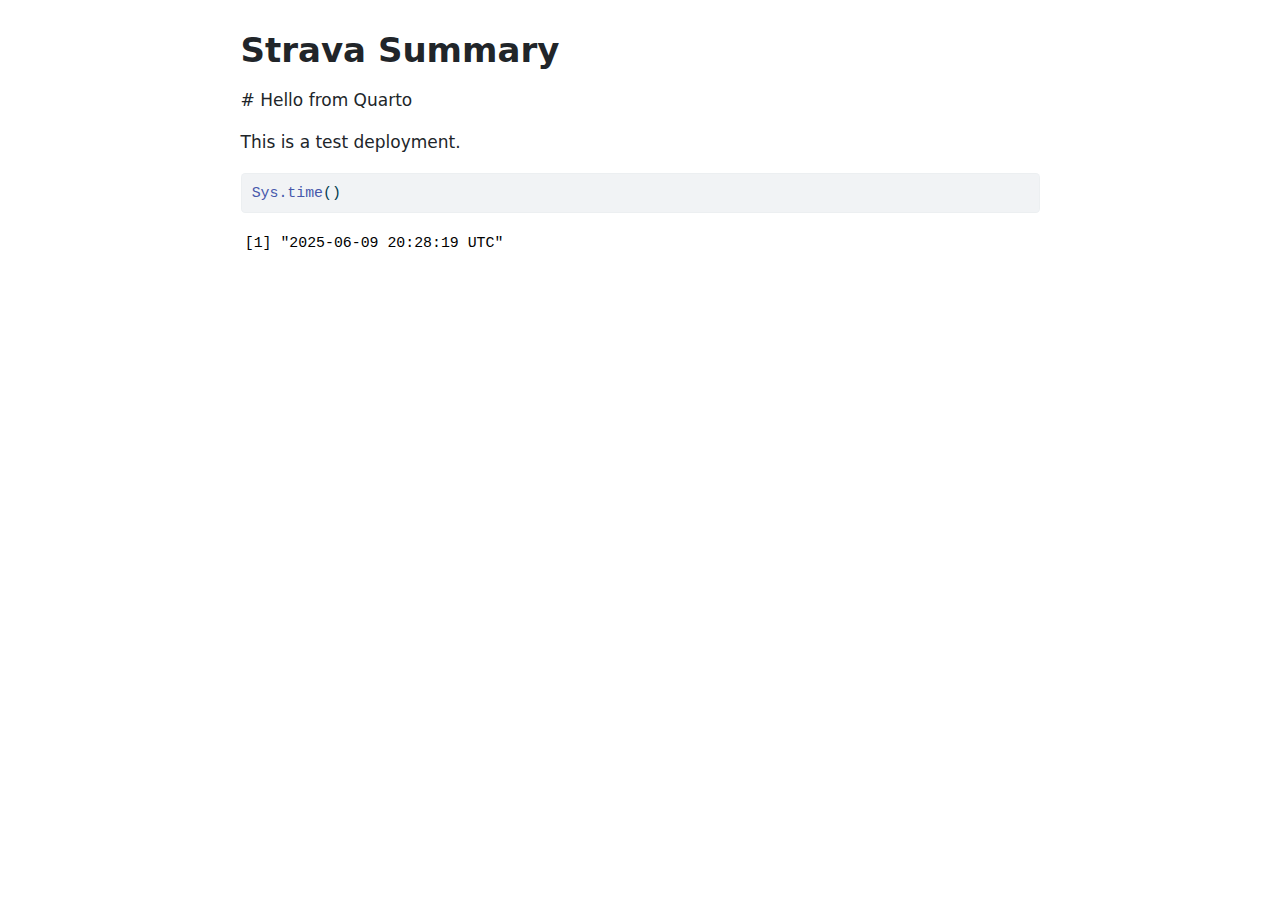
<file: index.html>
<!DOCTYPE html>
<html xmlns="http://www.w3.org/1999/xhtml" lang="en" xml:lang="en"><head>

<meta charset="utf-8">
<meta name="generator" content="quarto-1.7.31">

<meta name="viewport" content="width=device-width, initial-scale=1.0, user-scalable=yes">


<title>Strava Summary</title>
<style>
code{white-space: pre-wrap;}
span.smallcaps{font-variant: small-caps;}
div.columns{display: flex; gap: min(4vw, 1.5em);}
div.column{flex: auto; overflow-x: auto;}
div.hanging-indent{margin-left: 1.5em; text-indent: -1.5em;}
ul.task-list{list-style: none;}
ul.task-list li input[type="checkbox"] {
  width: 0.8em;
  margin: 0 0.8em 0.2em -1em; /* quarto-specific, see https://github.com/quarto-dev/quarto-cli/issues/4556 */ 
  vertical-align: middle;
}
/* CSS for syntax highlighting */
html { -webkit-text-size-adjust: 100%; }
pre > code.sourceCode { white-space: pre; position: relative; }
pre > code.sourceCode > span { display: inline-block; line-height: 1.25; }
pre > code.sourceCode > span:empty { height: 1.2em; }
.sourceCode { overflow: visible; }
code.sourceCode > span { color: inherit; text-decoration: inherit; }
div.sourceCode { margin: 1em 0; }
pre.sourceCode { margin: 0; }
@media screen {
div.sourceCode { overflow: auto; }
}
@media print {
pre > code.sourceCode { white-space: pre-wrap; }
pre > code.sourceCode > span { text-indent: -5em; padding-left: 5em; }
}
pre.numberSource code
  { counter-reset: source-line 0; }
pre.numberSource code > span
  { position: relative; left: -4em; counter-increment: source-line; }
pre.numberSource code > span > a:first-child::before
  { content: counter(source-line);
    position: relative; left: -1em; text-align: right; vertical-align: baseline;
    border: none; display: inline-block;
    -webkit-touch-callout: none; -webkit-user-select: none;
    -khtml-user-select: none; -moz-user-select: none;
    -ms-user-select: none; user-select: none;
    padding: 0 4px; width: 4em;
  }
pre.numberSource { margin-left: 3em;  padding-left: 4px; }
div.sourceCode
  {   }
@media screen {
pre > code.sourceCode > span > a:first-child::before { text-decoration: underline; }
}
</style>


<script src="site_libs/quarto-nav/quarto-nav.js"></script>
<script src="site_libs/clipboard/clipboard.min.js"></script>
<script src="site_libs/quarto-search/autocomplete.umd.js"></script>
<script src="site_libs/quarto-search/fuse.min.js"></script>
<script src="site_libs/quarto-search/quarto-search.js"></script>
<meta name="quarto:offset" content="./">
<script src="site_libs/quarto-html/quarto.js" type="module"></script>
<script src="site_libs/quarto-html/tabsets/tabsets.js" type="module"></script>
<script src="site_libs/quarto-html/popper.min.js"></script>
<script src="site_libs/quarto-html/tippy.umd.min.js"></script>
<script src="site_libs/quarto-html/anchor.min.js"></script>
<link href="site_libs/quarto-html/tippy.css" rel="stylesheet">
<link href="site_libs/quarto-html/quarto-syntax-highlighting-e1a5c8363afafaef2c763b6775fbf3ca.css" rel="stylesheet" id="quarto-text-highlighting-styles">
<script src="site_libs/bootstrap/bootstrap.min.js"></script>
<link href="site_libs/bootstrap/bootstrap-icons.css" rel="stylesheet">
<link href="site_libs/bootstrap/bootstrap-cdbe2947715757e022544ab09c2be4d9.min.css" rel="stylesheet" append-hash="true" id="quarto-bootstrap" data-mode="light">
<script id="quarto-search-options" type="application/json">{
  "location": "sidebar",
  "copy-button": false,
  "collapse-after": 3,
  "panel-placement": "start",
  "type": "textbox",
  "limit": 50,
  "keyboard-shortcut": [
    "f",
    "/",
    "s"
  ],
  "show-item-context": false,
  "language": {
    "search-no-results-text": "No results",
    "search-matching-documents-text": "matching documents",
    "search-copy-link-title": "Copy link to search",
    "search-hide-matches-text": "Hide additional matches",
    "search-more-match-text": "more match in this document",
    "search-more-matches-text": "more matches in this document",
    "search-clear-button-title": "Clear",
    "search-text-placeholder": "",
    "search-detached-cancel-button-title": "Cancel",
    "search-submit-button-title": "Submit",
    "search-label": "Search"
  }
}</script>


</head>

<body class="fullcontent quarto-light">

<div id="quarto-search-results"></div>
<!-- content -->
<div id="quarto-content" class="quarto-container page-columns page-rows-contents page-layout-article">
<!-- sidebar -->
<!-- margin-sidebar -->
    
<!-- main -->
<main class="content" id="quarto-document-content">

<header id="title-block-header" class="quarto-title-block default">
<div class="quarto-title">
<h1 class="title">Strava Summary</h1>
</div>



<div class="quarto-title-meta">

    
  
    
  </div>
  


</header>


<p># Hello from Quarto</p>
<p>This is a test deployment.</p>
<div class="cell">
<div class="sourceCode cell-code" id="cb1"><pre class="sourceCode r code-with-copy"><code class="sourceCode r"><span id="cb1-1"><a href="#cb1-1" aria-hidden="true" tabindex="-1"></a><span class="fu">Sys.time</span>()</span></code><button title="Copy to Clipboard" class="code-copy-button"><i class="bi"></i></button></pre></div>
<div class="cell-output cell-output-stdout">
<pre><code>[1] "2025-06-09 20:28:19 UTC"</code></pre>
</div>
</div>



</main> <!-- /main -->
<script id="quarto-html-after-body" type="application/javascript">
  window.document.addEventListener("DOMContentLoaded", function (event) {
    const icon = "";
    const anchorJS = new window.AnchorJS();
    anchorJS.options = {
      placement: 'right',
      icon: icon
    };
    anchorJS.add('.anchored');
    const isCodeAnnotation = (el) => {
      for (const clz of el.classList) {
        if (clz.startsWith('code-annotation-')) {                     
          return true;
        }
      }
      return false;
    }
    const onCopySuccess = function(e) {
      // button target
      const button = e.trigger;
      // don't keep focus
      button.blur();
      // flash "checked"
      button.classList.add('code-copy-button-checked');
      var currentTitle = button.getAttribute("title");
      button.setAttribute("title", "Copied!");
      let tooltip;
      if (window.bootstrap) {
        button.setAttribute("data-bs-toggle", "tooltip");
        button.setAttribute("data-bs-placement", "left");
        button.setAttribute("data-bs-title", "Copied!");
        tooltip = new bootstrap.Tooltip(button, 
          { trigger: "manual", 
            customClass: "code-copy-button-tooltip",
            offset: [0, -8]});
        tooltip.show();    
      }
      setTimeout(function() {
        if (tooltip) {
          tooltip.hide();
          button.removeAttribute("data-bs-title");
          button.removeAttribute("data-bs-toggle");
          button.removeAttribute("data-bs-placement");
        }
        button.setAttribute("title", currentTitle);
        button.classList.remove('code-copy-button-checked');
      }, 1000);
      // clear code selection
      e.clearSelection();
    }
    const getTextToCopy = function(trigger) {
        const codeEl = trigger.previousElementSibling.cloneNode(true);
        for (const childEl of codeEl.children) {
          if (isCodeAnnotation(childEl)) {
            childEl.remove();
          }
        }
        return codeEl.innerText;
    }
    const clipboard = new window.ClipboardJS('.code-copy-button:not([data-in-quarto-modal])', {
      text: getTextToCopy
    });
    clipboard.on('success', onCopySuccess);
    if (window.document.getElementById('quarto-embedded-source-code-modal')) {
      const clipboardModal = new window.ClipboardJS('.code-copy-button[data-in-quarto-modal]', {
        text: getTextToCopy,
        container: window.document.getElementById('quarto-embedded-source-code-modal')
      });
      clipboardModal.on('success', onCopySuccess);
    }
      var localhostRegex = new RegExp(/^(?:http|https):\/\/localhost\:?[0-9]*\//);
      var mailtoRegex = new RegExp(/^mailto:/);
        var filterRegex = new RegExp('/' + window.location.host + '/');
      var isInternal = (href) => {
          return filterRegex.test(href) || localhostRegex.test(href) || mailtoRegex.test(href);
      }
      // Inspect non-navigation links and adorn them if external
     var links = window.document.querySelectorAll('a[href]:not(.nav-link):not(.navbar-brand):not(.toc-action):not(.sidebar-link):not(.sidebar-item-toggle):not(.pagination-link):not(.no-external):not([aria-hidden]):not(.dropdown-item):not(.quarto-navigation-tool):not(.about-link)');
      for (var i=0; i<links.length; i++) {
        const link = links[i];
        if (!isInternal(link.href)) {
          // undo the damage that might have been done by quarto-nav.js in the case of
          // links that we want to consider external
          if (link.dataset.originalHref !== undefined) {
            link.href = link.dataset.originalHref;
          }
        }
      }
    function tippyHover(el, contentFn, onTriggerFn, onUntriggerFn) {
      const config = {
        allowHTML: true,
        maxWidth: 500,
        delay: 100,
        arrow: false,
        appendTo: function(el) {
            return el.parentElement;
        },
        interactive: true,
        interactiveBorder: 10,
        theme: 'quarto',
        placement: 'bottom-start',
      };
      if (contentFn) {
        config.content = contentFn;
      }
      if (onTriggerFn) {
        config.onTrigger = onTriggerFn;
      }
      if (onUntriggerFn) {
        config.onUntrigger = onUntriggerFn;
      }
      window.tippy(el, config); 
    }
    const noterefs = window.document.querySelectorAll('a[role="doc-noteref"]');
    for (var i=0; i<noterefs.length; i++) {
      const ref = noterefs[i];
      tippyHover(ref, function() {
        // use id or data attribute instead here
        let href = ref.getAttribute('data-footnote-href') || ref.getAttribute('href');
        try { href = new URL(href).hash; } catch {}
        const id = href.replace(/^#\/?/, "");
        const note = window.document.getElementById(id);
        if (note) {
          return note.innerHTML;
        } else {
          return "";
        }
      });
    }
    const xrefs = window.document.querySelectorAll('a.quarto-xref');
    const processXRef = (id, note) => {
      // Strip column container classes
      const stripColumnClz = (el) => {
        el.classList.remove("page-full", "page-columns");
        if (el.children) {
          for (const child of el.children) {
            stripColumnClz(child);
          }
        }
      }
      stripColumnClz(note)
      if (id === null || id.startsWith('sec-')) {
        // Special case sections, only their first couple elements
        const container = document.createElement("div");
        if (note.children && note.children.length > 2) {
          container.appendChild(note.children[0].cloneNode(true));
          for (let i = 1; i < note.children.length; i++) {
            const child = note.children[i];
            if (child.tagName === "P" && child.innerText === "") {
              continue;
            } else {
              container.appendChild(child.cloneNode(true));
              break;
            }
          }
          if (window.Quarto?.typesetMath) {
            window.Quarto.typesetMath(container);
          }
          return container.innerHTML
        } else {
          if (window.Quarto?.typesetMath) {
            window.Quarto.typesetMath(note);
          }
          return note.innerHTML;
        }
      } else {
        // Remove any anchor links if they are present
        const anchorLink = note.querySelector('a.anchorjs-link');
        if (anchorLink) {
          anchorLink.remove();
        }
        if (window.Quarto?.typesetMath) {
          window.Quarto.typesetMath(note);
        }
        if (note.classList.contains("callout")) {
          return note.outerHTML;
        } else {
          return note.innerHTML;
        }
      }
    }
    for (var i=0; i<xrefs.length; i++) {
      const xref = xrefs[i];
      tippyHover(xref, undefined, function(instance) {
        instance.disable();
        let url = xref.getAttribute('href');
        let hash = undefined; 
        if (url.startsWith('#')) {
          hash = url;
        } else {
          try { hash = new URL(url).hash; } catch {}
        }
        if (hash) {
          const id = hash.replace(/^#\/?/, "");
          const note = window.document.getElementById(id);
          if (note !== null) {
            try {
              const html = processXRef(id, note.cloneNode(true));
              instance.setContent(html);
            } finally {
              instance.enable();
              instance.show();
            }
          } else {
            // See if we can fetch this
            fetch(url.split('#')[0])
            .then(res => res.text())
            .then(html => {
              const parser = new DOMParser();
              const htmlDoc = parser.parseFromString(html, "text/html");
              const note = htmlDoc.getElementById(id);
              if (note !== null) {
                const html = processXRef(id, note);
                instance.setContent(html);
              } 
            }).finally(() => {
              instance.enable();
              instance.show();
            });
          }
        } else {
          // See if we can fetch a full url (with no hash to target)
          // This is a special case and we should probably do some content thinning / targeting
          fetch(url)
          .then(res => res.text())
          .then(html => {
            const parser = new DOMParser();
            const htmlDoc = parser.parseFromString(html, "text/html");
            const note = htmlDoc.querySelector('main.content');
            if (note !== null) {
              // This should only happen for chapter cross references
              // (since there is no id in the URL)
              // remove the first header
              if (note.children.length > 0 && note.children[0].tagName === "HEADER") {
                note.children[0].remove();
              }
              const html = processXRef(null, note);
              instance.setContent(html);
            } 
          }).finally(() => {
            instance.enable();
            instance.show();
          });
        }
      }, function(instance) {
      });
    }
        let selectedAnnoteEl;
        const selectorForAnnotation = ( cell, annotation) => {
          let cellAttr = 'data-code-cell="' + cell + '"';
          let lineAttr = 'data-code-annotation="' +  annotation + '"';
          const selector = 'span[' + cellAttr + '][' + lineAttr + ']';
          return selector;
        }
        const selectCodeLines = (annoteEl) => {
          const doc = window.document;
          const targetCell = annoteEl.getAttribute("data-target-cell");
          const targetAnnotation = annoteEl.getAttribute("data-target-annotation");
          const annoteSpan = window.document.querySelector(selectorForAnnotation(targetCell, targetAnnotation));
          const lines = annoteSpan.getAttribute("data-code-lines").split(",");
          const lineIds = lines.map((line) => {
            return targetCell + "-" + line;
          })
          let top = null;
          let height = null;
          let parent = null;
          if (lineIds.length > 0) {
              //compute the position of the single el (top and bottom and make a div)
              const el = window.document.getElementById(lineIds[0]);
              top = el.offsetTop;
              height = el.offsetHeight;
              parent = el.parentElement.parentElement;
            if (lineIds.length > 1) {
              const lastEl = window.document.getElementById(lineIds[lineIds.length - 1]);
              const bottom = lastEl.offsetTop + lastEl.offsetHeight;
              height = bottom - top;
            }
            if (top !== null && height !== null && parent !== null) {
              // cook up a div (if necessary) and position it 
              let div = window.document.getElementById("code-annotation-line-highlight");
              if (div === null) {
                div = window.document.createElement("div");
                div.setAttribute("id", "code-annotation-line-highlight");
                div.style.position = 'absolute';
                parent.appendChild(div);
              }
              div.style.top = top - 2 + "px";
              div.style.height = height + 4 + "px";
              div.style.left = 0;
              let gutterDiv = window.document.getElementById("code-annotation-line-highlight-gutter");
              if (gutterDiv === null) {
                gutterDiv = window.document.createElement("div");
                gutterDiv.setAttribute("id", "code-annotation-line-highlight-gutter");
                gutterDiv.style.position = 'absolute';
                const codeCell = window.document.getElementById(targetCell);
                const gutter = codeCell.querySelector('.code-annotation-gutter');
                gutter.appendChild(gutterDiv);
              }
              gutterDiv.style.top = top - 2 + "px";
              gutterDiv.style.height = height + 4 + "px";
            }
            selectedAnnoteEl = annoteEl;
          }
        };
        const unselectCodeLines = () => {
          const elementsIds = ["code-annotation-line-highlight", "code-annotation-line-highlight-gutter"];
          elementsIds.forEach((elId) => {
            const div = window.document.getElementById(elId);
            if (div) {
              div.remove();
            }
          });
          selectedAnnoteEl = undefined;
        };
          // Handle positioning of the toggle
      window.addEventListener(
        "resize",
        throttle(() => {
          elRect = undefined;
          if (selectedAnnoteEl) {
            selectCodeLines(selectedAnnoteEl);
          }
        }, 10)
      );
      function throttle(fn, ms) {
      let throttle = false;
      let timer;
        return (...args) => {
          if(!throttle) { // first call gets through
              fn.apply(this, args);
              throttle = true;
          } else { // all the others get throttled
              if(timer) clearTimeout(timer); // cancel #2
              timer = setTimeout(() => {
                fn.apply(this, args);
                timer = throttle = false;
              }, ms);
          }
        };
      }
        // Attach click handler to the DT
        const annoteDls = window.document.querySelectorAll('dt[data-target-cell]');
        for (const annoteDlNode of annoteDls) {
          annoteDlNode.addEventListener('click', (event) => {
            const clickedEl = event.target;
            if (clickedEl !== selectedAnnoteEl) {
              unselectCodeLines();
              const activeEl = window.document.querySelector('dt[data-target-cell].code-annotation-active');
              if (activeEl) {
                activeEl.classList.remove('code-annotation-active');
              }
              selectCodeLines(clickedEl);
              clickedEl.classList.add('code-annotation-active');
            } else {
              // Unselect the line
              unselectCodeLines();
              clickedEl.classList.remove('code-annotation-active');
            }
          });
        }
    const findCites = (el) => {
      const parentEl = el.parentElement;
      if (parentEl) {
        const cites = parentEl.dataset.cites;
        if (cites) {
          return {
            el,
            cites: cites.split(' ')
          };
        } else {
          return findCites(el.parentElement)
        }
      } else {
        return undefined;
      }
    };
    var bibliorefs = window.document.querySelectorAll('a[role="doc-biblioref"]');
    for (var i=0; i<bibliorefs.length; i++) {
      const ref = bibliorefs[i];
      const citeInfo = findCites(ref);
      if (citeInfo) {
        tippyHover(citeInfo.el, function() {
          var popup = window.document.createElement('div');
          citeInfo.cites.forEach(function(cite) {
            var citeDiv = window.document.createElement('div');
            citeDiv.classList.add('hanging-indent');
            citeDiv.classList.add('csl-entry');
            var biblioDiv = window.document.getElementById('ref-' + cite);
            if (biblioDiv) {
              citeDiv.innerHTML = biblioDiv.innerHTML;
            }
            popup.appendChild(citeDiv);
          });
          return popup.innerHTML;
        });
      }
    }
  });
  </script>
</div> <!-- /content -->




</body></html>
</file>
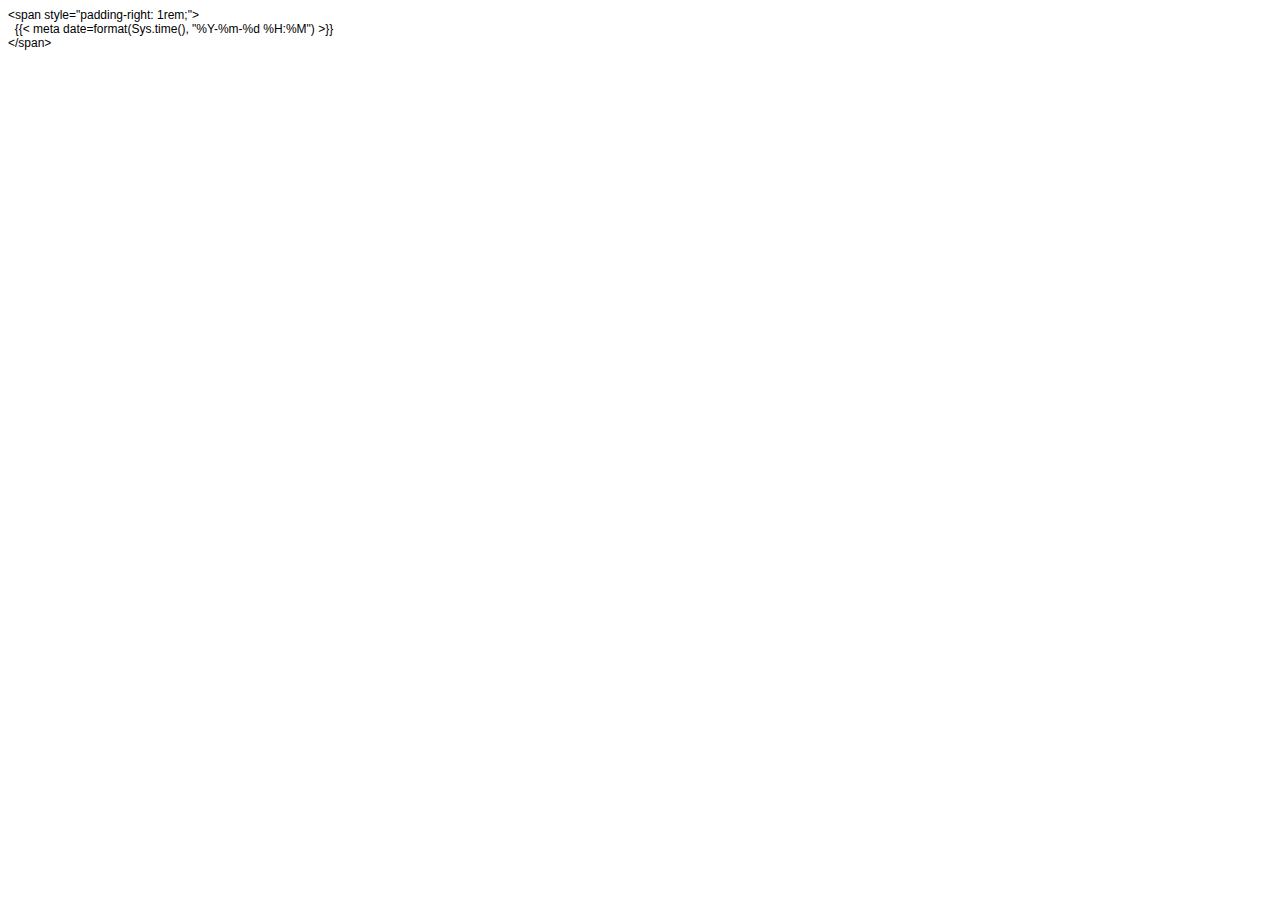
<file: stravawattz-time.html>
<!DOCTYPE html PUBLIC "-//W3C//DTD HTML 4.01//EN" "http://www.w3.org/TR/html4/strict.dtd">
<html>
<head>
  <meta http-equiv="Content-Type" content="text/html; charset=utf-8">
  <meta http-equiv="Content-Style-Type" content="text/css">
  <title></title>
  <meta name="Generator" content="Cocoa HTML Writer">
  <meta name="CocoaVersion" content="2299.77">
  <style type="text/css">
    p.p1 {margin: 0.0px 0.0px 0.0px 0.0px; font: 12.0px Helvetica}
  </style>
</head>
<body>
<p class="p1">&lt;span style="padding-right: 1rem;"&gt;</p>
<p class="p1"><span class="Apple-converted-space">  </span>{{&lt; meta date=format(Sys.time(), "%Y-%m-%d %H:%M") &gt;}}</p>
<p class="p1">&lt;/span&gt;</p>
</body>
</html>
</file>
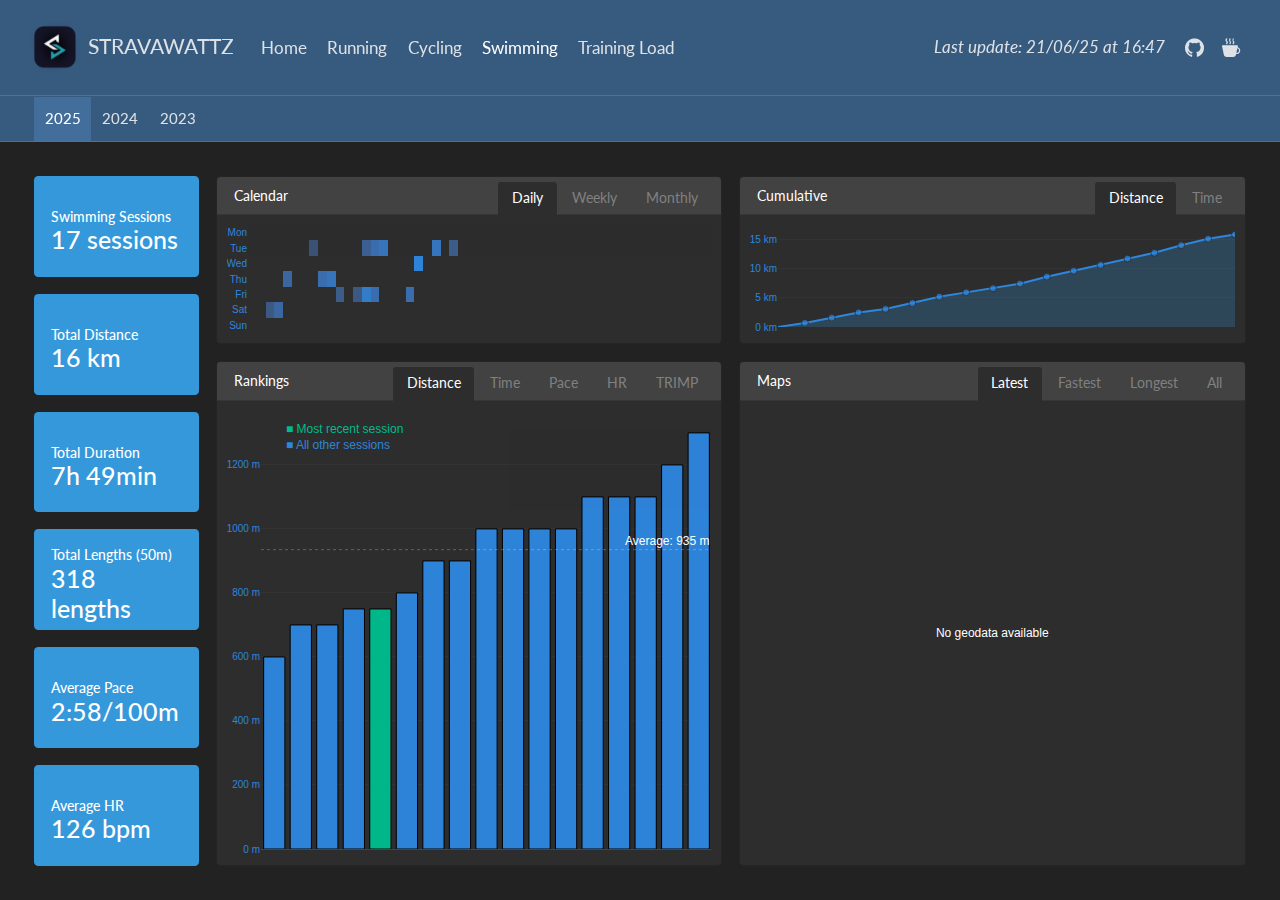
<file: docs/swimming.html>
<!DOCTYPE html>
<html xmlns="http://www.w3.org/1999/xhtml" lang="en" xml:lang="en"><head>

<meta charset="utf-8">
<meta name="generator" content="quarto-1.7.32">

<meta name="viewport" content="width=device-width, initial-scale=1.0, user-scalable=yes">


<title>swimming – STRAVAWATTZ</title>
<style>
code{white-space: pre-wrap;}
span.smallcaps{font-variant: small-caps;}
div.columns{display: flex; gap: min(4vw, 1.5em);}
div.column{flex: auto; overflow-x: auto;}
div.hanging-indent{margin-left: 1.5em; text-indent: -1.5em;}
ul.task-list{list-style: none;}
ul.task-list li input[type="checkbox"] {
  width: 0.8em;
  margin: 0 0.8em 0.2em -1em; /* quarto-specific, see https://github.com/quarto-dev/quarto-cli/issues/4556 */ 
  vertical-align: middle;
}
</style>


<script src="site_libs/quarto-nav/quarto-nav.js"></script>
<script src="site_libs/quarto-nav/headroom.min.js"></script>
<link href="./stravawattz.png" rel="icon" type="image/png"><link href="./stravawattz_apple.png" rel="apple-touch-icon">
<script src="site_libs/clipboard/clipboard.min.js"></script>
<script src="site_libs/quarto-html/quarto.js" type="module"></script>
<script src="site_libs/quarto-html/tabsets/tabsets.js" type="module"></script>
<script src="site_libs/quarto-html/popper.min.js"></script>
<script src="site_libs/quarto-html/tippy.umd.min.js"></script>
<script src="site_libs/quarto-html/anchor.min.js"></script>
<link href="site_libs/quarto-html/tippy.css" rel="stylesheet">
<link href="site_libs/quarto-html/quarto-syntax-highlighting-37eea08aefeeee20ff55810ff984fec1.css" rel="stylesheet" class="quarto-color-scheme" id="quarto-text-highlighting-styles">
<link href="site_libs/quarto-html/quarto-syntax-highlighting-dark-2fef5ea3f8957b3e4ecc936fc74692ca.css" rel="stylesheet" class="quarto-color-scheme quarto-color-alternate" id="quarto-text-highlighting-styles">
<link href="site_libs/quarto-html/quarto-syntax-highlighting-37eea08aefeeee20ff55810ff984fec1.css" rel="stylesheet" class="quarto-color-scheme-extra" id="quarto-text-highlighting-styles">
<script src="site_libs/bootstrap/bootstrap.min.js"></script>
<link href="site_libs/bootstrap/bootstrap-icons.css" rel="stylesheet">
<link href="site_libs/bootstrap/bootstrap-9fe4a159e70e62c88a53e2b126fd32c3.min.css" rel="stylesheet" append-hash="true" class="quarto-color-scheme" id="quarto-bootstrap" data-mode="dark">
<link href="site_libs/bootstrap/bootstrap-dark-9fe4a159e70e62c88a53e2b126fd32c3.min.css" rel="stylesheet" append-hash="true" class="quarto-color-scheme quarto-color-alternate" id="quarto-bootstrap" data-mode="dark">
<link href="site_libs/bootstrap/bootstrap-9fe4a159e70e62c88a53e2b126fd32c3.min.css" rel="stylesheet" append-hash="true" class="quarto-color-scheme-extra" id="quarto-bootstrap" data-mode="dark">
<script src="site_libs/quarto-dashboard/quarto-dashboard.js"></script>
<script src="site_libs/quarto-dashboard/stickythead.js"></script>



<script src="site_libs/quarto-dashboard/web-components.js" type="module"></script>
<script src="site_libs/quarto-dashboard/components.js"></script>

<script id="quarto-search-options" type="application/json">{
  "language": {
    "search-no-results-text": "No results",
    "search-matching-documents-text": "matching documents",
    "search-copy-link-title": "Copy link to search",
    "search-hide-matches-text": "Hide additional matches",
    "search-more-match-text": "more match in this document",
    "search-more-matches-text": "more matches in this document",
    "search-clear-button-title": "Clear",
    "search-text-placeholder": "",
    "search-detached-cancel-button-title": "Cancel",
    "search-submit-button-title": "Submit",
    "search-label": "Search"
  }
}</script>
<link href="site_libs/htmltools-fill-0.5.8.1/fill.css" rel="stylesheet">
<script src="site_libs/htmlwidgets-1.6.4/htmlwidgets.js"></script>
<script src="site_libs/plotly-binding-4.11.0/plotly.js"></script>
<script src="site_libs/typedarray-0.1/typedarray.min.js"></script>
<script src="site_libs/jquery-3.5.1/jquery.min.js"></script>
<link href="site_libs/crosstalk-1.2.1/css/crosstalk.min.css" rel="stylesheet">
<script src="site_libs/crosstalk-1.2.1/js/crosstalk.min.js"></script>
<link href="site_libs/plotly-htmlwidgets-css-2.11.1/plotly-htmlwidgets.css" rel="stylesheet">
<script src="site_libs/plotly-main-2.11.1/plotly-latest.min.js"></script>


</head>

<body class="quarto-dashboard nav-fixed dashboard-fill fullcontent quarto-light">


<div id="quarto-search-results"></div>
  <header id="quarto-header" class="headroom fixed-top">
    <nav class="navbar navbar-expand-lg " data-bs-theme="dark">
      <div class="navbar-container container-fluid">
      <div class="navbar-brand-container mx-auto">
    <a href="./index.html" class="navbar-brand navbar-brand-logo">
    <img src="./stravawattz.png" alt="" class="navbar-logo">
    </a>
    <a class="navbar-brand" href="./index.html">
    <span class="navbar-title">STRAVAWATTZ</span>
    </a>
  </div>
          <button class="navbar-toggler" type="button" data-bs-toggle="collapse" data-bs-target="#navbarCollapse" aria-controls="navbarCollapse" role="menu" aria-expanded="false" aria-label="Toggle navigation" onclick="if (window.quartoToggleHeadroom) { window.quartoToggleHeadroom(); }">
  <span class="navbar-toggler-icon"></span>
</button>
          <div class="collapse navbar-collapse" id="navbarCollapse">
            <ul class="navbar-nav navbar-nav-scroll me-auto">
  <li class="nav-item">
    <a class="nav-link" href="./index.html"> 
<span class="menu-text">Home</span></a>
  </li>  
  <li class="nav-item">
    <a class="nav-link" href="./running.html"> 
<span class="menu-text">Running</span></a>
  </li>  
  <li class="nav-item">
    <a class="nav-link" href="./cycling.html"> 
<span class="menu-text">Cycling</span></a>
  </li>  
  <li class="nav-item">
    <a class="nav-link active" href="./swimming.html" aria-current="page"> 
<span class="menu-text">Swimming</span></a>
  </li>  
  <li class="nav-item">
    <a class="nav-link" href="./training.html"> 
<span class="menu-text">Training Load</span></a>
  </li>  
</ul>
            <ul class="navbar-nav navbar-nav-scroll ms-auto">
  <li class="nav-item">
    <span class="nav-link">
<span class="menu-text"><i>Last update: 21/06/25 at 16:47</i></span>
    </span>
  </li>  
  <li class="nav-item compact">
    <a class="nav-link" href="https://www.github.com"> <i class="bi bi-github" role="img">
</i> 
<span class="menu-text"></span></a>
  </li>  
  <li class="nav-item compact">
    <a class="nav-link" href="https://www.github.com"> <i class="bi bi-cup-hot-fill" role="img">
</i> 
<span class="menu-text"></span></a>
  </li>  
</ul>
          </div> <!-- /navcollapse -->
            <div class="quarto-navbar-tools">
</div>
      </div> <!-- /container-fluid -->
    </nav>
<header id="quarto-dashboard-header">
<nav class="navbar navbar-expand-md slim" data-bs-theme="dark">
  <div class="navbar-container container-fluid">
    <button class="navbar-toggler" type="button" data-bs-toggle="collapse" data-bs-target="#dashboard-collapse" aria-controls="dashboard-collapse" aria-expanded="false" aria-label="Toggle navigation">
      <span class="navbar-toggler-icon"></span>
    </button>    


<div id="dashboard-collapse" class="navbar-collapse collapse"><ul class="navbar-nav navbar-nav-scroll me-auto" role="tablist"><li class="nav-item" role="presentation"><a id="tab-section" class="nav-link active" data-bs-toggle="tab" role="tab" data-bs-target="#section" data-scrolling="false" href="#section" aria-controls="section" aria-selected="true"><span class="nav-link-text">2025</span></a></li><li class="nav-item" role="presentation"><a id="tab-section-1" class="nav-link" data-bs-toggle="tab" role="tab" data-bs-target="#section-1" data-scrolling="false" href="#section-1" aria-controls="section-1" aria-selected="false"><span class="nav-link-text">2024</span></a></li><li class="nav-item" role="presentation"><a id="tab-section-2" class="nav-link" data-bs-toggle="tab" role="tab" data-bs-target="#section-2" data-scrolling="false" href="#section-2" aria-controls="section-2" aria-selected="false"><span class="nav-link-text">2023</span></a></li></ul></div></div></nav>
</header></header>
<!-- content -->
<div id="quarto-content" class="quarto-container page-layout-custom page-navbar quarto-dashboard-content bslib-gap-spacing html-fill-container bslib-page-fill quarto-dashboard-pages">
<!-- sidebar -->
<!-- margin-sidebar -->
<!-- main -->

<div class="bslib-grid-item html-fill-item tab-content bslib-grid" data-layout="fill" style="display: grid; grid-template-rows: minmax(3em, 1fr); grid-auto-columns: minmax(0, 1fr);">
<div id="section" class="dashboard-page tab-pane show active html-fill-item html-fill-container" data-orientation="rows" aria-labelledby="tab-section">
<div class="html-fill-item html-fill-container bslib-grid" style="display: grid; grid-template-rows: minmax(3em, 100fr); grid-auto-columns: minmax(0, 1fr);">
<div class="html-fill-item html-fill-container bslib-grid" style="display: grid; grid-template-columns: minmax(3em, 14fr) minmax(3em, 43fr) minmax(3em, 43fr);
grid-auto-rows: minmax(0, 1fr);">
<div class="html-fill-item html-fill-container bslib-grid" style="display: grid; grid-template-rows: minmax(3em, 20fr) minmax(3em, 20fr) minmax(3em, 20fr) minmax(3em, 20fr) minmax(3em, 20fr) minmax(3em, 20fr); grid-auto-columns: minmax(0, 1fr);">
<div class="html-fill-item html-fill-container bslib-grid" style="display: grid; grid-template-columns: minmax(3em, 1fr);
grid-auto-rows: minmax(0, 1fr);">
<div class="card valuebox cell html-fill-item html-fill-container bslib-card bslib-value-box bg-info" data-bslib-card-init="" data-require-bs-caller="card()">
<div class="card-body html-fill-item html-fill-container">
<div data-title="Swimming Sessions" class="html-fill-item html-fill-container value-box-grid">
<div class="value-box-area">
<p class="value-box-title">
Swimming Sessions
</p>
<p class="value-box-value">
17 sessions
</p>
</div>
</div>
</div>
<script data-bslib-card-init="">bslib.Card.initializeAllCards();</script></div>
</div>
<div class="html-fill-item html-fill-container bslib-grid" style="display: grid; grid-template-columns: minmax(3em, 1fr);
grid-auto-rows: minmax(0, 1fr);">
<div class="card valuebox cell html-fill-item html-fill-container bslib-card bslib-value-box bg-info" data-bslib-card-init="" data-require-bs-caller="card()">
<div class="card-body html-fill-item html-fill-container">
<div class="html-fill-item html-fill-container value-box-grid">
<div class="value-box-area">
<p class="value-box-title">
Total Distance
</p>
<p class="value-box-value">
16 km
</p>
</div>
</div>
</div>
<script data-bslib-card-init="">bslib.Card.initializeAllCards();</script></div>
</div>
<div class="html-fill-item html-fill-container bslib-grid" style="display: grid; grid-template-columns: minmax(3em, 1fr);
grid-auto-rows: minmax(0, 1fr);">
<div class="card valuebox cell html-fill-item html-fill-container bslib-card bslib-value-box bg-info" data-bslib-card-init="" data-require-bs-caller="card()">
<div class="card-body html-fill-item html-fill-container">
<div class="html-fill-item html-fill-container value-box-grid">
<div class="value-box-area">
<p class="value-box-title">
Total Duration
</p>
<p class="value-box-value">
7h 49min
</p>
</div>
</div>
</div>
<script data-bslib-card-init="">bslib.Card.initializeAllCards();</script></div>
</div>
<div class="html-fill-item html-fill-container bslib-grid" style="display: grid; grid-template-columns: minmax(3em, 1fr);
grid-auto-rows: minmax(0, 1fr);">
<div class="card valuebox cell html-fill-item html-fill-container bslib-card bslib-value-box bg-info" data-bslib-card-init="" data-require-bs-caller="card()">
<div class="card-body html-fill-item html-fill-container">
<div class="html-fill-item html-fill-container value-box-grid">
<div class="value-box-area">
<p class="value-box-title">
Total Lengths (50m)
</p>
<p class="value-box-value">
318 lengths
</p>
</div>
</div>
</div>
<script data-bslib-card-init="">bslib.Card.initializeAllCards();</script></div>
</div>
<div class="html-fill-item html-fill-container bslib-grid" style="display: grid; grid-template-columns: minmax(3em, 1fr);
grid-auto-rows: minmax(0, 1fr);">
<div class="card valuebox cell html-fill-item html-fill-container bslib-card bslib-value-box bg-info" data-bslib-card-init="" data-require-bs-caller="card()">
<div class="card-body html-fill-item html-fill-container">
<div class="html-fill-item html-fill-container value-box-grid">
<div class="value-box-area">
<p class="value-box-title">
Average Pace
</p>
<p class="value-box-value">
2:58/100m
</p>
</div>
</div>
</div>
<script data-bslib-card-init="">bslib.Card.initializeAllCards();</script></div>
</div>
<div class="html-fill-item html-fill-container bslib-grid" style="display: grid; grid-template-columns: minmax(3em, 1fr);
grid-auto-rows: minmax(0, 1fr);">
<div class="card valuebox cell html-fill-item html-fill-container bslib-card bslib-value-box bg-info" data-bslib-card-init="" data-require-bs-caller="card()">
<div class="card-body html-fill-item html-fill-container">
<div class="html-fill-item html-fill-container value-box-grid">
<div class="value-box-area">
<p class="value-box-title">
Average HR
</p>
<p class="value-box-value">
126 bpm
</p>
</div>
</div>
</div>
<script data-bslib-card-init="">bslib.Card.initializeAllCards();</script></div>
</div>
</div><div class="html-fill-item html-fill-container bslib-grid" style="display: grid; grid-template-rows: minmax(3em, 25fr) minmax(3em, 75fr); grid-auto-columns: minmax(0, 1fr);">
<div class="html-fill-item html-fill-container bslib-grid" style="display: grid; grid-template-columns: minmax(3em, 1fr);
grid-auto-rows: minmax(0, 1fr);">
<div class="card tabset html-fill-item html-fill-container bslib-card" data-title="Calendar" data-bslib-card-init="" data-require-bs-caller="card()">
<div class="card-header bslib-navs-card-title"><div class="card-title"><span style="display: inline">
Calendar
</span></div><ul class="nav nav-tabs card-header-tabs" role="tablist" data-tabsetid="card-tabset-7"><li class="nav-item" role="presentation"><a href="#card-tabset-7-1" role="tab" data-toggle="tab" data-bs-toggle="tab" data-value="Daily" aria-selected="true" class="nav-link active">Daily</a></li><li class="nav-item" role="presentation"><a href="#card-tabset-7-2" role="tab" data-toggle="tab" data-bs-toggle="tab" data-value="Weekly" aria-selected="false" class="nav-link">Weekly</a></li><li class="nav-item" role="presentation"><a href="#card-tabset-7-3" role="tab" data-toggle="tab" data-bs-toggle="tab" data-value="Monthly" aria-selected="false" class="nav-link">Monthly</a></li></ul></div>



<div class="tab-content html-fill-item html-fill-container" data-tabset-id="card-tabset-7"><div class="tab-pane active show html-fill-item html-fill-container" role="tabpanel" id="card-tabset-7-1"><div class="card-body html-fill-item html-fill-container" data-title="Daily">
<div class="cell-output-display html-fill-item html-fill-container">
<div class="plotly html-widget html-fill-item html-fill-container" id="htmlwidget-069f75e970f71d7e6ae8" style="width:100%;height:406px;"></div>
<script type="application/json" data-for="htmlwidget-069f75e970f71d7e6ae8">{"x":{"visdat":{"38713b391602":["function () ","plotlyVisDat"]},"cur_data":"38713b391602","attrs":{"38713b391602":{"x":{},"y":{},"z":{},"zmax":1300,"showscale":false,"text":{},"hoverinfo":"text","opacity":0.96999999999999997,"colors":["#2d2d2d","#2e86de"],"alpha_stroke":1,"sizes":[10,100],"spans":[1,20],"type":"heatmap"}},"layout":{"margin":{"b":0,"l":0,"t":0,"r":0},"paper_bgcolor":"#2d2d2d","plot_bgcolor":"#2d2d2d","hoverlabel":{"font":{"color":"white"},"bgcolor":"#2d2d2d","bordercolor":"#2e86de"},"yaxis":{"domain":[0,1],"automargin":true,"tickfont":{"size":10,"color":"#2e86de"},"title":null,"visible":true,"showticklabels":true,"ticks":"","fixedrange":true,"side":"top","gridcolor":[],"gridwidth":0.25,"type":"category","categoryorder":"array","categoryarray":["Sun","Sat","Fri","Thu","Wed","Tue","Mon"]},"xaxis":{"domain":[0,1],"automargin":true,"zeroline":false,"tickfont":{"size":10,"color":"#2e86de"},"title":null,"visible":true,"showticklabels":false,"ticks":"","tickmode":"array","tickvals":[1,2,3,4,5,6,7,8,9,10,11,12,13,14,15,16,17,18,19,20,21,22,23,24,25,26,27,28,29,30,31,32,33,34,35,36,37,38,39,40,41,42,43,44,45,46,47,48,49,50,51,52,53],"tickangle":-90,"ticktext":["01","02","03","04","05","06","07","08","09","10","11","12","13","14","15","16","17","18","19","20","21","22","23","24","25","26","27","28","29","30","31","32","33","34","35","36","37","38","39","40","41","42","43","44","45","46","47","48","49","50","51","52","53"],"fixedrange":true,"gridcolor":[],"gridwidth":0.25},"scene":{"zaxis":{"title":"distance"}},"hovermode":"closest","showlegend":false},"source":"A","config":{"modeBarButtonsToAdd":["hoverclosest","hovercompare"],"showSendToCloud":false,"displayModeBar":false,"staticPlot":false},"data":[{"colorbar":{"title":"distance","ticklen":2},"colorscale":[["0","rgba(45,45,45,1)"],["0.0416666666666667","rgba(47,48,51,1)"],["0.0833333333333333","rgba(49,52,58,1)"],["0.125","rgba(51,55,65,1)"],["0.166666666666667","rgba(52,58,71,1)"],["0.208333333333333","rgba(54,62,78,1)"],["0.25","rgba(55,65,85,1)"],["0.291666666666667","rgba(57,69,92,1)"],["0.333333333333333","rgba(58,73,99,1)"],["0.375","rgba(59,76,106,1)"],["0.416666666666667","rgba(59,80,113,1)"],["0.458333333333333","rgba(60,84,121,1)"],["0.5","rgba(60,87,128,1)"],["0.541666666666667","rgba(61,91,136,1)"],["0.583333333333333","rgba(61,95,143,1)"],["0.625","rgba(61,99,151,1)"],["0.666666666666667","rgba(60,102,158,1)"],["0.708333333333333","rgba(60,106,166,1)"],["0.75","rgba(59,110,174,1)"],["0.791666666666667","rgba(58,114,182,1)"],["0.833333333333333","rgba(56,118,190,1)"],["0.875","rgba(54,122,198,1)"],["0.916666666666667","rgba(52,126,206,1)"],["0.958333333333333","rgba(49,130,214,1)"],["1","rgba(46,134,222,1)"]],"showscale":false,"x":[1,1,1,1,1,2,2,2,2,2,2,2,3,3,3,3,3,3,3,4,4,4,4,4,4,4,5,5,5,5,5,5,5,6,6,6,6,6,6,6,7,7,7,7,7,7,7,8,8,8,8,8,8,8,9,9,9,9,9,9,9,10,10,10,10,10,10,10,11,11,11,11,11,11,11,12,12,12,12,12,12,12,13,13,13,13,13,13,13,14,14,14,14,14,14,14,15,15,15,15,15,15,15,16,16,16,16,16,16,16,17,17,17,17,17,17,17,18,18,18,18,18,18,18,19,19,19,19,19,19,19,20,20,20,20,20,20,20,21,21,21,21,21,21,21,22,22,22,22,22,22,22,23,23,23,23,23,23,23,24,24,24,24,24,24,24,25,25,25,25,25,25,25,26,26,26,26,26,26,26,27,27,27,27,27,27,27,28,28,28,28,28,28,28,29,29,29,29,29,29,29,30,30,30,30,30,30,30,31,31,31,31,31,31,31,32,32,32,32,32,32,32,33,33,33,33,33,33,33,34,34,34,34,34,34,34,35,35,35,35,35,35,35,36,36,36,36,36,36,36,37,37,37,37,37,37,37,38,38,38,38,38,38,38,39,39,39,39,39,39,39,40,40,40,40,40,40,40,41,41,41,41,41,41,41,42,42,42,42,42,42,42,43,43,43,43,43,43,43,44,44,44,44,44,44,44,45,45,45,45,45,45,45,46,46,46,46,46,46,46,47,47,47,47,47,47,47,48,48,48,48,48,48,48,49,49,49,49,49,49,49,50,50,50,50,50,50,50,51,51,51,51,51,51,51,52,52,52,52,52,52,52,53,53,53,53,53,53,53,1,1],"y":["Wed","Thu","Fri","Sat","Sun","Mon","Tue","Wed","Thu","Fri","Sat","Sun","Mon","Tue","Wed","Thu","Fri","Sat","Sun","Mon","Tue","Wed","Thu","Fri","Sat","Sun","Mon","Tue","Wed","Thu","Fri","Sat","Sun","Mon","Tue","Wed","Thu","Fri","Sat","Sun","Mon","Tue","Wed","Thu","Fri","Sat","Sun","Mon","Tue","Wed","Thu","Fri","Sat","Sun","Mon","Tue","Wed","Thu","Fri","Sat","Sun","Mon","Tue","Wed","Thu","Fri","Sat","Sun","Mon","Tue","Wed","Thu","Fri","Sat","Sun","Mon","Tue","Wed","Thu","Fri","Sat","Sun","Mon","Tue","Wed","Thu","Fri","Sat","Sun","Mon","Tue","Wed","Thu","Fri","Sat","Sun","Mon","Tue","Wed","Thu","Fri","Sat","Sun","Mon","Tue","Wed","Thu","Fri","Sat","Sun","Mon","Tue","Wed","Thu","Fri","Sat","Sun","Mon","Tue","Wed","Thu","Fri","Sat","Sun","Mon","Tue","Wed","Thu","Fri","Sat","Sun","Mon","Tue","Wed","Thu","Fri","Sat","Sun","Mon","Tue","Wed","Thu","Fri","Sat","Sun","Mon","Tue","Wed","Thu","Fri","Sat","Sun","Mon","Tue","Wed","Thu","Fri","Sat","Sun","Mon","Tue","Wed","Thu","Fri","Sat","Sun","Mon","Tue","Wed","Thu","Fri","Sat","Sun","Mon","Tue","Wed","Thu","Fri","Sat","Sun","Mon","Tue","Wed","Thu","Fri","Sat","Sun","Mon","Tue","Wed","Thu","Fri","Sat","Sun","Mon","Tue","Wed","Thu","Fri","Sat","Sun","Mon","Tue","Wed","Thu","Fri","Sat","Sun","Mon","Tue","Wed","Thu","Fri","Sat","Sun","Mon","Tue","Wed","Thu","Fri","Sat","Sun","Mon","Tue","Wed","Thu","Fri","Sat","Sun","Mon","Tue","Wed","Thu","Fri","Sat","Sun","Mon","Tue","Wed","Thu","Fri","Sat","Sun","Mon","Tue","Wed","Thu","Fri","Sat","Sun","Mon","Tue","Wed","Thu","Fri","Sat","Sun","Mon","Tue","Wed","Thu","Fri","Sat","Sun","Mon","Tue","Wed","Thu","Fri","Sat","Sun","Mon","Tue","Wed","Thu","Fri","Sat","Sun","Mon","Tue","Wed","Thu","Fri","Sat","Sun","Mon","Tue","Wed","Thu","Fri","Sat","Sun","Mon","Tue","Wed","Thu","Fri","Sat","Sun","Mon","Tue","Wed","Thu","Fri","Sat","Sun","Mon","Tue","Wed","Thu","Fri","Sat","Sun","Mon","Tue","Wed","Thu","Fri","Sat","Sun","Mon","Tue","Wed","Thu","Fri","Sat","Sun","Mon","Tue","Wed","Thu","Fri","Sat","Sun","Mon","Tue","Wed","Thu","Fri","Sat","Sun","Mon","Tue","Wed","Thu","Fri","Sat","Sun","Mon","Tue","Wed","Thu","Fri","Sat","Sun","Mon","Tue","Wed","Thu","Fri","Sat","Sun","Mon","Tue","Wed","Thu","Fri","Sat","Sun","Mon","Tue"],"z":[0,0,0,0,0,0,0,0,0,0,0,0,0,0,0,0,0,700,0,0,0,0,0,0,900,0,0,0,0,900,0,0,0,0,0,0,0,0,0,0,0,0,0,0,0,0,0,0,600,0,0,0,0,0,0,0,0,1000,0,0,0,0,0,0,1100,0,0,0,0,0,0,0,750,0,0,0,0,0,0,0,0,0,0,0,0,0,700,0,0,0,800,0,0,1200,0,0,0,1000,0,0,1000,0,0,0,1100,0,0,0,0,0,0,0,0,0,0,0,0,0,0,0,0,0,0,0,0,0,0,0,1000,0,0,0,0,1300,0,0,0,0,0,0,0,0,0,0,0,0,1100,0,0,0,0,0,0,0,0,0,0,0,0,0,750,0,0,0,0,0,0,0,0,0,0,0,0,0,0,0,0,0,0,0,0,0,0,0,0,0,0,0,0,0,0,0,0,0,0,0,0,0,0,0,0,0,0,0,0,0,0,0,0,0,0,0,0,0,0,0,0,0,0,0,0,0,0,0,0,0,0,0,0,0,0,0,0,0,0,0,0,0,0,0,0,0,0,0,0,0,0,0,0,0,0,0,0,0,0,0,0,0,0,0,0,0,0,0,0,0,0,0,0,0,0,0,0,0,0,0,0,0,0,0,0,0,0,0,0,0,0,0,0,0,0,0,0,0,0,0,0,0,0,0,0,0,0,0,0,0,0,0,0,0,0,0,0,0,0,0,0,0,0,0,0,0,0,0,0,0,0,0,0,0,0,0,0,0,0,0,0,0,0,0,0,0,0,0,0,0,0,0,0,0,0,0,0,0,0,0,0,0,0,0,0,0,0,0,0,0,0,0,0,0,0],"zmax":1300,"text":[null,null,null,null,null,null,null,null,null,null,null,null,null,null,null,null,null,"<b>Saturday 18/01/25<\/b><br>Distance: 700 m<br>Time: 25.7 min",null,null,null,null,null,null,"<b>Saturday 25/01/25<\/b><br>Distance: 900 m<br>Time: 29.7 min",null,null,null,null,"<b>Thursday 30/01/25<\/b><br>Distance: 900 m<br>Time: 29.9 min",null,null,null,null,null,null,null,null,null,null,null,null,null,null,null,null,null,null,"<b>Tuesday 18/02/25<\/b><br>Distance: 600 m<br>Time: 15.5 min",null,null,null,null,null,null,null,null,"<b>Thursday 27/02/25<\/b><br>Distance: 1000 m<br>Time: 32.1 min",null,null,null,null,null,null,"<b>Thursday 06/03/25<\/b><br>Distance: 1100 m<br>Time: 34.1 min",null,null,null,null,null,null,null,"<b>Friday 14/03/25<\/b><br>Distance: 750 m<br>Time: 21.5 min",null,null,null,null,null,null,null,null,null,null,null,null,null,"<b>Friday 28/03/25<\/b><br>Distance: 700 m<br>Time: 21 min",null,null,null,"<b>Tuesday 01/04/25<\/b><br>Distance: 800 m<br>Time: 24.7 min",null,null,"<b>Friday 04/04/25<\/b><br>Distance: 1200 m<br>Time: 40.4 min",null,null,null,"<b>Tuesday 08/04/25<\/b><br>Distance: 1000 m<br>Time: 27.4 min",null,null,"<b>Friday 11/04/25<\/b><br>Distance: 1000 m<br>Time: 29.3 min",null,null,null,"<b>Tuesday 15/04/25<\/b><br>Distance: 1100 m<br>Time: 31.5 min",null,null,null,null,null,null,null,null,null,null,null,null,null,null,null,null,null,null,null,null,null,null,null,"<b>Friday 09/05/25<\/b><br>Distance: 1000 m<br>Time: 25.8 min",null,null,null,null,"<b>Wednesday 14/05/25<\/b><br>Distance: 1300 m<br>Time: 32.5 min",null,null,null,null,null,null,null,null,null,null,null,null,"<b>Tuesday 27/05/25<\/b><br>Distance: 1100 m<br>Time: 28.1 min",null,null,null,null,null,null,null,null,null,null,null,null,null,"<b>Tuesday 10/06/25<\/b><br>Distance: 750 m<br>Time: 20.1 min",null,null,null,null,null,null,null,null,null,null,null,null,null,null,null,null,null,null,null,null,null,null,null,null,null,null,null,null,null,null,null,null,null,null,null,null,null,null,null,null,null,null,null,null,null,null,null,null,null,null,null,null,null,null,null,null,null,null,null,null,null,null,null,null,null,null,null,null,null,null,null,null,null,null,null,null,null,null,null,null,null,null,null,null,null,null,null,null,null,null,null,null,null,null,null,null,null,null,null,null,null,null,null,null,null,null,null,null,null,null,null,null,null,null,null,null,null,null,null,null,null,null,null,null,null,null,null,null,null,null,null,null,null,null,null,null,null,null,null,null,null,null,null,null,null,null,null,null,null,null,null,null,null,null,null,null,null,null,null,null,null,null,null,null,null,null,null,null,null,null,null,null,null,null,null,null,null,null,null,null,null,null,null,null,null,null,null,null,null,null,null,null,null,null,null,null,null,null,null,null,null,null,null,null,null,null,null,null,null,null],"hoverinfo":"text","opacity":0.96999999999999997,"type":"heatmap","xaxis":"x","yaxis":"y","frame":null}],"highlight":{"on":"plotly_click","persistent":false,"dynamic":false,"selectize":false,"opacityDim":0.20000000000000001,"selected":{"opacity":1},"debounce":0},"shinyEvents":["plotly_hover","plotly_click","plotly_selected","plotly_relayout","plotly_brushed","plotly_brushing","plotly_clickannotation","plotly_doubleclick","plotly_deselect","plotly_afterplot","plotly_sunburstclick"],"base_url":"https://plot.ly"},"evals":[],"jsHooks":[]}</script>
</div>
</div></div><div class="tab-pane html-fill-item html-fill-container" role="tabpanel" id="card-tabset-7-2"><div class="card-body html-fill-item html-fill-container" data-title="Weekly">
<div class="cell-output-display html-fill-item html-fill-container">
<div class="plotly html-widget html-fill-item html-fill-container" id="htmlwidget-e4ccd0198f53a51ad191" style="width:100%;height:406px;"></div>
<script type="application/json" data-for="htmlwidget-e4ccd0198f53a51ad191">{"x":{"visdat":{"387149bb7704":["function () ","plotlyVisDat"]},"cur_data":"387149bb7704","attrs":{"387149bb7704":{"x":{},"y":{},"z":{},"zmin":0,"zmax":2200,"showscale":false,"text":{},"hoverinfo":"text","opacity":0.96999999999999997,"colors":["#2d2d2d","#2e86de"],"alpha_stroke":1,"sizes":[10,100],"spans":[1,20],"type":"heatmap"}},"layout":{"margin":{"b":20,"l":2,"t":10,"r":2},"paper_bgcolor":"#2d2d2d","plot_bgcolor":"#2d2d2d","hoverlabel":{"font":{"color":"white"},"bgcolor":"#2d2d2d","bordercolor":"#2e86de"},"yaxis":{"domain":[0,1],"automargin":true,"tickfont":null,"title":null,"visible":false,"showticklabels":false,"ticks":"","fixedrange":true,"side":"top","gridcolor":"#2e86de","gridwidth":0.25},"xaxis":{"domain":[0,1],"automargin":true,"zeroline":false,"tickfont":{"size":10,"color":"#2e86de"},"title":null,"visible":true,"showticklabels":true,"tickcolor":"#2d2d2d","tickmode":"array","tickvals":[1,3,5,7,9,11,13,15,17,19,21,23,25,27,29,31,33,35,37,39,41,43,45,47,49,51,53],"tickangle":0,"ticktext":["01","03","05","07","09","11","13","15","17","19","21","23","25","27","29","31","33","35","37","39","41","43","45","47","49","51","53"],"fixedrange":true,"gridcolor":"#00000000","gridwidth":0},"scene":{"zaxis":{"title":"distance"}},"hovermode":"closest","showlegend":false},"source":"A","config":{"modeBarButtonsToAdd":["hoverclosest","hovercompare"],"showSendToCloud":false,"displayModeBar":false,"staticPlot":false},"data":[{"colorbar":{"title":"distance","ticklen":2},"colorscale":[["0","rgba(45,45,45,1)"],["0.0416666666666667","rgba(47,48,51,1)"],["0.0833333333333333","rgba(49,52,58,1)"],["0.125","rgba(51,55,65,1)"],["0.166666666666667","rgba(52,58,71,1)"],["0.208333333333333","rgba(54,62,78,1)"],["0.25","rgba(55,65,85,1)"],["0.291666666666667","rgba(57,69,92,1)"],["0.333333333333333","rgba(58,73,99,1)"],["0.375","rgba(59,76,106,1)"],["0.416666666666667","rgba(59,80,113,1)"],["0.458333333333333","rgba(60,84,121,1)"],["0.5","rgba(60,87,128,1)"],["0.541666666666667","rgba(61,91,136,1)"],["0.583333333333333","rgba(61,95,143,1)"],["0.625","rgba(61,99,151,1)"],["0.666666666666667","rgba(60,102,158,1)"],["0.708333333333333","rgba(60,106,166,1)"],["0.75","rgba(59,110,174,1)"],["0.791666666666667","rgba(58,114,182,1)"],["0.833333333333333","rgba(56,118,190,1)"],["0.875","rgba(54,122,198,1)"],["0.916666666666667","rgba(52,126,206,1)"],["0.958333333333333","rgba(49,130,214,1)"],["1","rgba(46,134,222,1)"]],"showscale":false,"x":[1,2,3,4,5,6,7,8,9,10,11,12,13,14,15,16,17,18,19,20,21,22,23,24,25,26,27,28,29,30,31,32,33,34,35,36,37,38,39,40,41,42,43,44,45,46,47,48,49,50,51,52,53],"y":[1,1,1,1,1,1,1,1,1,1,1,1,1,1,1,1,1,1,1,1,1,1,1,1,1,1,1,1,1,1,1,1,1,1,1,1,1,1,1,1,1,1,1,1,1,1,1,1,1,1,1,1,1],"z":[0,0,700,900,900,0,600,0,1000,1100,750,0,1500,2200,2100,0,0,0,1000,1300,1100,0,750,0,0,0,0,0,0,0,0,0,0,0,0,0,0,0,0,0,0,0,0,0,0,0,0,0,0,0,0,0,0],"zmin":0,"zmax":2200,"text":[null,null,"<b><\/b><br>Distance: 700 m<br>Time: 25.7 min","<b><\/b><br>Distance: 900 m<br>Time: 29.7 min","<b><\/b><br>Distance: 900 m<br>Time: 29.9 min",null,"<b><\/b><br>Distance: 600 m<br>Time: 15.5 min",null,"<b><\/b><br>Distance: 1000 m<br>Time: 32.1 min","<b><\/b><br>Distance: 1100 m<br>Time: 34.1 min","<b><\/b><br>Distance: 750 m<br>Time: 21.5 min",null,"<b><\/b><br>Distance: 1500 m<br>Time: 45.7 min","<b><\/b><br>Distance: 2200 m<br>Time: 67.7 min","<b><\/b><br>Distance: 2100 m<br>Time: 60.8 min",null,null,null,"<b><\/b><br>Distance: 1000 m<br>Time: 25.8 min","<b><\/b><br>Distance: 1300 m<br>Time: 32.5 min","<b><\/b><br>Distance: 1100 m<br>Time: 28.1 min",null,"<b><\/b><br>Distance: 750 m<br>Time: 20.1 min",null,null,null,null,null,null,null,null,null,null,null,null,null,null,null,null,null,null,null,null,null,null,null,null,null,null,null,null,null,null],"hoverinfo":"text","opacity":0.96999999999999997,"type":"heatmap","xaxis":"x","yaxis":"y","frame":null}],"highlight":{"on":"plotly_click","persistent":false,"dynamic":false,"selectize":false,"opacityDim":0.20000000000000001,"selected":{"opacity":1},"debounce":0},"shinyEvents":["plotly_hover","plotly_click","plotly_selected","plotly_relayout","plotly_brushed","plotly_brushing","plotly_clickannotation","plotly_doubleclick","plotly_deselect","plotly_afterplot","plotly_sunburstclick"],"base_url":"https://plot.ly"},"evals":[],"jsHooks":[]}</script>
</div>
</div></div><div class="tab-pane html-fill-item html-fill-container" role="tabpanel" id="card-tabset-7-3"><div class="card-body html-fill-item html-fill-container" data-title="Monthly">
<div class="cell-output-display html-fill-item html-fill-container">
<div class="plotly html-widget html-fill-item html-fill-container" id="htmlwidget-8f52bd32d1d995565944" style="width:100%;height:406px;"></div>
<script type="application/json" data-for="htmlwidget-8f52bd32d1d995565944">{"x":{"visdat":{"38712910a3d4":["function () ","plotlyVisDat"]},"cur_data":"38712910a3d4","attrs":{"38712910a3d4":{"x":{},"y":{},"z":{},"zmin":0,"zmax":5100,"showscale":false,"text":{},"hoverinfo":"text","opacity":0.96999999999999997,"colors":["#2d2d2d","#2e86de"],"alpha_stroke":1,"sizes":[10,100],"spans":[1,20],"type":"heatmap"}},"layout":{"margin":{"b":20,"l":0,"t":10,"r":0},"paper_bgcolor":"#2d2d2d","plot_bgcolor":"#2d2d2d","hoverlabel":{"font":{"color":"white"},"bgcolor":"#2d2d2d","bordercolor":"#2e86de"},"yaxis":{"domain":[0,1],"automargin":true,"tickfont":null,"title":null,"visible":false,"showticklabels":false,"ticks":"","fixedrange":true,"side":"top","gridcolor":"#2e86de","gridwidth":0.25},"xaxis":{"domain":[0,1],"automargin":true,"zeroline":false,"tickfont":{"size":10,"color":"#2e86de"},"title":null,"visible":true,"showticklabels":true,"tickcolor":"#2d2d2d","tickmode":"array","tickvals":[1,2,3,4,5,6,7,8,9,10,11,12],"tickangle":0,"ticktext":["Jan","Feb","Mar","Apr","May","Jun","Jul","Aug","Sep","Oct","Nov","Dec"],"fixedrange":true,"gridcolor":"#00000000","gridwidth":0},"scene":{"zaxis":{"title":"distance"}},"hovermode":"closest","showlegend":false},"source":"A","config":{"modeBarButtonsToAdd":["hoverclosest","hovercompare"],"showSendToCloud":false,"displayModeBar":false,"staticPlot":false},"data":[{"colorbar":{"title":"distance","ticklen":2},"colorscale":[["0","rgba(45,45,45,1)"],["0.0416666666666667","rgba(47,48,51,1)"],["0.0833333333333333","rgba(49,52,58,1)"],["0.125","rgba(51,55,65,1)"],["0.166666666666667","rgba(52,58,71,1)"],["0.208333333333333","rgba(54,62,78,1)"],["0.25","rgba(55,65,85,1)"],["0.291666666666667","rgba(57,69,92,1)"],["0.333333333333333","rgba(58,73,99,1)"],["0.375","rgba(59,76,106,1)"],["0.416666666666667","rgba(59,80,113,1)"],["0.458333333333333","rgba(60,84,121,1)"],["0.5","rgba(60,87,128,1)"],["0.541666666666667","rgba(61,91,136,1)"],["0.583333333333333","rgba(61,95,143,1)"],["0.625","rgba(61,99,151,1)"],["0.666666666666667","rgba(60,102,158,1)"],["0.708333333333333","rgba(60,106,166,1)"],["0.75","rgba(59,110,174,1)"],["0.791666666666667","rgba(58,114,182,1)"],["0.833333333333333","rgba(56,118,190,1)"],["0.875","rgba(54,122,198,1)"],["0.916666666666667","rgba(52,126,206,1)"],["0.958333333333333","rgba(49,130,214,1)"],["1","rgba(46,134,222,1)"]],"showscale":false,"x":[1,2,3,4,5,6,7,8,9,10,11,12],"y":[1,1,1,1,1,1,1,1,1,1,1,1],"z":[2500,1600,2550,5100,3400,750,0,0,0,0,0,0],"zmin":0,"zmax":5100,"text":["<b>January<\/b><br>Distance: 2500 m<br>Time: 85.3 min","<b>February<\/b><br>Distance: 1600 m<br>Time: 47.6 min","<b>March<\/b><br>Distance: 2550 m<br>Time: 76.6 min","<b>April<\/b><br>Distance: 5100 m<br>Time: 153.2 min","<b>May<\/b><br>Distance: 3400 m<br>Time: 86.4 min","<b>June<\/b><br>Distance: 750 m<br>Time: 20.1 min",null,null,null,null,null,null],"hoverinfo":"text","opacity":0.96999999999999997,"type":"heatmap","xaxis":"x","yaxis":"y","frame":null}],"highlight":{"on":"plotly_click","persistent":false,"dynamic":false,"selectize":false,"opacityDim":0.20000000000000001,"selected":{"opacity":1},"debounce":0},"shinyEvents":["plotly_hover","plotly_click","plotly_selected","plotly_relayout","plotly_brushed","plotly_brushing","plotly_clickannotation","plotly_doubleclick","plotly_deselect","plotly_afterplot","plotly_sunburstclick"],"base_url":"https://plot.ly"},"evals":[],"jsHooks":[]}</script>
</div>
</div></div></div><script data-bslib-card-init="">bslib.Card.initializeAllCards();</script></div>
</div>
<div class="html-fill-item html-fill-container bslib-grid" style="display: grid; grid-template-columns: minmax(3em, 1fr);
grid-auto-rows: minmax(0, 1fr);">
<div class="card tabset html-fill-item html-fill-container bslib-card" data-title="Rankings" data-bslib-card-init="" data-require-bs-caller="card()">
<div class="card-header bslib-navs-card-title"><div class="card-title"><span style="display: inline">
Rankings
</span></div><ul class="nav nav-tabs card-header-tabs" role="tablist" data-tabsetid="card-tabset-8"><li class="nav-item" role="presentation"><a href="#card-tabset-8-1" role="tab" data-toggle="tab" data-bs-toggle="tab" data-value="Distance" aria-selected="true" class="nav-link active">Distance</a></li><li class="nav-item" role="presentation"><a href="#card-tabset-8-2" role="tab" data-toggle="tab" data-bs-toggle="tab" data-value="Time" aria-selected="false" class="nav-link">Time</a></li><li class="nav-item" role="presentation"><a href="#card-tabset-8-3" role="tab" data-toggle="tab" data-bs-toggle="tab" data-value="Pace" aria-selected="false" class="nav-link">Pace</a></li><li class="nav-item" role="presentation"><a href="#card-tabset-8-4" role="tab" data-toggle="tab" data-bs-toggle="tab" data-value="HR" aria-selected="false" class="nav-link">HR</a></li><li class="nav-item" role="presentation"><a href="#card-tabset-8-5" role="tab" data-toggle="tab" data-bs-toggle="tab" data-value="TRIMP" aria-selected="false" class="nav-link">TRIMP</a></li></ul></div>





<div class="tab-content html-fill-item html-fill-container" data-tabset-id="card-tabset-8"><div class="tab-pane active show html-fill-item html-fill-container" role="tabpanel" id="card-tabset-8-1"><div class="card-body html-fill-item html-fill-container" data-title="Distance">
<div class="cell-output-display html-fill-item html-fill-container">
<div class="plotly html-widget html-fill-item html-fill-container" id="htmlwidget-d3a73d209bce6975b517" style="width:100%;height:406px;"></div>
<script type="application/json" data-for="htmlwidget-d3a73d209bce6975b517">{"x":{"visdat":{"38713063a2a0":["function () ","plotlyVisDat"]},"cur_data":"38713063a2a0","attrs":{"38713063a2a0":{"x":{},"y":{},"marker":{"color":{},"size":12.5,"line":{"color":"black","width":1}},"text":{},"hoverinfo":"text","textposition":"none","opacity":0.96999999999999997,"alpha_stroke":1,"sizes":[10,100],"spans":[1,20],"type":"bar"},"38713063a2a0.1":{"x":[0.5,17.5],"y":[935.29411764705878,935.29411764705878],"type":"scatter","mode":"lines","line":{"color":"white","width":0.25,"dash":"dot"},"showlegend":false,"hoverinfo":"skip","inherit":false}},"layout":{"margin":{"b":0,"l":0,"t":0,"r":0},"annotations":[{"x":17.5,"y":935.29411764705878,"xanchor":"right","yanchor":"bottom","text":"Average: 935 m","showarrow":false,"font":{"color":"white","size":12}},{"x":0.050000000000000003,"y":0.97999999999999998,"xref":"paper","yref":"paper","text":"<span style='color:#00bc8c; border:1px solid black;'>&#9632;<\/span> <span style='color:#00bc8c'>Most recent session<\/span><br><span style='color:#2e86de'>&#9632;<\/span> <span style='color:#2e86de'>All other sessions<\/span>","showarrow":false,"font":{"size":12},"xanchor":"left","yanchor":"top","align":"left"}],"paper_bgcolor":"#2d2d2d","plot_bgcolor":"#2d2d2d","hoverlabel":{"font":{"color":"white"},"bgcolor":"#2d2d2d","bordercolor":"#2e86de"},"xaxis":{"domain":[0,1],"automargin":true,"zeroline":false,"title":null,"visible":true,"showticklabels":false,"fixedrange":true,"ticks":"","gridcolor":"transparent","gridwidth":0.25},"yaxis":{"domain":[0,1],"automargin":true,"tickfont":{"size":10,"color":"#2e86de"},"fixedrange":true,"ticksuffix":" m","title":null,"visible":true,"showticklabels":true,"ticks":"","side":"top","gridcolor":"#333","gridwidth":0.25},"hovermode":"closest","showlegend":false},"source":"A","config":{"modeBarButtonsToAdd":["hoverclosest","hovercompare"],"showSendToCloud":false,"displayModeBar":false,"staticPlot":false},"data":[{"x":[1,2,3,4,5,6,7,8,9,10,11,12,13,14,15,16,17],"y":[600,700,700,750,750,800,900,900,1000,1000,1000,1000,1100,1100,1100,1200,1300],"marker":{"color":["#2e86de","#2e86de","#2e86de","#2e86de","#00bc8c","#2e86de","#2e86de","#2e86de","#2e86de","#2e86de","#2e86de","#2e86de","#2e86de","#2e86de","#2e86de","#2e86de","#2e86de"],"size":12.5,"line":{"color":"black","width":1}},"text":["<b>Tuesday 18/02/25<\/b><br>Distance: 600 m<br>Time: 15 min<br>Pace: 2:35/100m<br>Speed: 2.3km/h<br>Avg. HR: 130 bpm<br>Max. HR: 145 bpm<br>TRIMP: 15","<b>Saturday 18/01/25<\/b><br>Distance: 700 m<br>Time: 26 min<br>Pace: 3:40/100m<br>Speed: 1.6km/h<br>Avg. HR: 130 bpm<br>Max. HR: 154 bpm<br>TRIMP: 24","<b>Friday 28/03/25<\/b><br>Distance: 700 m<br>Time: 21 min<br>Pace: 2:60/100m<br>Speed: 2km/h<br>Avg. HR: 117 bpm<br>Max. HR: 125 bpm<br>TRIMP: 13","<b>Friday 14/03/25<\/b><br>Distance: 750 m<br>Time: 22 min<br>Pace: 2:52/100m<br>Speed: 2.1km/h<br>Avg. HR: 125 bpm<br>Max. HR: 139 bpm<br>TRIMP: 17","<b>Tuesday 10/06/25<\/b><br>Distance: 750 m<br>Time: 20 min<br>Pace: 2:41/100m<br>Speed: 2.2km/h<br>Avg. HR: 125 bpm<br>Max. HR: 135 bpm<br>TRIMP: 16","<b>Tuesday 01/04/25<\/b><br>Distance: 800 m<br>Time: 25 min<br>Pace: 3:05/100m<br>Speed: 1.9km/h<br>Avg. HR: 126 bpm<br>Max. HR: 145 bpm<br>TRIMP: 21","<b>Saturday 25/01/25<\/b><br>Distance: 900 m<br>Time: 30 min<br>Pace: 3:18/100m<br>Speed: 1.8km/h<br>Avg. HR: 128 bpm<br>Max. HR: 143 bpm<br>TRIMP: 26","<b>Thursday 30/01/25<\/b><br>Distance: 900 m<br>Time: 30 min<br>Pace: 3:19/100m<br>Speed: 1.8km/h<br>Avg. HR: 121 bpm<br>Max. HR: 142 bpm<br>TRIMP: 21","<b>Thursday 27/02/25<\/b><br>Distance: 1000 m<br>Time: 32 min<br>Pace: 3:13/100m<br>Speed: 1.9km/h<br>Avg. HR: 126 bpm<br>Max. HR: 156 bpm<br>TRIMP: 27","<b>Tuesday 08/04/25<\/b><br>Distance: 1000 m<br>Time: 27 min<br>Pace: 2:44/100m<br>Speed: 2.2km/h<br>Avg. HR: 128 bpm<br>Max. HR: 143 bpm<br>TRIMP: 24","<b>Friday 11/04/25<\/b><br>Distance: 1000 m<br>Time: 29 min<br>Pace: 2:56/100m<br>Speed: 2km/h<br>Avg. HR: 132 bpm<br>Max. HR: 155 bpm<br>TRIMP: 29","<b>Friday 09/05/25<\/b><br>Distance: 1000 m<br>Time: 26 min<br>Pace: 2:35/100m<br>Speed: 2.3km/h<br>Avg. HR: 124 bpm<br>Max. HR: 133 bpm<br>TRIMP: 20","<b>Thursday 06/03/25<\/b><br>Distance: 1100 m<br>Time: 34 min<br>Pace: 3:06/100m<br>Speed: 1.9km/h<br>Avg. HR: 129 bpm<br>Max. HR: 140 bpm<br>TRIMP: 31","<b>Tuesday 15/04/25<\/b><br>Distance: 1100 m<br>Time: 31 min<br>Pace: 2:52/100m<br>Speed: 2.1km/h<br>Avg. HR: 130 bpm<br>Max. HR: 152 bpm<br>TRIMP: 30","<b>Tuesday 27/05/25<\/b><br>Distance: 1100 m<br>Time: 28 min<br>Pace: 2:33/100m<br>Speed: 2.4km/h<br>Avg. HR: 126 bpm<br>Max. HR: 143 bpm<br>TRIMP: 23","<b>Friday 04/04/25<\/b><br>Distance: 1200 m<br>Time: 40 min<br>Pace: 3:22/100m<br>Speed: 1.8km/h<br>Avg. HR: 118 bpm<br>Max. HR: 130 bpm<br>TRIMP: 26","<b>Wednesday 14/05/25<\/b><br>Distance: 1300 m<br>Time: 32 min<br>Pace: 2:30/100m<br>Speed: 2.4km/h<br>Avg. HR: 122 bpm<br>Max. HR: 129 bpm<br>TRIMP: 24"],"hoverinfo":["text","text","text","text","text","text","text","text","text","text","text","text","text","text","text","text","text"],"textposition":["none","none","none","none","none","none","none","none","none","none","none","none","none","none","none","none","none"],"opacity":0.96999999999999997,"type":"bar","error_y":{"color":"rgba(31,119,180,1)"},"error_x":{"color":"rgba(31,119,180,1)"},"xaxis":"x","yaxis":"y","frame":null},{"x":[0.5,17.5],"y":[935.29411764705878,935.29411764705878],"type":"scatter","mode":"lines","line":{"color":"white","width":0.25,"dash":"dot"},"showlegend":false,"hoverinfo":["skip","skip"],"marker":{"color":"rgba(255,127,14,1)","line":{"color":"rgba(255,127,14,1)"}},"error_y":{"color":"rgba(255,127,14,1)"},"error_x":{"color":"rgba(255,127,14,1)"},"xaxis":"x","yaxis":"y","frame":null}],"highlight":{"on":"plotly_click","persistent":false,"dynamic":false,"selectize":false,"opacityDim":0.20000000000000001,"selected":{"opacity":1},"debounce":0},"shinyEvents":["plotly_hover","plotly_click","plotly_selected","plotly_relayout","plotly_brushed","plotly_brushing","plotly_clickannotation","plotly_doubleclick","plotly_deselect","plotly_afterplot","plotly_sunburstclick"],"base_url":"https://plot.ly"},"evals":[],"jsHooks":[]}</script>
</div>
</div></div><div class="tab-pane html-fill-item html-fill-container" role="tabpanel" id="card-tabset-8-2"><div class="card-body html-fill-item html-fill-container" data-title="Time">
<div class="cell-output-display html-fill-item html-fill-container">
<div class="plotly html-widget html-fill-item html-fill-container" id="htmlwidget-e834710bb405c7d1319c" style="width:100%;height:406px;"></div>
<script type="application/json" data-for="htmlwidget-e834710bb405c7d1319c">{"x":{"visdat":{"387148b3c2bb":["function () ","plotlyVisDat"]},"cur_data":"387148b3c2bb","attrs":{"387148b3c2bb":{"x":{},"y":{},"marker":{"color":{},"size":12.5,"line":{"color":"black","width":1}},"text":{},"hoverinfo":"text","textposition":"none","opacity":0.96999999999999997,"alpha_stroke":1,"sizes":[10,100],"spans":[1,20],"type":"bar"},"387148b3c2bb.1":{"x":[0.5,17.5],"y":[27.602941176470587,27.602941176470587],"type":"scatter","mode":"lines","line":{"color":"white","width":0.25,"dash":"dot"},"showlegend":false,"hoverinfo":"skip","inherit":false}},"layout":{"margin":{"b":0,"l":0,"t":0,"r":0},"annotations":[{"x":17.5,"y":27.602941176470587,"xanchor":"right","yanchor":"bottom","text":"Average: 28 min","showarrow":false,"font":{"color":"white","size":12}},{"x":0.050000000000000003,"y":0.97999999999999998,"xref":"paper","yref":"paper","text":"<span style='color:#00bc8c; border:1px solid black;'>&#9632;<\/span> <span style='color:#00bc8c'>Most recent session<\/span><br><span style='color:#2e86de'>&#9632;<\/span> <span style='color:#2e86de'>All other sessions<\/span>","showarrow":false,"font":{"size":12},"xanchor":"left","yanchor":"top","align":"left"}],"paper_bgcolor":"#2d2d2d","plot_bgcolor":"#2d2d2d","hoverlabel":{"font":{"color":"white"},"bgcolor":"#2d2d2d","bordercolor":"#2e86de"},"xaxis":{"domain":[0,1],"automargin":true,"zeroline":false,"title":null,"visible":true,"showticklabels":false,"fixedrange":true,"ticks":"","gridcolor":"transparent","gridwidth":0.25},"yaxis":{"domain":[0,1],"automargin":true,"tickfont":{"size":10,"color":"#2e86de"},"fixedrange":true,"ticksuffix":" min","title":null,"visible":true,"showticklabels":true,"ticks":"","side":"top","gridcolor":"#333","gridwidth":0.25},"hovermode":"closest","showlegend":false},"source":"A","config":{"modeBarButtonsToAdd":["hoverclosest","hovercompare"],"showSendToCloud":false,"displayModeBar":false,"staticPlot":false},"data":[{"x":[1,2,3,4,5,6,7,8,9,10,11,12,13,14,15,16,17],"y":[15.466666666666667,20.133333333333333,21,21.5,24.699999999999999,25.683333333333334,25.833333333333332,27.366666666666667,28.083333333333332,29.266666666666666,29.733333333333334,29.899999999999999,31.483333333333334,32.116666666666667,32.483333333333334,34.133333333333333,40.366666666666667],"marker":{"color":["#2e86de","#00bc8c","#2e86de","#2e86de","#2e86de","#2e86de","#2e86de","#2e86de","#2e86de","#2e86de","#2e86de","#2e86de","#2e86de","#2e86de","#2e86de","#2e86de","#2e86de"],"size":12.5,"line":{"color":"black","width":1}},"text":["<b>Tuesday 18/02/25<\/b><br>Distance: 600 m<br>Time: 15 min<br>Pace: 2:35/100m<br>Speed: 2.3km/h<br>Avg. HR: 130 bpm<br>Max. HR: 145 bpm<br>TRIMP: 15","<b>Tuesday 10/06/25<\/b><br>Distance: 750 m<br>Time: 20 min<br>Pace: 2:41/100m<br>Speed: 2.2km/h<br>Avg. HR: 125 bpm<br>Max. HR: 135 bpm<br>TRIMP: 16","<b>Friday 28/03/25<\/b><br>Distance: 700 m<br>Time: 21 min<br>Pace: 2:60/100m<br>Speed: 2km/h<br>Avg. HR: 117 bpm<br>Max. HR: 125 bpm<br>TRIMP: 13","<b>Friday 14/03/25<\/b><br>Distance: 750 m<br>Time: 22 min<br>Pace: 2:52/100m<br>Speed: 2.1km/h<br>Avg. HR: 125 bpm<br>Max. HR: 139 bpm<br>TRIMP: 17","<b>Tuesday 01/04/25<\/b><br>Distance: 800 m<br>Time: 25 min<br>Pace: 3:05/100m<br>Speed: 1.9km/h<br>Avg. HR: 126 bpm<br>Max. HR: 145 bpm<br>TRIMP: 21","<b>Saturday 18/01/25<\/b><br>Distance: 700 m<br>Time: 26 min<br>Pace: 3:40/100m<br>Speed: 1.6km/h<br>Avg. HR: 130 bpm<br>Max. HR: 154 bpm<br>TRIMP: 24","<b>Friday 09/05/25<\/b><br>Distance: 1000 m<br>Time: 26 min<br>Pace: 2:35/100m<br>Speed: 2.3km/h<br>Avg. HR: 124 bpm<br>Max. HR: 133 bpm<br>TRIMP: 20","<b>Tuesday 08/04/25<\/b><br>Distance: 1000 m<br>Time: 27 min<br>Pace: 2:44/100m<br>Speed: 2.2km/h<br>Avg. HR: 128 bpm<br>Max. HR: 143 bpm<br>TRIMP: 24","<b>Tuesday 27/05/25<\/b><br>Distance: 1100 m<br>Time: 28 min<br>Pace: 2:33/100m<br>Speed: 2.4km/h<br>Avg. HR: 126 bpm<br>Max. HR: 143 bpm<br>TRIMP: 23","<b>Friday 11/04/25<\/b><br>Distance: 1000 m<br>Time: 29 min<br>Pace: 2:56/100m<br>Speed: 2km/h<br>Avg. HR: 132 bpm<br>Max. HR: 155 bpm<br>TRIMP: 29","<b>Saturday 25/01/25<\/b><br>Distance: 900 m<br>Time: 30 min<br>Pace: 3:18/100m<br>Speed: 1.8km/h<br>Avg. HR: 128 bpm<br>Max. HR: 143 bpm<br>TRIMP: 26","<b>Thursday 30/01/25<\/b><br>Distance: 900 m<br>Time: 30 min<br>Pace: 3:19/100m<br>Speed: 1.8km/h<br>Avg. HR: 121 bpm<br>Max. HR: 142 bpm<br>TRIMP: 21","<b>Tuesday 15/04/25<\/b><br>Distance: 1100 m<br>Time: 31 min<br>Pace: 2:52/100m<br>Speed: 2.1km/h<br>Avg. HR: 130 bpm<br>Max. HR: 152 bpm<br>TRIMP: 30","<b>Thursday 27/02/25<\/b><br>Distance: 1000 m<br>Time: 32 min<br>Pace: 3:13/100m<br>Speed: 1.9km/h<br>Avg. HR: 126 bpm<br>Max. HR: 156 bpm<br>TRIMP: 27","<b>Wednesday 14/05/25<\/b><br>Distance: 1300 m<br>Time: 32 min<br>Pace: 2:30/100m<br>Speed: 2.4km/h<br>Avg. HR: 122 bpm<br>Max. HR: 129 bpm<br>TRIMP: 24","<b>Thursday 06/03/25<\/b><br>Distance: 1100 m<br>Time: 34 min<br>Pace: 3:06/100m<br>Speed: 1.9km/h<br>Avg. HR: 129 bpm<br>Max. HR: 140 bpm<br>TRIMP: 31","<b>Friday 04/04/25<\/b><br>Distance: 1200 m<br>Time: 40 min<br>Pace: 3:22/100m<br>Speed: 1.8km/h<br>Avg. HR: 118 bpm<br>Max. HR: 130 bpm<br>TRIMP: 26"],"hoverinfo":["text","text","text","text","text","text","text","text","text","text","text","text","text","text","text","text","text"],"textposition":["none","none","none","none","none","none","none","none","none","none","none","none","none","none","none","none","none"],"opacity":0.96999999999999997,"type":"bar","error_y":{"color":"rgba(31,119,180,1)"},"error_x":{"color":"rgba(31,119,180,1)"},"xaxis":"x","yaxis":"y","frame":null},{"x":[0.5,17.5],"y":[27.602941176470587,27.602941176470587],"type":"scatter","mode":"lines","line":{"color":"white","width":0.25,"dash":"dot"},"showlegend":false,"hoverinfo":["skip","skip"],"marker":{"color":"rgba(255,127,14,1)","line":{"color":"rgba(255,127,14,1)"}},"error_y":{"color":"rgba(255,127,14,1)"},"error_x":{"color":"rgba(255,127,14,1)"},"xaxis":"x","yaxis":"y","frame":null}],"highlight":{"on":"plotly_click","persistent":false,"dynamic":false,"selectize":false,"opacityDim":0.20000000000000001,"selected":{"opacity":1},"debounce":0},"shinyEvents":["plotly_hover","plotly_click","plotly_selected","plotly_relayout","plotly_brushed","plotly_brushing","plotly_clickannotation","plotly_doubleclick","plotly_deselect","plotly_afterplot","plotly_sunburstclick"],"base_url":"https://plot.ly"},"evals":[],"jsHooks":[]}</script>
</div>
</div></div><div class="tab-pane html-fill-item html-fill-container" role="tabpanel" id="card-tabset-8-3"><div class="card-body html-fill-item html-fill-container" data-title="Pace">
<div class="cell-output-display html-fill-item html-fill-container">
<div class="plotly html-widget html-fill-item html-fill-container" id="htmlwidget-1595e9183ec480a54aa7" style="width:100%;height:406px;"></div>
<script type="application/json" data-for="htmlwidget-1595e9183ec480a54aa7">{"x":{"visdat":{"38712ab2c201":["function () ","plotlyVisDat"]},"cur_data":"38712ab2c201","attrs":{"38712ab2c201":{"x":{},"y":{},"marker":{"color":{},"size":12.5,"line":{"color":"black","width":1}},"text":{},"hoverinfo":"text","textposition":"none","opacity":0.96999999999999997,"alpha_stroke":1,"sizes":[10,100],"spans":[1,20],"type":"scatter"},"38712ab2c201.1":{"x":[0.5,17.5],"y":[2.9621776470588235,2.9621776470588235],"type":"scatter","mode":"lines","line":{"color":"white","width":0.25,"dash":"dot"},"showlegend":false,"hoverinfo":"skip","inherit":false}},"layout":{"margin":{"b":0,"l":0,"t":0,"r":0},"annotations":[{"x":17.5,"y":2.9621776470588235,"xanchor":"right","yanchor":"bottom","text":"Average: 2:58/km","showarrow":false,"font":{"color":"white","size":12}},{"x":0.94999999999999996,"y":0.97999999999999998,"xref":"paper","yref":"paper","text":"<span style='color:#00bc8c; border:1px solid black;'>&#x25CF;<\/span> <span style='color:#00bc8c'>Most recent session<\/span><br><span style='color:#2e86de'>&#x25CF;<\/span> <span style='color:#2e86de'>All other sessions<\/span>","showarrow":false,"font":{"size":12},"xanchor":"right","yanchor":"top","align":"left"}],"paper_bgcolor":"#2d2d2d","plot_bgcolor":"#2d2d2d","hoverlabel":{"font":{"color":"white"},"bgcolor":"#2d2d2d","bordercolor":"#2e86de"},"xaxis":{"domain":[0,1],"automargin":true,"zeroline":false,"title":null,"visible":true,"showticklabels":false,"fixedrange":true,"ticks":"","gridcolor":"transparent","gridwidth":0.25},"yaxis":{"domain":[0,1],"automargin":true,"tickfont":{"size":10,"color":"#2e86de"},"fixedrange":true,"ticksuffix":" m","title":null,"visible":true,"showticklabels":true,"ticks":"","side":"top","gridcolor":"#333","gridwidth":0.25,"range":[2,4],"tickvals":[2,2.5,3,3.5,4],"ticktext":["2:00 min/km","2:30 min/km","3:00 min/km","3:30 min/km","4:00 min/km"]},"hovermode":"closest","showlegend":false},"source":"A","config":{"modeBarButtonsToAdd":["hoverclosest","hovercompare"],"showSendToCloud":false,"displayModeBar":false,"staticPlot":false},"data":[{"x":[1,2,3,4,5,6,7,8,9,10,11,12,13,14,15,16,17],"y":[3.6710700000000003,3.367,3.3200499999999997,3.3068800000000005,3.2113,3.1036600000000001,3.0864199999999999,2.9975999999999998,2.9291200000000002,2.8686199999999999,2.8636900000000001,2.7367300000000001,2.68384,2.5839799999999999,2.57599,2.5523199999999999,2.4987500000000002],"marker":{"color":["#2e86de","#2e86de","#2e86de","#2e86de","#2e86de","#2e86de","#2e86de","#2e86de","#2e86de","#2e86de","#2e86de","#2e86de","#00bc8c","#2e86de","#2e86de","#2e86de","#2e86de"],"size":12.5,"line":{"color":"black","width":1}},"text":["<b>Saturday 18/01/25<\/b><br>Distance: 700 m<br>Time: 26 min<br>Pace: 0:22/100m<br>Speed: 1.6km/h<br>Avg. HR: 130 bpm<br>Max. HR: 154 bpm<br>TRIMP: 24","<b>Friday 04/04/25<\/b><br>Distance: 1200 m<br>Time: 40 min<br>Pace: 0:20/100m<br>Speed: 1.8km/h<br>Avg. HR: 118 bpm<br>Max. HR: 130 bpm<br>TRIMP: 26","<b>Thursday 30/01/25<\/b><br>Distance: 900 m<br>Time: 30 min<br>Pace: 0:20/100m<br>Speed: 1.8km/h<br>Avg. HR: 121 bpm<br>Max. HR: 142 bpm<br>TRIMP: 21","<b>Saturday 25/01/25<\/b><br>Distance: 900 m<br>Time: 30 min<br>Pace: 0:20/100m<br>Speed: 1.8km/h<br>Avg. HR: 128 bpm<br>Max. HR: 143 bpm<br>TRIMP: 26","<b>Thursday 27/02/25<\/b><br>Distance: 1000 m<br>Time: 32 min<br>Pace: 0:19/100m<br>Speed: 1.9km/h<br>Avg. HR: 126 bpm<br>Max. HR: 156 bpm<br>TRIMP: 27","<b>Thursday 06/03/25<\/b><br>Distance: 1100 m<br>Time: 34 min<br>Pace: 0:19/100m<br>Speed: 1.9km/h<br>Avg. HR: 129 bpm<br>Max. HR: 140 bpm<br>TRIMP: 31","<b>Tuesday 01/04/25<\/b><br>Distance: 800 m<br>Time: 25 min<br>Pace: 0:19/100m<br>Speed: 1.9km/h<br>Avg. HR: 126 bpm<br>Max. HR: 145 bpm<br>TRIMP: 21","<b>Friday 28/03/25<\/b><br>Distance: 700 m<br>Time: 21 min<br>Pace: 0:18/100m<br>Speed: 2km/h<br>Avg. HR: 117 bpm<br>Max. HR: 125 bpm<br>TRIMP: 13","<b>Friday 11/04/25<\/b><br>Distance: 1000 m<br>Time: 29 min<br>Pace: 0:18/100m<br>Speed: 2km/h<br>Avg. HR: 132 bpm<br>Max. HR: 155 bpm<br>TRIMP: 29","<b>Friday 14/03/25<\/b><br>Distance: 750 m<br>Time: 22 min<br>Pace: 0:17/100m<br>Speed: 2.1km/h<br>Avg. HR: 125 bpm<br>Max. HR: 139 bpm<br>TRIMP: 17","<b>Tuesday 15/04/25<\/b><br>Distance: 1100 m<br>Time: 31 min<br>Pace: 0:17/100m<br>Speed: 2.1km/h<br>Avg. HR: 130 bpm<br>Max. HR: 152 bpm<br>TRIMP: 30","<b>Tuesday 08/04/25<\/b><br>Distance: 1000 m<br>Time: 27 min<br>Pace: 0:16/100m<br>Speed: 2.2km/h<br>Avg. HR: 128 bpm<br>Max. HR: 143 bpm<br>TRIMP: 24","<b>Tuesday 10/06/25<\/b><br>Distance: 750 m<br>Time: 20 min<br>Pace: 0:16/100m<br>Speed: 2.2km/h<br>Avg. HR: 125 bpm<br>Max. HR: 135 bpm<br>TRIMP: 16","<b>Friday 09/05/25<\/b><br>Distance: 1000 m<br>Time: 26 min<br>Pace: 0:16/100m<br>Speed: 2.3km/h<br>Avg. HR: 124 bpm<br>Max. HR: 133 bpm<br>TRIMP: 20","<b>Tuesday 18/02/25<\/b><br>Distance: 600 m<br>Time: 15 min<br>Pace: 0:15/100m<br>Speed: 2.3km/h<br>Avg. HR: 130 bpm<br>Max. HR: 145 bpm<br>TRIMP: 15","<b>Tuesday 27/05/25<\/b><br>Distance: 1100 m<br>Time: 28 min<br>Pace: 0:15/100m<br>Speed: 2.4km/h<br>Avg. HR: 126 bpm<br>Max. HR: 143 bpm<br>TRIMP: 23","<b>Wednesday 14/05/25<\/b><br>Distance: 1300 m<br>Time: 32 min<br>Pace: 0:15/100m<br>Speed: 2.4km/h<br>Avg. HR: 122 bpm<br>Max. HR: 129 bpm<br>TRIMP: 24"],"hoverinfo":["text","text","text","text","text","text","text","text","text","text","text","text","text","text","text","text","text"],"textposition":["none","none","none","none","none","none","none","none","none","none","none","none","none","none","none","none","none"],"opacity":0.96999999999999997,"type":"scatter","mode":"markers","error_y":{"color":"rgba(31,119,180,1)"},"error_x":{"color":"rgba(31,119,180,1)"},"line":{"color":"rgba(31,119,180,1)"},"xaxis":"x","yaxis":"y","frame":null},{"x":[0.5,17.5],"y":[2.9621776470588235,2.9621776470588235],"type":"scatter","mode":"lines","line":{"color":"white","width":0.25,"dash":"dot"},"showlegend":false,"hoverinfo":["skip","skip"],"marker":{"color":"rgba(255,127,14,1)","line":{"color":"rgba(255,127,14,1)"}},"error_y":{"color":"rgba(255,127,14,1)"},"error_x":{"color":"rgba(255,127,14,1)"},"xaxis":"x","yaxis":"y","frame":null}],"highlight":{"on":"plotly_click","persistent":false,"dynamic":false,"selectize":false,"opacityDim":0.20000000000000001,"selected":{"opacity":1},"debounce":0},"shinyEvents":["plotly_hover","plotly_click","plotly_selected","plotly_relayout","plotly_brushed","plotly_brushing","plotly_clickannotation","plotly_doubleclick","plotly_deselect","plotly_afterplot","plotly_sunburstclick"],"base_url":"https://plot.ly"},"evals":[],"jsHooks":[]}</script>
</div>
</div></div><div class="tab-pane html-fill-item html-fill-container" role="tabpanel" id="card-tabset-8-4"><div class="card-body html-fill-item html-fill-container" data-title="HR">
<div class="cell-output-display html-fill-item html-fill-container">
<div class="plotly html-widget html-fill-item html-fill-container" id="htmlwidget-61c8b44a70c3dd2424ee" style="width:100%;height:406px;"></div>
<script type="application/json" data-for="htmlwidget-61c8b44a70c3dd2424ee">{"x":{"visdat":{"38712207e475":["function () ","plotlyVisDat"]},"cur_data":"38712207e475","attrs":{"38712207e475":{"x":{},"y":{},"marker":{"color":{},"size":12.5,"line":{"color":"black","width":1}},"text":{},"hoverinfo":"text","textposition":"none","opacity":0.96999999999999997,"alpha_stroke":1,"sizes":[10,100],"spans":[1,20],"type":"scatter"},"38712207e475.1":{"x":[0.5,17.5],"y":[125.70588235294117,125.70588235294117],"type":"scatter","mode":"lines","line":{"color":"white","width":0.25,"dash":"dot"},"showlegend":false,"hoverinfo":"skip","inherit":false}},"layout":{"margin":{"b":0,"l":0,"t":0,"r":0},"annotations":[{"x":17.5,"y":125.70588235294117,"xanchor":"right","yanchor":"bottom","text":"Average: 126 bpm","showarrow":false,"font":{"color":"white","size":12}},{"x":0.074999999999999997,"y":0.97999999999999998,"xref":"paper","yref":"paper","text":"<span style='color:#00bc8c; border:1px solid black;'>&#x25CF;<\/span> <span style='color:#00bc8c'>Most recent session<\/span><br><span style='color:#2e86de'>&#x25CF;<\/span> <span style='color:#2e86de'>All other sessions<\/span>","showarrow":false,"font":{"size":12},"xanchor":"left","yanchor":"top","align":"left"},{"x":0,"y":124.5,"xref":"paper","yref":"y","text":"<i><span style='color:#424242'>Zone 1<\/span><\/i>","showarrow":false,"font":{"size":10},"xanchor":"right"},{"x":0,"y":143.5,"xref":"paper","yref":"y","text":"<i><span style='color:#424242'>Zone 2<\/span><\/i>","showarrow":false,"font":{"size":10},"xanchor":"right"},{"x":0,"y":155.5,"xref":"paper","yref":"y","text":"<i><span style='color:#424242'>Zone 3<\/span><\/i>","showarrow":false,"font":{"size":10},"xanchor":"right"},{"x":0,"y":167.5,"xref":"paper","yref":"y","text":"<i><span style='color:#424242'>Zone 4<\/span><\/i>","showarrow":false,"font":{"size":10},"xanchor":"right"},{"x":0,"y":167,"xref":"paper","yref":"y","text":"<i><span style='color:#424242'>Zone 5<\/span><\/i>","showarrow":false,"font":{"size":10},"xanchor":"right"}],"paper_bgcolor":"#2d2d2d","plot_bgcolor":"#2d2d2d","hoverlabel":{"font":{"color":"white"},"bgcolor":"#2d2d2d","bordercolor":"#2e86de"},"shapes":[{"type":"line","x0":1,"x1":1,"y0":117,"y1":125,"line":{"color":"#2E86DE40","width":5}},{"type":"line","x0":2,"x1":2,"y0":118,"y1":130,"line":{"color":"#2E86DE40","width":5}},{"type":"line","x0":3,"x1":3,"y0":121,"y1":142,"line":{"color":"#2E86DE40","width":5}},{"type":"line","x0":4,"x1":4,"y0":122,"y1":129,"line":{"color":"#2E86DE40","width":5}},{"type":"line","x0":5,"x1":5,"y0":124,"y1":133,"line":{"color":"#2E86DE40","width":5}},{"type":"line","x0":6,"x1":6,"y0":125,"y1":139,"line":{"color":"#2E86DE40","width":5}},{"type":"line","x0":7,"x1":7,"y0":125,"y1":135,"line":{"color":"#00BC8C40","width":5}},{"type":"line","x0":8,"x1":8,"y0":126,"y1":156,"line":{"color":"#2E86DE40","width":5}},{"type":"line","x0":9,"x1":9,"y0":126,"y1":145,"line":{"color":"#2E86DE40","width":5}},{"type":"line","x0":10,"x1":10,"y0":126,"y1":143,"line":{"color":"#2E86DE40","width":5}},{"type":"line","x0":11,"x1":11,"y0":128,"y1":143,"line":{"color":"#2E86DE40","width":5}},{"type":"line","x0":12,"x1":12,"y0":128,"y1":143,"line":{"color":"#2E86DE40","width":5}},{"type":"line","x0":13,"x1":13,"y0":129,"y1":140,"line":{"color":"#2E86DE40","width":5}},{"type":"line","x0":14,"x1":14,"y0":130,"y1":154,"line":{"color":"#2E86DE40","width":5}},{"type":"line","x0":15,"x1":15,"y0":130,"y1":145,"line":{"color":"#2E86DE40","width":5}},{"type":"line","x0":16,"x1":16,"y0":130,"y1":152,"line":{"color":"#2E86DE40","width":5}},{"type":"line","x0":17,"x1":17,"y0":132,"y1":155,"line":{"color":"#2E86DE40","width":5}}],"xaxis":{"domain":[0,1],"automargin":true,"zeroline":false,"title":null,"visible":true,"showticklabels":false,"fixedrange":true,"ticks":"","gridcolor":"transparent","gridwidth":0.25},"yaxis":{"domain":[0,1],"automargin":true,"zeroline":false,"tickfont":{"size":10,"color":"#2e86de"},"fixedrange":true,"ticksuffix":" bpm","title":null,"visible":true,"showticklabels":true,"ticks":"","side":"top","gridcolor":"#333","gridwidth":0.25,"range":[112,161],"tickvals":[138,150,162,174],"ticktext":["138 bpm","150 bpm","162 bpm","174 bpm"]},"hovermode":"closest","showlegend":false},"source":"A","config":{"modeBarButtonsToAdd":["hoverclosest","hovercompare"],"showSendToCloud":false,"displayModeBar":false,"staticPlot":false},"data":[{"x":[1,2,3,4,5,6,7,8,9,10,11,12,13,14,15,16,17],"y":[117,118,121,122,124,125,125,126,126,126,128,128,129,130,130,130,132],"marker":{"color":["#2e86de","#2e86de","#2e86de","#2e86de","#2e86de","#2e86de","#00bc8c","#2e86de","#2e86de","#2e86de","#2e86de","#2e86de","#2e86de","#2e86de","#2e86de","#2e86de","#2e86de"],"size":12.5,"line":{"color":"black","width":1}},"text":["<b>Friday 28/03/25<\/b><br>Distance: 700 m<br>Time: 21 min<br>Pace: 2:60/100m<br>Speed: 2km/h<br>Avg. HR: 117 bpm<br>Max. HR: 125 bpm<br>TRIMP: 13","<b>Friday 04/04/25<\/b><br>Distance: 1200 m<br>Time: 40 min<br>Pace: 3:22/100m<br>Speed: 1.8km/h<br>Avg. HR: 118 bpm<br>Max. HR: 130 bpm<br>TRIMP: 26","<b>Thursday 30/01/25<\/b><br>Distance: 900 m<br>Time: 30 min<br>Pace: 3:19/100m<br>Speed: 1.8km/h<br>Avg. HR: 121 bpm<br>Max. HR: 142 bpm<br>TRIMP: 21","<b>Wednesday 14/05/25<\/b><br>Distance: 1300 m<br>Time: 32 min<br>Pace: 2:30/100m<br>Speed: 2.4km/h<br>Avg. HR: 122 bpm<br>Max. HR: 129 bpm<br>TRIMP: 24","<b>Friday 09/05/25<\/b><br>Distance: 1000 m<br>Time: 26 min<br>Pace: 2:35/100m<br>Speed: 2.3km/h<br>Avg. HR: 124 bpm<br>Max. HR: 133 bpm<br>TRIMP: 20","<b>Friday 14/03/25<\/b><br>Distance: 750 m<br>Time: 22 min<br>Pace: 2:52/100m<br>Speed: 2.1km/h<br>Avg. HR: 125 bpm<br>Max. HR: 139 bpm<br>TRIMP: 17","<b>Tuesday 10/06/25<\/b><br>Distance: 750 m<br>Time: 20 min<br>Pace: 2:41/100m<br>Speed: 2.2km/h<br>Avg. HR: 125 bpm<br>Max. HR: 135 bpm<br>TRIMP: 16","<b>Thursday 27/02/25<\/b><br>Distance: 1000 m<br>Time: 32 min<br>Pace: 3:13/100m<br>Speed: 1.9km/h<br>Avg. HR: 126 bpm<br>Max. HR: 156 bpm<br>TRIMP: 27","<b>Tuesday 01/04/25<\/b><br>Distance: 800 m<br>Time: 25 min<br>Pace: 3:05/100m<br>Speed: 1.9km/h<br>Avg. HR: 126 bpm<br>Max. HR: 145 bpm<br>TRIMP: 21","<b>Tuesday 27/05/25<\/b><br>Distance: 1100 m<br>Time: 28 min<br>Pace: 2:33/100m<br>Speed: 2.4km/h<br>Avg. HR: 126 bpm<br>Max. HR: 143 bpm<br>TRIMP: 23","<b>Saturday 25/01/25<\/b><br>Distance: 900 m<br>Time: 30 min<br>Pace: 3:18/100m<br>Speed: 1.8km/h<br>Avg. HR: 128 bpm<br>Max. HR: 143 bpm<br>TRIMP: 26","<b>Tuesday 08/04/25<\/b><br>Distance: 1000 m<br>Time: 27 min<br>Pace: 2:44/100m<br>Speed: 2.2km/h<br>Avg. HR: 128 bpm<br>Max. HR: 143 bpm<br>TRIMP: 24","<b>Thursday 06/03/25<\/b><br>Distance: 1100 m<br>Time: 34 min<br>Pace: 3:06/100m<br>Speed: 1.9km/h<br>Avg. HR: 129 bpm<br>Max. HR: 140 bpm<br>TRIMP: 31","<b>Saturday 18/01/25<\/b><br>Distance: 700 m<br>Time: 26 min<br>Pace: 3:40/100m<br>Speed: 1.6km/h<br>Avg. HR: 130 bpm<br>Max. HR: 154 bpm<br>TRIMP: 24","<b>Tuesday 18/02/25<\/b><br>Distance: 600 m<br>Time: 15 min<br>Pace: 2:35/100m<br>Speed: 2.3km/h<br>Avg. HR: 130 bpm<br>Max. HR: 145 bpm<br>TRIMP: 15","<b>Tuesday 15/04/25<\/b><br>Distance: 1100 m<br>Time: 31 min<br>Pace: 2:52/100m<br>Speed: 2.1km/h<br>Avg. HR: 130 bpm<br>Max. HR: 152 bpm<br>TRIMP: 30","<b>Friday 11/04/25<\/b><br>Distance: 1000 m<br>Time: 29 min<br>Pace: 2:56/100m<br>Speed: 2km/h<br>Avg. HR: 132 bpm<br>Max. HR: 155 bpm<br>TRIMP: 29"],"hoverinfo":["text","text","text","text","text","text","text","text","text","text","text","text","text","text","text","text","text"],"textposition":["none","none","none","none","none","none","none","none","none","none","none","none","none","none","none","none","none"],"opacity":0.96999999999999997,"type":"scatter","mode":"markers","error_y":{"color":"rgba(31,119,180,1)"},"error_x":{"color":"rgba(31,119,180,1)"},"line":{"color":"rgba(31,119,180,1)"},"xaxis":"x","yaxis":"y","frame":null},{"x":[0.5,17.5],"y":[125.70588235294117,125.70588235294117],"type":"scatter","mode":"lines","line":{"color":"white","width":0.25,"dash":"dot"},"showlegend":false,"hoverinfo":["skip","skip"],"marker":{"color":"rgba(255,127,14,1)","line":{"color":"rgba(255,127,14,1)"}},"error_y":{"color":"rgba(255,127,14,1)"},"error_x":{"color":"rgba(255,127,14,1)"},"xaxis":"x","yaxis":"y","frame":null}],"highlight":{"on":"plotly_click","persistent":false,"dynamic":false,"selectize":false,"opacityDim":0.20000000000000001,"selected":{"opacity":1},"debounce":0},"shinyEvents":["plotly_hover","plotly_click","plotly_selected","plotly_relayout","plotly_brushed","plotly_brushing","plotly_clickannotation","plotly_doubleclick","plotly_deselect","plotly_afterplot","plotly_sunburstclick"],"base_url":"https://plot.ly"},"evals":[],"jsHooks":[]}</script>
</div>
</div></div><div class="tab-pane html-fill-item html-fill-container" role="tabpanel" id="card-tabset-8-5"><div class="card-body html-fill-item html-fill-container" data-title="TRIMP">
<div class="cell-output-display html-fill-item html-fill-container">
<div class="plotly html-widget html-fill-item html-fill-container" id="htmlwidget-1fbf2cb1e05913f9f311" style="width:100%;height:406px;"></div>
<script type="application/json" data-for="htmlwidget-1fbf2cb1e05913f9f311">{"x":{"visdat":{"3871698fbbdd":["function () ","plotlyVisDat"]},"cur_data":"3871698fbbdd","attrs":{"3871698fbbdd":{"x":{},"y":{},"marker":{"color":{},"size":12.5,"line":{"color":"black","width":1}},"text":{},"hoverinfo":"text","textposition":"none","opacity":0.96999999999999997,"alpha_stroke":1,"sizes":[10,100],"spans":[1,20],"type":"bar"},"3871698fbbdd.1":{"x":[0.5,17.5],"y":[22.905143729449385,22.905143729449385],"type":"scatter","mode":"lines","line":{"color":"white","width":0.25,"dash":"dot"},"showlegend":false,"hoverinfo":"skip","inherit":false}},"layout":{"margin":{"b":0,"l":0,"t":0,"r":0},"annotations":[{"x":17.5,"y":22.905143729449385,"xanchor":"right","yanchor":"bottom","text":"Average: 23 TRIMP","showarrow":false,"font":{"color":"white","size":12}},{"x":0.050000000000000003,"y":0.97999999999999998,"xref":"paper","yref":"paper","text":"<span style='color:#00bc8c; border:1px solid black;'>&#9632;<\/span> <span style='color:#00bc8c'>Most recent session<\/span><br><span style='color:#2e86de'>&#9632;<\/span> <span style='color:#2e86de'>All other sessions<\/span>","showarrow":false,"font":{"size":12},"xanchor":"left","yanchor":"top","align":"left"}],"paper_bgcolor":"#2d2d2d","plot_bgcolor":"#2d2d2d","hoverlabel":{"font":{"color":"white"},"bgcolor":"#2d2d2d","bordercolor":"#2e86de"},"xaxis":{"domain":[0,1],"automargin":true,"zeroline":false,"title":null,"visible":true,"showticklabels":false,"fixedrange":true,"ticks":"","gridcolor":"transparent","gridwidth":0.25},"yaxis":{"domain":[0,1],"automargin":true,"tickfont":{"size":10,"color":"#2e86de"},"fixedrange":true,"ticksuffix":"","title":null,"visible":true,"showticklabels":true,"ticks":"","side":"top","gridcolor":"#333","gridwidth":0.25},"hovermode":"closest","showlegend":false},"source":"A","config":{"modeBarButtonsToAdd":["hoverclosest","hovercompare"],"showSendToCloud":false,"displayModeBar":false,"staticPlot":false},"data":[{"x":[1,2,3,4,5,6,7,8,9,10,11,12,13,14,15,16,17],"y":[13.051340441693981,14.639285873750708,16.300538453835948,17.407031958152626,20.256460905863726,20.642848925936324,21.262006023368354,23.470445641162417,23.871039689484093,24.309417598545085,24.351851530514111,25.959789222372123,26.457797277976358,26.841275222860521,29.438150662646752,29.799149801201605,31.32901417127481],"marker":{"color":["#2e86de","#2e86de","#00bc8c","#2e86de","#2e86de","#2e86de","#2e86de","#2e86de","#2e86de","#2e86de","#2e86de","#2e86de","#2e86de","#2e86de","#2e86de","#2e86de","#2e86de"],"size":12.5,"line":{"color":"black","width":1}},"text":["<b>Friday 28/03/25<\/b><br>Distance: 700 m<br>Time: 21 min<br>Pace: 2:60/100m<br>Speed: 2km/h<br>Avg. HR: 117 bpm<br>Max. HR: 125 bpm<br>TRIMP: 13","<b>Tuesday 18/02/25<\/b><br>Distance: 600 m<br>Time: 15 min<br>Pace: 2:35/100m<br>Speed: 2.3km/h<br>Avg. HR: 130 bpm<br>Max. HR: 145 bpm<br>TRIMP: 15","<b>Tuesday 10/06/25<\/b><br>Distance: 750 m<br>Time: 20 min<br>Pace: 2:41/100m<br>Speed: 2.2km/h<br>Avg. HR: 125 bpm<br>Max. HR: 135 bpm<br>TRIMP: 16","<b>Friday 14/03/25<\/b><br>Distance: 750 m<br>Time: 22 min<br>Pace: 2:52/100m<br>Speed: 2.1km/h<br>Avg. HR: 125 bpm<br>Max. HR: 139 bpm<br>TRIMP: 17","<b>Friday 09/05/25<\/b><br>Distance: 1000 m<br>Time: 26 min<br>Pace: 2:35/100m<br>Speed: 2.3km/h<br>Avg. HR: 124 bpm<br>Max. HR: 133 bpm<br>TRIMP: 20","<b>Tuesday 01/04/25<\/b><br>Distance: 800 m<br>Time: 25 min<br>Pace: 3:05/100m<br>Speed: 1.9km/h<br>Avg. HR: 126 bpm<br>Max. HR: 145 bpm<br>TRIMP: 21","<b>Thursday 30/01/25<\/b><br>Distance: 900 m<br>Time: 30 min<br>Pace: 3:19/100m<br>Speed: 1.8km/h<br>Avg. HR: 121 bpm<br>Max. HR: 142 bpm<br>TRIMP: 21","<b>Tuesday 27/05/25<\/b><br>Distance: 1100 m<br>Time: 28 min<br>Pace: 2:33/100m<br>Speed: 2.4km/h<br>Avg. HR: 126 bpm<br>Max. HR: 143 bpm<br>TRIMP: 23","<b>Wednesday 14/05/25<\/b><br>Distance: 1300 m<br>Time: 32 min<br>Pace: 2:30/100m<br>Speed: 2.4km/h<br>Avg. HR: 122 bpm<br>Max. HR: 129 bpm<br>TRIMP: 24","<b>Saturday 18/01/25<\/b><br>Distance: 700 m<br>Time: 26 min<br>Pace: 3:40/100m<br>Speed: 1.6km/h<br>Avg. HR: 130 bpm<br>Max. HR: 154 bpm<br>TRIMP: 24","<b>Tuesday 08/04/25<\/b><br>Distance: 1000 m<br>Time: 27 min<br>Pace: 2:44/100m<br>Speed: 2.2km/h<br>Avg. HR: 128 bpm<br>Max. HR: 143 bpm<br>TRIMP: 24","<b>Friday 04/04/25<\/b><br>Distance: 1200 m<br>Time: 40 min<br>Pace: 3:22/100m<br>Speed: 1.8km/h<br>Avg. HR: 118 bpm<br>Max. HR: 130 bpm<br>TRIMP: 26","<b>Saturday 25/01/25<\/b><br>Distance: 900 m<br>Time: 30 min<br>Pace: 3:18/100m<br>Speed: 1.8km/h<br>Avg. HR: 128 bpm<br>Max. HR: 143 bpm<br>TRIMP: 26","<b>Thursday 27/02/25<\/b><br>Distance: 1000 m<br>Time: 32 min<br>Pace: 3:13/100m<br>Speed: 1.9km/h<br>Avg. HR: 126 bpm<br>Max. HR: 156 bpm<br>TRIMP: 27","<b>Friday 11/04/25<\/b><br>Distance: 1000 m<br>Time: 29 min<br>Pace: 2:56/100m<br>Speed: 2km/h<br>Avg. HR: 132 bpm<br>Max. HR: 155 bpm<br>TRIMP: 29","<b>Tuesday 15/04/25<\/b><br>Distance: 1100 m<br>Time: 31 min<br>Pace: 2:52/100m<br>Speed: 2.1km/h<br>Avg. HR: 130 bpm<br>Max. HR: 152 bpm<br>TRIMP: 30","<b>Thursday 06/03/25<\/b><br>Distance: 1100 m<br>Time: 34 min<br>Pace: 3:06/100m<br>Speed: 1.9km/h<br>Avg. HR: 129 bpm<br>Max. HR: 140 bpm<br>TRIMP: 31"],"hoverinfo":["text","text","text","text","text","text","text","text","text","text","text","text","text","text","text","text","text"],"textposition":["none","none","none","none","none","none","none","none","none","none","none","none","none","none","none","none","none"],"opacity":0.96999999999999997,"type":"bar","error_y":{"color":"rgba(31,119,180,1)"},"error_x":{"color":"rgba(31,119,180,1)"},"xaxis":"x","yaxis":"y","frame":null},{"x":[0.5,17.5],"y":[22.905143729449385,22.905143729449385],"type":"scatter","mode":"lines","line":{"color":"white","width":0.25,"dash":"dot"},"showlegend":false,"hoverinfo":["skip","skip"],"marker":{"color":"rgba(255,127,14,1)","line":{"color":"rgba(255,127,14,1)"}},"error_y":{"color":"rgba(255,127,14,1)"},"error_x":{"color":"rgba(255,127,14,1)"},"xaxis":"x","yaxis":"y","frame":null}],"highlight":{"on":"plotly_click","persistent":false,"dynamic":false,"selectize":false,"opacityDim":0.20000000000000001,"selected":{"opacity":1},"debounce":0},"shinyEvents":["plotly_hover","plotly_click","plotly_selected","plotly_relayout","plotly_brushed","plotly_brushing","plotly_clickannotation","plotly_doubleclick","plotly_deselect","plotly_afterplot","plotly_sunburstclick"],"base_url":"https://plot.ly"},"evals":[],"jsHooks":[]}</script>
</div>
</div></div></div><script data-bslib-card-init="">bslib.Card.initializeAllCards();</script></div>
</div>
</div><div class="html-fill-item html-fill-container bslib-grid" style="display: grid; grid-template-rows: minmax(3em, 25fr) minmax(3em, 75fr); grid-auto-columns: minmax(0, 1fr);">
<div class="html-fill-item html-fill-container bslib-grid" style="display: grid; grid-template-columns: minmax(3em, 1fr);
grid-auto-rows: minmax(0, 1fr);">
<div class="card tabset html-fill-item html-fill-container bslib-card" data-title="Cumulative" data-bslib-card-init="" data-require-bs-caller="card()">
<div class="card-header bslib-navs-card-title"><div class="card-title"><span style="display: inline">
Cumulative
</span></div><ul class="nav nav-tabs card-header-tabs" role="tablist" data-tabsetid="card-tabset-9"><li class="nav-item" role="presentation"><a href="#card-tabset-9-1" role="tab" data-toggle="tab" data-bs-toggle="tab" data-value="Distance" aria-selected="true" class="nav-link active">Distance</a></li><li class="nav-item" role="presentation"><a href="#card-tabset-9-2" role="tab" data-toggle="tab" data-bs-toggle="tab" data-value="Time" aria-selected="false" class="nav-link">Time</a></li></ul></div>


<div class="tab-content html-fill-item html-fill-container" data-tabset-id="card-tabset-9"><div class="tab-pane active show html-fill-item html-fill-container" role="tabpanel" id="card-tabset-9-1"><div class="card-body html-fill-item html-fill-container" data-title="Distance">
<div class="cell-output-display html-fill-item html-fill-container">
<div class="plotly html-widget html-fill-item html-fill-container" id="htmlwidget-2131a1a59ba1d884eba0" style="width:100%;height:406px;"></div>
<script type="application/json" data-for="htmlwidget-2131a1a59ba1d884eba0">{"x":{"visdat":{"387163dd3f1c":["function () ","plotlyVisDat"]},"cur_data":"387163dd3f1c","attrs":{"387163dd3f1c":{"x":{},"y":{},"mode":"lines+markers","text":{},"hoverinfo":"text","textposition":"none","opacity":0.96999999999999997,"fill":"tozeroy","fillcolor":"#3399DB40","line":{"color":"#2e86de","width":2},"marker":{"color":"#2e86de","size":[0,7,7,7,7,7,7,7,7,7,7,7,7,7,7,7,7,7],"line":{"color":"#2d2d2d","width":1}},"opacity.1":0.96999999999999997,"alpha_stroke":1,"sizes":[10,100],"spans":[1,20],"type":"scatter"}},"layout":{"margin":{"b":0,"l":0,"t":0,"r":0},"paper_bgcolor":"#2d2d2d","plot_bgcolor":"#2d2d2d","hoverlabel":{"font":{"color":"white"},"bgcolor":"#2d2d2d","bordercolor":"#2e86de"},"xaxis":{"domain":[0,1],"automargin":true,"zeroline":false,"title":null,"visible":true,"showticklabels":false,"fixedrange":true,"ticks":"","gridcolor":"transparent","gridwidth":0.25},"yaxis":{"domain":[0,1],"automargin":true,"zeroline":false,"tickfont":{"size":10,"color":"#2e86de"},"fixedrange":true,"ticksuffix":" km","title":null,"visible":true,"showticklabels":true,"ticks":"","side":"top","gridcolor":"#333","gridwidth":0.25},"hovermode":"closest","showlegend":false},"source":"A","config":{"modeBarButtonsToAdd":["hoverclosest","hovercompare"],"showSendToCloud":false,"displayModeBar":false,"staticPlot":false},"data":[{"fillcolor":"#3399DB40","x":[0,1,2,3,4,5,6,7,8,9,10,11,12,13,14,15,16,17],"y":[0,0.69999999999999996,1.6000000000000001,2.5,3.1000000000000001,4.0999999999999996,5.2000000000000002,5.9500000000000002,6.6500000000000004,7.4500000000000002,8.6500000000000004,9.6500000000000004,10.65,11.75,12.75,14.050000000000001,15.15,15.9],"mode":"lines+markers","text":[null,"<b>Saturday 18/01/25<\/b><br>Distance: 0.7 km","<b>Saturday 25/01/25<\/b><br>Distance: 1.6 km","<b>Thursday 30/01/25<\/b><br>Distance: 2.5 km","<b>Tuesday 18/02/25<\/b><br>Distance: 3.1 km","<b>Thursday 27/02/25<\/b><br>Distance: 4.1 km","<b>Thursday 06/03/25<\/b><br>Distance: 5.2 km","<b>Friday 14/03/25<\/b><br>Distance: 6 km","<b>Friday 28/03/25<\/b><br>Distance: 6.7 km","<b>Tuesday 01/04/25<\/b><br>Distance: 7.4 km","<b>Friday 04/04/25<\/b><br>Distance: 8.7 km","<b>Tuesday 08/04/25<\/b><br>Distance: 9.7 km","<b>Friday 11/04/25<\/b><br>Distance: 10.7 km","<b>Tuesday 15/04/25<\/b><br>Distance: 11.8 km","<b>Friday 09/05/25<\/b><br>Distance: 12.8 km","<b>Wednesday 14/05/25<\/b><br>Distance: 14.1 km","<b>Tuesday 27/05/25<\/b><br>Distance: 15.2 km","<b>Tuesday 10/06/25<\/b><br>Distance: 15.9 km"],"hoverinfo":["text","text","text","text","text","text","text","text","text","text","text","text","text","text","text","text","text","text"],"textposition":["none","none","none","none","none","none","none","none","none","none","none","none","none","none","none","none","none","none"],"opacity":0.96999999999999997,"fill":"tozeroy","line":{"color":"#2e86de","width":2},"marker":{"color":"#2e86de","size":[0,7,7,7,7,7,7,7,7,7,7,7,7,7,7,7,7,7],"line":{"color":"#2d2d2d","width":1}},"type":"scatter","name":"#3399DB40","error_y":{"color":"rgba(31,119,180,1)"},"error_x":{"color":"rgba(31,119,180,1)"},"xaxis":"x","yaxis":"y","frame":null}],"highlight":{"on":"plotly_click","persistent":false,"dynamic":false,"selectize":false,"opacityDim":0.20000000000000001,"selected":{"opacity":1},"debounce":0},"shinyEvents":["plotly_hover","plotly_click","plotly_selected","plotly_relayout","plotly_brushed","plotly_brushing","plotly_clickannotation","plotly_doubleclick","plotly_deselect","plotly_afterplot","plotly_sunburstclick"],"base_url":"https://plot.ly"},"evals":[],"jsHooks":[]}</script>
</div>
</div></div><div class="tab-pane html-fill-item html-fill-container" role="tabpanel" id="card-tabset-9-2"><div class="card-body html-fill-item html-fill-container" data-title="Time">
<div class="cell-output-display html-fill-item html-fill-container">
<div class="plotly html-widget html-fill-item html-fill-container" id="htmlwidget-d9e269b85cc2cdeb4d04" style="width:100%;height:406px;"></div>
<script type="application/json" data-for="htmlwidget-d9e269b85cc2cdeb4d04">{"x":{"visdat":{"3871236746d9":["function () ","plotlyVisDat"]},"cur_data":"3871236746d9","attrs":{"3871236746d9":{"x":{},"y":{},"mode":"lines+markers","text":{},"hoverinfo":"text","textposition":"none","opacity":0.96999999999999997,"fill":"tozeroy","fillcolor":"#3399DB40","line":{"color":"#2e86de","width":2},"marker":{"color":"#2e86de","size":[0,7,7,7,7,7,7,7,7,7,7,7,7,7,7,7,7,7],"line":{"color":"#2d2d2d","width":1}},"opacity.1":0.96999999999999997,"alpha_stroke":1,"sizes":[10,100],"spans":[1,20],"type":"scatter"}},"layout":{"margin":{"b":0,"l":0,"t":0,"r":0},"paper_bgcolor":"#2d2d2d","plot_bgcolor":"#2d2d2d","hoverlabel":{"font":{"color":"white"},"bgcolor":"#2d2d2d","bordercolor":"#2e86de"},"xaxis":{"domain":[0,1],"automargin":true,"zeroline":false,"title":null,"visible":true,"showticklabels":false,"fixedrange":true,"ticks":"","gridcolor":"transparent","gridwidth":0.25},"yaxis":{"domain":[0,1],"automargin":true,"zeroline":false,"tickfont":{"size":10,"color":"#2e86de"},"fixedrange":true,"ticksuffix":" hr","title":null,"visible":true,"showticklabels":true,"ticks":"","side":"top","gridcolor":"#333","gridwidth":0.25},"hovermode":"closest","showlegend":false},"source":"A","config":{"modeBarButtonsToAdd":["hoverclosest","hovercompare"],"showSendToCloud":false,"displayModeBar":false,"staticPlot":false},"data":[{"fillcolor":"#3399DB40","x":[0,1,2,3,4,5,6,7,8,9,10,11,12,13,14,15,16,17],"y":[0,0.42805555555555558,0.92361111111111116,1.4219444444444445,1.6797222222222221,2.2150000000000003,2.7838888888888889,3.1422222222222222,3.4922222222222223,3.9038888888888885,4.5766666666666671,5.0327777777777776,5.5205555555555561,6.0452777777777778,6.4758333333333331,7.0172222222222222,7.4852777777777781,7.8208333333333337],"mode":"lines+markers","text":[null,"<b>Saturday 18/01/25<\/b><br>Time: 0hr 26min","<b>Saturday 25/01/25<\/b><br>Time: 0hr 55min","<b>Thursday 30/01/25<\/b><br>Time: 1hr 25min","<b>Tuesday 18/02/25<\/b><br>Time: 1hr 41min","<b>Thursday 27/02/25<\/b><br>Time: 2hr 13min","<b>Thursday 06/03/25<\/b><br>Time: 2hr 47min","<b>Friday 14/03/25<\/b><br>Time: 3hr 9min","<b>Friday 28/03/25<\/b><br>Time: 3hr 30min","<b>Tuesday 01/04/25<\/b><br>Time: 3hr 54min","<b>Friday 04/04/25<\/b><br>Time: 4hr 35min","<b>Tuesday 08/04/25<\/b><br>Time: 5hr 2min","<b>Friday 11/04/25<\/b><br>Time: 5hr 31min","<b>Tuesday 15/04/25<\/b><br>Time: 6hr 3min","<b>Friday 09/05/25<\/b><br>Time: 6hr 29min","<b>Wednesday 14/05/25<\/b><br>Time: 7hr 1min","<b>Tuesday 27/05/25<\/b><br>Time: 7hr 29min","<b>Tuesday 10/06/25<\/b><br>Time: 7hr 49min"],"hoverinfo":["text","text","text","text","text","text","text","text","text","text","text","text","text","text","text","text","text","text"],"textposition":["none","none","none","none","none","none","none","none","none","none","none","none","none","none","none","none","none","none"],"opacity":0.96999999999999997,"fill":"tozeroy","line":{"color":"#2e86de","width":2},"marker":{"color":"#2e86de","size":[0,7,7,7,7,7,7,7,7,7,7,7,7,7,7,7,7,7],"line":{"color":"#2d2d2d","width":1}},"type":"scatter","name":"#3399DB40","error_y":{"color":"rgba(31,119,180,1)"},"error_x":{"color":"rgba(31,119,180,1)"},"xaxis":"x","yaxis":"y","frame":null}],"highlight":{"on":"plotly_click","persistent":false,"dynamic":false,"selectize":false,"opacityDim":0.20000000000000001,"selected":{"opacity":1},"debounce":0},"shinyEvents":["plotly_hover","plotly_click","plotly_selected","plotly_relayout","plotly_brushed","plotly_brushing","plotly_clickannotation","plotly_doubleclick","plotly_deselect","plotly_afterplot","plotly_sunburstclick"],"base_url":"https://plot.ly"},"evals":[],"jsHooks":[]}</script>
</div>
</div></div></div><script data-bslib-card-init="">bslib.Card.initializeAllCards();</script></div>
</div>
<div class="html-fill-item html-fill-container bslib-grid" style="display: grid; grid-template-columns: minmax(3em, 1fr);
grid-auto-rows: minmax(0, 1fr);">
<div class="card tabset html-fill-item html-fill-container bslib-card" data-title="Maps" data-bslib-card-init="" data-require-bs-caller="card()">
<div class="card-header bslib-navs-card-title"><div class="card-title"><span style="display: inline">
Maps
</span></div><ul class="nav nav-tabs card-header-tabs" role="tablist" data-tabsetid="card-tabset-10"><li class="nav-item" role="presentation"><a href="#card-tabset-10-1" role="tab" data-toggle="tab" data-bs-toggle="tab" data-value="Latest" aria-selected="true" class="nav-link active">Latest</a></li><li class="nav-item" role="presentation"><a href="#card-tabset-10-2" role="tab" data-toggle="tab" data-bs-toggle="tab" data-value="Fastest" aria-selected="false" class="nav-link">Fastest</a></li><li class="nav-item" role="presentation"><a href="#card-tabset-10-3" role="tab" data-toggle="tab" data-bs-toggle="tab" data-value="Longest" aria-selected="false" class="nav-link">Longest</a></li><li class="nav-item" role="presentation"><a href="#card-tabset-10-4" role="tab" data-toggle="tab" data-bs-toggle="tab" data-value="All" aria-selected="false" class="nav-link">All</a></li></ul></div>




<div class="tab-content html-fill-item html-fill-container" data-tabset-id="card-tabset-10"><div class="tab-pane active show html-fill-item html-fill-container" role="tabpanel" id="card-tabset-10-1"><div class="card-body html-fill-item html-fill-container" data-title="Latest">
<div class="cell-output-display html-fill-item html-fill-container">
<div class="plotly html-widget html-fill-item html-fill-container" id="htmlwidget-753015ba5155b1d186cf" style="width:100%;height:406px;"></div>
<script type="application/json" data-for="htmlwidget-753015ba5155b1d186cf">{"x":{"visdat":{"38715b28368b":["function () ","plotlyVisDat"]},"cur_data":"38715b28368b","attrs":{"38715b28368b":{"alpha_stroke":1,"sizes":[10,100],"spans":[1,20]}},"layout":{"margin":{"b":40,"l":60,"t":25,"r":10},"title":{"text":"No geodata available","x":0.5,"y":0.5,"xanchor":"center","font":{"size":12,"color":"white"}},"paper_bgcolor":"#2d2d2d","plot_bgcolor":"#2d2d2d","xaxis":{"domain":[0,1],"automargin":true,"visible":false},"yaxis":{"domain":[0,1],"automargin":true,"visible":false},"hovermode":"closest","showlegend":false},"source":"A","config":{"modeBarButtonsToAdd":["hoverclosest","hovercompare"],"showSendToCloud":false},"data":[{"type":"scatter","mode":"markers","marker":{"color":"rgba(31,119,180,1)","line":{"color":"rgba(31,119,180,1)"}},"error_y":{"color":"rgba(31,119,180,1)"},"error_x":{"color":"rgba(31,119,180,1)"},"line":{"color":"rgba(31,119,180,1)"},"xaxis":"x","yaxis":"y","frame":null}],"highlight":{"on":"plotly_click","persistent":false,"dynamic":false,"selectize":false,"opacityDim":0.20000000000000001,"selected":{"opacity":1},"debounce":0},"shinyEvents":["plotly_hover","plotly_click","plotly_selected","plotly_relayout","plotly_brushed","plotly_brushing","plotly_clickannotation","plotly_doubleclick","plotly_deselect","plotly_afterplot","plotly_sunburstclick"],"base_url":"https://plot.ly"},"evals":[],"jsHooks":[]}</script>
</div>
</div></div><div class="tab-pane html-fill-item html-fill-container" role="tabpanel" id="card-tabset-10-2"><div class="card-body html-fill-item html-fill-container" data-title="Fastest">
<div class="cell-output-display html-fill-item html-fill-container">
<div class="plotly html-widget html-fill-item html-fill-container" id="htmlwidget-8d3881fef576204f8135" style="width:100%;height:406px;"></div>
<script type="application/json" data-for="htmlwidget-8d3881fef576204f8135">{"x":{"visdat":{"38713c0bc69":["function () ","plotlyVisDat"]},"cur_data":"38713c0bc69","attrs":{"38713c0bc69":{"alpha_stroke":1,"sizes":[10,100],"spans":[1,20]}},"layout":{"margin":{"b":40,"l":60,"t":25,"r":10},"title":{"text":"No geodata available","x":0.5,"y":0.5,"xanchor":"center","font":{"size":12,"color":"white"}},"paper_bgcolor":"#2d2d2d","plot_bgcolor":"#2d2d2d","xaxis":{"domain":[0,1],"automargin":true,"visible":false},"yaxis":{"domain":[0,1],"automargin":true,"visible":false},"hovermode":"closest","showlegend":false},"source":"A","config":{"modeBarButtonsToAdd":["hoverclosest","hovercompare"],"showSendToCloud":false},"data":[{"type":"scatter","mode":"markers","marker":{"color":"rgba(31,119,180,1)","line":{"color":"rgba(31,119,180,1)"}},"error_y":{"color":"rgba(31,119,180,1)"},"error_x":{"color":"rgba(31,119,180,1)"},"line":{"color":"rgba(31,119,180,1)"},"xaxis":"x","yaxis":"y","frame":null}],"highlight":{"on":"plotly_click","persistent":false,"dynamic":false,"selectize":false,"opacityDim":0.20000000000000001,"selected":{"opacity":1},"debounce":0},"shinyEvents":["plotly_hover","plotly_click","plotly_selected","plotly_relayout","plotly_brushed","plotly_brushing","plotly_clickannotation","plotly_doubleclick","plotly_deselect","plotly_afterplot","plotly_sunburstclick"],"base_url":"https://plot.ly"},"evals":[],"jsHooks":[]}</script>
</div>
</div></div><div class="tab-pane html-fill-item html-fill-container" role="tabpanel" id="card-tabset-10-3"><div class="card-body html-fill-item html-fill-container" data-title="Longest">
<div class="cell-output-display html-fill-item html-fill-container">
<div class="plotly html-widget html-fill-item html-fill-container" id="htmlwidget-fd521ed32eebbfb68640" style="width:100%;height:406px;"></div>
<script type="application/json" data-for="htmlwidget-fd521ed32eebbfb68640">{"x":{"visdat":{"3871480eabd6":["function () ","plotlyVisDat"]},"cur_data":"3871480eabd6","attrs":{"3871480eabd6":{"alpha_stroke":1,"sizes":[10,100],"spans":[1,20]}},"layout":{"margin":{"b":40,"l":60,"t":25,"r":10},"title":{"text":"No geodata available","x":0.5,"y":0.5,"xanchor":"center","font":{"size":12,"color":"white"}},"paper_bgcolor":"#2d2d2d","plot_bgcolor":"#2d2d2d","xaxis":{"domain":[0,1],"automargin":true,"visible":false},"yaxis":{"domain":[0,1],"automargin":true,"visible":false},"hovermode":"closest","showlegend":false},"source":"A","config":{"modeBarButtonsToAdd":["hoverclosest","hovercompare"],"showSendToCloud":false},"data":[{"type":"scatter","mode":"markers","marker":{"color":"rgba(31,119,180,1)","line":{"color":"rgba(31,119,180,1)"}},"error_y":{"color":"rgba(31,119,180,1)"},"error_x":{"color":"rgba(31,119,180,1)"},"line":{"color":"rgba(31,119,180,1)"},"xaxis":"x","yaxis":"y","frame":null}],"highlight":{"on":"plotly_click","persistent":false,"dynamic":false,"selectize":false,"opacityDim":0.20000000000000001,"selected":{"opacity":1},"debounce":0},"shinyEvents":["plotly_hover","plotly_click","plotly_selected","plotly_relayout","plotly_brushed","plotly_brushing","plotly_clickannotation","plotly_doubleclick","plotly_deselect","plotly_afterplot","plotly_sunburstclick"],"base_url":"https://plot.ly"},"evals":[],"jsHooks":[]}</script>
</div>
</div></div><div class="tab-pane html-fill-item html-fill-container" role="tabpanel" id="card-tabset-10-4"><div class="card-body html-fill-item html-fill-container" data-title="All">
<div class="cell-output-display html-fill-item html-fill-container">
<div class="plotly html-widget html-fill-item html-fill-container" id="htmlwidget-da69e43159b5db52da89" style="width:100%;height:406px;"></div>
<script type="application/json" data-for="htmlwidget-da69e43159b5db52da89">{"x":{"visdat":{"38714315e223":["function () ","plotlyVisDat"]},"cur_data":"38714315e223","attrs":{"38714315e223":{"alpha_stroke":1,"sizes":[10,100],"spans":[1,20]}},"layout":{"margin":{"b":40,"l":60,"t":25,"r":10},"title":{"text":"No geodata available","x":0.5,"y":0.5,"xanchor":"center","font":{"size":12,"color":"white"}},"paper_bgcolor":"#2d2d2d","plot_bgcolor":"#2d2d2d","xaxis":{"domain":[0,1],"automargin":true,"visible":false},"yaxis":{"domain":[0,1],"automargin":true,"visible":false},"hovermode":"closest","showlegend":false},"source":"A","config":{"modeBarButtonsToAdd":["hoverclosest","hovercompare"],"showSendToCloud":false},"data":[{"type":"scatter","mode":"markers","marker":{"color":"rgba(31,119,180,1)","line":{"color":"rgba(31,119,180,1)"}},"error_y":{"color":"rgba(31,119,180,1)"},"error_x":{"color":"rgba(31,119,180,1)"},"line":{"color":"rgba(31,119,180,1)"},"xaxis":"x","yaxis":"y","frame":null}],"highlight":{"on":"plotly_click","persistent":false,"dynamic":false,"selectize":false,"opacityDim":0.20000000000000001,"selected":{"opacity":1},"debounce":0},"shinyEvents":["plotly_hover","plotly_click","plotly_selected","plotly_relayout","plotly_brushed","plotly_brushing","plotly_clickannotation","plotly_doubleclick","plotly_deselect","plotly_afterplot","plotly_sunburstclick"],"base_url":"https://plot.ly"},"evals":[],"jsHooks":[]}</script>
</div>
</div></div></div><script data-bslib-card-init="">bslib.Card.initializeAllCards();</script></div>
</div>
</div>
</div>
</div>
</div>
<div id="section-1" class="dashboard-page tab-pane grid-skip html-fill-item html-fill-container" data-orientation="rows" aria-labelledby="tab-section-1">
<div class="html-fill-item html-fill-container bslib-grid" style="display: grid; grid-template-rows: minmax(3em, 100fr); grid-auto-columns: minmax(0, 1fr);">
<div class="html-fill-item html-fill-container bslib-grid" style="display: grid; grid-template-columns: minmax(3em, 14fr) minmax(3em, 43fr) minmax(3em, 43fr);
grid-auto-rows: minmax(0, 1fr);">
<div class="html-fill-item html-fill-container bslib-grid" style="display: grid; grid-template-rows: minmax(3em, 20fr) minmax(3em, 20fr) minmax(3em, 20fr) minmax(3em, 20fr) minmax(3em, 20fr) minmax(3em, 20fr); grid-auto-columns: minmax(0, 1fr);">
<div class="html-fill-item html-fill-container bslib-grid" style="display: grid; grid-template-columns: minmax(3em, 1fr);
grid-auto-rows: minmax(0, 1fr);">
<div class="card valuebox cell html-fill-item html-fill-container bslib-card bslib-value-box bg-info" data-bslib-card-init="" data-require-bs-caller="card()">
<div class="card-body html-fill-item html-fill-container">
<div data-title="Swimming Sessions" class="html-fill-item html-fill-container value-box-grid">
<div class="value-box-area">
<p class="value-box-title">
Swimming Sessions
</p>
<p class="value-box-value">
10 sessions
</p>
</div>
</div>
</div>
<script data-bslib-card-init="">bslib.Card.initializeAllCards();</script></div>
</div>
<div class="html-fill-item html-fill-container bslib-grid" style="display: grid; grid-template-columns: minmax(3em, 1fr);
grid-auto-rows: minmax(0, 1fr);">
<div class="card valuebox cell html-fill-item html-fill-container bslib-card bslib-value-box bg-info" data-bslib-card-init="" data-require-bs-caller="card()">
<div class="card-body html-fill-item html-fill-container">
<div class="html-fill-item html-fill-container value-box-grid">
<div class="value-box-area">
<p class="value-box-title">
Total Distance
</p>
<p class="value-box-value">
8 km
</p>
</div>
</div>
</div>
<script data-bslib-card-init="">bslib.Card.initializeAllCards();</script></div>
</div>
<div class="html-fill-item html-fill-container bslib-grid" style="display: grid; grid-template-columns: minmax(3em, 1fr);
grid-auto-rows: minmax(0, 1fr);">
<div class="card valuebox cell html-fill-item html-fill-container bslib-card bslib-value-box bg-info" data-bslib-card-init="" data-require-bs-caller="card()">
<div class="card-body html-fill-item html-fill-container">
<div class="html-fill-item html-fill-container value-box-grid">
<div class="value-box-area">
<p class="value-box-title">
Total Duration
</p>
<p class="value-box-value">
5h 12min
</p>
</div>
</div>
</div>
<script data-bslib-card-init="">bslib.Card.initializeAllCards();</script></div>
</div>
<div class="html-fill-item html-fill-container bslib-grid" style="display: grid; grid-template-columns: minmax(3em, 1fr);
grid-auto-rows: minmax(0, 1fr);">
<div class="card valuebox cell html-fill-item html-fill-container bslib-card bslib-value-box bg-info" data-bslib-card-init="" data-require-bs-caller="card()">
<div class="card-body html-fill-item html-fill-container">
<div class="html-fill-item html-fill-container value-box-grid">
<div class="value-box-area">
<p class="value-box-title">
Total Lengths (50m)
</p>
<p class="value-box-value">
152 lengths
</p>
</div>
</div>
</div>
<script data-bslib-card-init="">bslib.Card.initializeAllCards();</script></div>
</div>
<div class="html-fill-item html-fill-container bslib-grid" style="display: grid; grid-template-columns: minmax(3em, 1fr);
grid-auto-rows: minmax(0, 1fr);">
<div class="card valuebox cell html-fill-item html-fill-container bslib-card bslib-value-box bg-info" data-bslib-card-init="" data-require-bs-caller="card()">
<div class="card-body html-fill-item html-fill-container">
<div class="html-fill-item html-fill-container value-box-grid">
<div class="value-box-area">
<p class="value-box-title">
Average Pace
</p>
<p class="value-box-value">
4:08/100m
</p>
</div>
</div>
</div>
<script data-bslib-card-init="">bslib.Card.initializeAllCards();</script></div>
</div>
<div class="html-fill-item html-fill-container bslib-grid" style="display: grid; grid-template-columns: minmax(3em, 1fr);
grid-auto-rows: minmax(0, 1fr);">
<div class="card valuebox cell html-fill-item html-fill-container bslib-card bslib-value-box bg-info" data-bslib-card-init="" data-require-bs-caller="card()">
<div class="card-body html-fill-item html-fill-container">
<div class="html-fill-item html-fill-container value-box-grid">
<div class="value-box-area">
<p class="value-box-title">
Average HR
</p>
<p class="value-box-value">
121 bpm
</p>
</div>
</div>
</div>
<script data-bslib-card-init="">bslib.Card.initializeAllCards();</script></div>
</div>
</div><div class="html-fill-item html-fill-container bslib-grid" style="display: grid; grid-template-rows: minmax(3em, 25fr) minmax(3em, 75fr); grid-auto-columns: minmax(0, 1fr);">
<div class="html-fill-item html-fill-container bslib-grid" style="display: grid; grid-template-columns: minmax(3em, 1fr);
grid-auto-rows: minmax(0, 1fr);">
<div class="card tabset html-fill-item html-fill-container bslib-card" data-title="Calendar" data-bslib-card-init="" data-require-bs-caller="card()">
<div class="card-header bslib-navs-card-title"><div class="card-title"><span style="display: inline">
Calendar
</span></div><ul class="nav nav-tabs card-header-tabs" role="tablist" data-tabsetid="card-tabset-17"><li class="nav-item" role="presentation"><a href="#card-tabset-17-1" role="tab" data-toggle="tab" data-bs-toggle="tab" data-value="Daily" aria-selected="true" class="nav-link active">Daily</a></li><li class="nav-item" role="presentation"><a href="#card-tabset-17-2" role="tab" data-toggle="tab" data-bs-toggle="tab" data-value="Weekly" aria-selected="false" class="nav-link">Weekly</a></li><li class="nav-item" role="presentation"><a href="#card-tabset-17-3" role="tab" data-toggle="tab" data-bs-toggle="tab" data-value="Monthly" aria-selected="false" class="nav-link">Monthly</a></li></ul></div>



<div class="tab-content html-fill-item html-fill-container" data-tabset-id="card-tabset-17"><div class="tab-pane active show html-fill-item html-fill-container" role="tabpanel" id="card-tabset-17-1"><div class="card-body html-fill-item html-fill-container" data-title="Daily">
<div class="cell-output-display html-fill-item html-fill-container">
<div class="plotly html-widget html-fill-item html-fill-container" id="htmlwidget-423bed91c521b122256e" style="width:100%;height:406px;"></div>
<script type="application/json" data-for="htmlwidget-423bed91c521b122256e">{"x":{"visdat":{"38713136478e":["function () ","plotlyVisDat"]},"cur_data":"38713136478e","attrs":{"38713136478e":{"x":{},"y":{},"z":{},"zmax":900,"showscale":false,"text":{},"hoverinfo":"text","opacity":0.96999999999999997,"colors":["#2d2d2d","#2e86de"],"alpha_stroke":1,"sizes":[10,100],"spans":[1,20],"type":"heatmap"}},"layout":{"margin":{"b":0,"l":0,"t":0,"r":0},"paper_bgcolor":"#2d2d2d","plot_bgcolor":"#2d2d2d","hoverlabel":{"font":{"color":"white"},"bgcolor":"#2d2d2d","bordercolor":"#2e86de"},"yaxis":{"domain":[0,1],"automargin":true,"tickfont":{"size":10,"color":"#2e86de"},"title":null,"visible":true,"showticklabels":true,"ticks":"","fixedrange":true,"side":"top","gridcolor":[],"gridwidth":0.25,"type":"category","categoryorder":"array","categoryarray":["Sun","Sat","Fri","Thu","Wed","Tue","Mon"]},"xaxis":{"domain":[0,1],"automargin":true,"zeroline":false,"tickfont":{"size":10,"color":"#2e86de"},"title":null,"visible":true,"showticklabels":false,"ticks":"","tickmode":"array","tickvals":[1,2,3,4,5,6,7,8,9,10,11,12,13,14,15,16,17,18,19,20,21,22,23,24,25,26,27,28,29,30,31,32,33,34,35,36,37,38,39,40,41,42,43,44,45,46,47,48,49,50,51,52,53],"tickangle":-90,"ticktext":["01","02","03","04","05","06","07","08","09","10","11","12","13","14","15","16","17","18","19","20","21","22","23","24","25","26","27","28","29","30","31","32","33","34","35","36","37","38","39","40","41","42","43","44","45","46","47","48","49","50","51","52","53"],"fixedrange":true,"gridcolor":[],"gridwidth":0.25},"scene":{"zaxis":{"title":"distance"}},"hovermode":"closest","showlegend":false},"source":"A","config":{"modeBarButtonsToAdd":["hoverclosest","hovercompare"],"showSendToCloud":false,"displayModeBar":false,"staticPlot":false},"data":[{"colorbar":{"title":"distance","ticklen":2},"colorscale":[["0","rgba(45,45,45,1)"],["0.0416666666666667","rgba(47,48,51,1)"],["0.0833333333333333","rgba(49,52,58,1)"],["0.125","rgba(51,55,65,1)"],["0.166666666666667","rgba(52,58,71,1)"],["0.208333333333333","rgba(54,62,78,1)"],["0.25","rgba(55,65,85,1)"],["0.291666666666667","rgba(57,69,92,1)"],["0.333333333333333","rgba(58,73,99,1)"],["0.375","rgba(59,76,106,1)"],["0.416666666666667","rgba(59,80,113,1)"],["0.458333333333333","rgba(60,84,121,1)"],["0.5","rgba(60,87,128,1)"],["0.541666666666667","rgba(61,91,136,1)"],["0.583333333333333","rgba(61,95,143,1)"],["0.625","rgba(61,99,151,1)"],["0.666666666666667","rgba(60,102,158,1)"],["0.708333333333333","rgba(60,106,166,1)"],["0.75","rgba(59,110,174,1)"],["0.791666666666667","rgba(58,114,182,1)"],["0.833333333333333","rgba(56,118,190,1)"],["0.875","rgba(54,122,198,1)"],["0.916666666666667","rgba(52,126,206,1)"],["0.958333333333333","rgba(49,130,214,1)"],["1","rgba(46,134,222,1)"]],"showscale":false,"x":[1,1,1,1,1,1,1,2,2,2,2,2,2,2,3,3,3,3,3,3,3,4,4,4,4,4,4,4,5,5,5,5,5,5,5,6,6,6,6,6,6,6,7,7,7,7,7,7,7,8,8,8,8,8,8,8,9,9,9,9,9,9,9,10,10,10,10,10,10,10,11,11,11,11,11,11,11,12,12,12,12,12,12,12,13,13,13,13,13,13,13,14,14,14,14,14,14,14,15,15,15,15,15,15,15,16,16,16,16,16,16,16,17,17,17,17,17,17,17,18,18,18,18,18,18,18,19,19,19,19,19,19,19,20,20,20,20,20,20,20,21,21,21,21,21,21,21,22,22,22,22,22,22,22,23,23,23,23,23,23,23,24,24,24,24,24,24,24,25,25,25,25,25,25,25,26,26,26,26,26,26,26,27,27,27,27,27,27,27,28,28,28,28,28,28,28,29,29,29,29,29,29,29,30,30,30,30,30,30,30,31,31,31,31,31,31,31,32,32,32,32,32,32,32,33,33,33,33,33,33,33,34,34,34,34,34,34,34,35,35,35,35,35,35,35,36,36,36,36,36,36,36,37,37,37,37,37,37,37,38,38,38,38,38,38,38,39,39,39,39,39,39,39,40,40,40,40,40,40,40,41,41,41,41,41,41,41,42,42,42,42,42,42,42,43,43,43,43,43,43,43,44,44,44,44,44,44,44,45,45,45,45,45,45,45,46,46,46,46,46,46,46,47,47,47,47,47,47,47,48,48,48,48,48,48,48,49,49,49,49,49,49,49,50,50,50,50,50,50,50,51,51,51,51,51,51,51,52,52,52,52,52,52,52,53,53,53,53,53,53,53],"y":["Mon","Tue","Wed","Thu","Fri","Sat","Sun","Mon","Tue","Wed","Thu","Fri","Sat","Sun","Mon","Tue","Wed","Thu","Fri","Sat","Sun","Mon","Tue","Wed","Thu","Fri","Sat","Sun","Mon","Tue","Wed","Thu","Fri","Sat","Sun","Mon","Tue","Wed","Thu","Fri","Sat","Sun","Mon","Tue","Wed","Thu","Fri","Sat","Sun","Mon","Tue","Wed","Thu","Fri","Sat","Sun","Mon","Tue","Wed","Thu","Fri","Sat","Sun","Mon","Tue","Wed","Thu","Fri","Sat","Sun","Mon","Tue","Wed","Thu","Fri","Sat","Sun","Mon","Tue","Wed","Thu","Fri","Sat","Sun","Mon","Tue","Wed","Thu","Fri","Sat","Sun","Mon","Tue","Wed","Thu","Fri","Sat","Sun","Mon","Tue","Wed","Thu","Fri","Sat","Sun","Mon","Tue","Wed","Thu","Fri","Sat","Sun","Mon","Tue","Wed","Thu","Fri","Sat","Sun","Mon","Tue","Wed","Thu","Fri","Sat","Sun","Mon","Tue","Wed","Thu","Fri","Sat","Sun","Mon","Tue","Wed","Thu","Fri","Sat","Sun","Mon","Tue","Wed","Thu","Fri","Sat","Sun","Mon","Tue","Wed","Thu","Fri","Sat","Sun","Mon","Tue","Wed","Thu","Fri","Sat","Sun","Mon","Tue","Wed","Thu","Fri","Sat","Sun","Mon","Tue","Wed","Thu","Fri","Sat","Sun","Mon","Tue","Wed","Thu","Fri","Sat","Sun","Mon","Tue","Wed","Thu","Fri","Sat","Sun","Mon","Tue","Wed","Thu","Fri","Sat","Sun","Mon","Tue","Wed","Thu","Fri","Sat","Sun","Mon","Tue","Wed","Thu","Fri","Sat","Sun","Mon","Tue","Wed","Thu","Fri","Sat","Sun","Mon","Tue","Wed","Thu","Fri","Sat","Sun","Mon","Tue","Wed","Thu","Fri","Sat","Sun","Mon","Tue","Wed","Thu","Fri","Sat","Sun","Mon","Tue","Wed","Thu","Fri","Sat","Sun","Mon","Tue","Wed","Thu","Fri","Sat","Sun","Mon","Tue","Wed","Thu","Fri","Sat","Sun","Mon","Tue","Wed","Thu","Fri","Sat","Sun","Mon","Tue","Wed","Thu","Fri","Sat","Sun","Mon","Tue","Wed","Thu","Fri","Sat","Sun","Mon","Tue","Wed","Thu","Fri","Sat","Sun","Mon","Tue","Wed","Thu","Fri","Sat","Sun","Mon","Tue","Wed","Thu","Fri","Sat","Sun","Mon","Tue","Wed","Thu","Fri","Sat","Sun","Mon","Tue","Wed","Thu","Fri","Sat","Sun","Mon","Tue","Wed","Thu","Fri","Sat","Sun","Mon","Tue","Wed","Thu","Fri","Sat","Sun","Mon","Tue","Wed","Thu","Fri","Sat","Sun","Mon","Tue","Wed","Thu","Fri","Sat","Sun","Mon","Tue","Wed","Thu","Fri","Sat","Sun","Mon","Tue","Wed","Thu","Fri","Sat","Sun","Mon","Tue","Wed","Thu","Fri","Sat","Sun","Mon","Tue","Wed","Thu","Fri","Sat","Sun"],"z":[0,0,0,0,0,0,0,0,0,0,0,0,0,0,0,0,0,0,0,0,0,0,0,0,0,0,0,0,0,0,0,0,0,0,0,0,0,0,0,0,0,0,0,0,0,0,0,0,0,0,0,0,0,0,0,0,0,0,0,0,0,0,0,0,0,0,0,0,0,0,0,0,0,0,0,0,0,0,0,0,0,0,0,0,0,0,0,0,0,0,0,0,0,0,0,0,0,0,0,0,0,0,0,0,0,0,0,0,0,0,0,0,0,0,0,0,0,0,0,0,0,0,0,0,0,0,0,0,0,0,0,0,0,0,0,0,0,0,0,0,0,0,0,0,0,0,0,0,0,0,0,0,0,0,0,0,0,0,0,0,0,0,0,0,0,0,0,0,0,0,0,0,0,0,0,0,0,0,0,0,0,0,0,0,0,0,0,0,0,0,0,0,0,0,0,0,0,0,0,0,0,0,0,0,0,0,0,0,0,0,0,0,0,0,0,0,0,0,0,0,0,0,0,0,0,0,0,0,0,0,0,0,0,0,0,0,0,0,0,0,0,0,0,0,0,0,0,0,0,0,0,0,0,0,0,0,0,0,0,0,0,0,0,0,0,0,0,0,0,0,0,750,0,0,0,0,0,0,650,0,0,0,0,0,0,550,0,0,0,0,0,0,825,0,0,0,0,0,0,800,0,0,0,0,0,0,0,0,0,0,0,0,0,0,0,825,0,0,0,0,800,0,0,0,0,0,0,775,0,0,0,0,0,0,900,0,0,0,0,0,0,0,0,0,0,0,0,0,0,0,0,725,0,0,0,0,0,0,0,0,0,0,0,0,0,0,0,0,0,0,0],"zmax":900,"text":[null,null,null,null,null,null,null,null,null,null,null,null,null,null,null,null,null,null,null,null,null,null,null,null,null,null,null,null,null,null,null,null,null,null,null,null,null,null,null,null,null,null,null,null,null,null,null,null,null,null,null,null,null,null,null,null,null,null,null,null,null,null,null,null,null,null,null,null,null,null,null,null,null,null,null,null,null,null,null,null,null,null,null,null,null,null,null,null,null,null,null,null,null,null,null,null,null,null,null,null,null,null,null,null,null,null,null,null,null,null,null,null,null,null,null,null,null,null,null,null,null,null,null,null,null,null,null,null,null,null,null,null,null,null,null,null,null,null,null,null,null,null,null,null,null,null,null,null,null,null,null,null,null,null,null,null,null,null,null,null,null,null,null,null,null,null,null,null,null,null,null,null,null,null,null,null,null,null,null,null,null,null,null,null,null,null,null,null,null,null,null,null,null,null,null,null,null,null,null,null,null,null,null,null,null,null,null,null,null,null,null,null,null,null,null,null,null,null,null,null,null,null,null,null,null,null,null,null,null,null,null,null,null,null,null,null,null,null,null,null,null,null,null,null,null,null,null,null,null,null,null,null,null,null,null,null,null,null,null,null,null,null,null,null,null,null,null,null,null,null,null,"<b>Saturday 28/09/24<\/b><br>Distance: 750 m<br>Time: 28.3 min",null,null,null,null,null,null,"<b>Saturday 05/10/24<\/b><br>Distance: 650 m<br>Time: 28.2 min",null,null,null,null,null,null,"<b>Saturday 12/10/24<\/b><br>Distance: 550 m<br>Time: 27 min",null,null,null,null,null,null,"<b>Saturday 19/10/24<\/b><br>Distance: 825 m<br>Time: 31.6 min",null,null,null,null,null,null,"<b>Saturday 26/10/24<\/b><br>Distance: 800 m<br>Time: 32.3 min",null,null,null,null,null,null,null,null,null,null,null,null,null,null,null,"<b>Monday 11/11/24<\/b><br>Distance: 825 m<br>Time: 30.9 min",null,null,null,null,"<b>Saturday 16/11/24<\/b><br>Distance: 800 m<br>Time: 35.4 min",null,null,null,null,null,null,"<b>Saturday 23/11/24<\/b><br>Distance: 775 m<br>Time: 31.9 min",null,null,null,null,null,null,"<b>Saturday 30/11/24<\/b><br>Distance: 900 m<br>Time: 38.1 min",null,null,null,null,null,null,null,null,null,null,null,null,null,null,null,null,"<b>Tuesday 17/12/24<\/b><br>Distance: 725 m<br>Time: 28.5 min",null,null,null,null,null,null,null,null,null,null,null,null,null,null,null,null,null,null,null],"hoverinfo":"text","opacity":0.96999999999999997,"type":"heatmap","xaxis":"x","yaxis":"y","frame":null}],"highlight":{"on":"plotly_click","persistent":false,"dynamic":false,"selectize":false,"opacityDim":0.20000000000000001,"selected":{"opacity":1},"debounce":0},"shinyEvents":["plotly_hover","plotly_click","plotly_selected","plotly_relayout","plotly_brushed","plotly_brushing","plotly_clickannotation","plotly_doubleclick","plotly_deselect","plotly_afterplot","plotly_sunburstclick"],"base_url":"https://plot.ly"},"evals":[],"jsHooks":[]}</script>
</div>
</div></div><div class="tab-pane html-fill-item html-fill-container" role="tabpanel" id="card-tabset-17-2"><div class="card-body html-fill-item html-fill-container" data-title="Weekly">
<div class="cell-output-display html-fill-item html-fill-container">
<div class="plotly html-widget html-fill-item html-fill-container" id="htmlwidget-e151c67230304ffc9b85" style="width:100%;height:406px;"></div>
<script type="application/json" data-for="htmlwidget-e151c67230304ffc9b85">{"x":{"visdat":{"38712b14bba9":["function () ","plotlyVisDat"]},"cur_data":"38712b14bba9","attrs":{"38712b14bba9":{"x":{},"y":{},"z":{},"zmin":0,"zmax":1625,"showscale":false,"text":{},"hoverinfo":"text","opacity":0.96999999999999997,"colors":["#2d2d2d","#2e86de"],"alpha_stroke":1,"sizes":[10,100],"spans":[1,20],"type":"heatmap"}},"layout":{"margin":{"b":20,"l":2,"t":10,"r":2},"paper_bgcolor":"#2d2d2d","plot_bgcolor":"#2d2d2d","hoverlabel":{"font":{"color":"white"},"bgcolor":"#2d2d2d","bordercolor":"#2e86de"},"yaxis":{"domain":[0,1],"automargin":true,"tickfont":null,"title":null,"visible":false,"showticklabels":false,"ticks":"","fixedrange":true,"side":"top","gridcolor":"#2e86de","gridwidth":0.25},"xaxis":{"domain":[0,1],"automargin":true,"zeroline":false,"tickfont":{"size":10,"color":"#2e86de"},"title":null,"visible":true,"showticklabels":true,"tickcolor":"#2d2d2d","tickmode":"array","tickvals":[1,3,5,7,9,11,13,15,17,19,21,23,25,27,29,31,33,35,37,39,41,43,45,47,49,51,53],"tickangle":0,"ticktext":["01","03","05","07","09","11","13","15","17","19","21","23","25","27","29","31","33","35","37","39","41","43","45","47","49","51","53"],"fixedrange":true,"gridcolor":"#00000000","gridwidth":0},"scene":{"zaxis":{"title":"distance"}},"hovermode":"closest","showlegend":false},"source":"A","config":{"modeBarButtonsToAdd":["hoverclosest","hovercompare"],"showSendToCloud":false,"displayModeBar":false,"staticPlot":false},"data":[{"colorbar":{"title":"distance","ticklen":2},"colorscale":[["0","rgba(45,45,45,1)"],["0.0416666666666667","rgba(47,48,51,1)"],["0.0833333333333333","rgba(49,52,58,1)"],["0.125","rgba(51,55,65,1)"],["0.166666666666667","rgba(52,58,71,1)"],["0.208333333333333","rgba(54,62,78,1)"],["0.25","rgba(55,65,85,1)"],["0.291666666666667","rgba(57,69,92,1)"],["0.333333333333333","rgba(58,73,99,1)"],["0.375","rgba(59,76,106,1)"],["0.416666666666667","rgba(59,80,113,1)"],["0.458333333333333","rgba(60,84,121,1)"],["0.5","rgba(60,87,128,1)"],["0.541666666666667","rgba(61,91,136,1)"],["0.583333333333333","rgba(61,95,143,1)"],["0.625","rgba(61,99,151,1)"],["0.666666666666667","rgba(60,102,158,1)"],["0.708333333333333","rgba(60,106,166,1)"],["0.75","rgba(59,110,174,1)"],["0.791666666666667","rgba(58,114,182,1)"],["0.833333333333333","rgba(56,118,190,1)"],["0.875","rgba(54,122,198,1)"],["0.916666666666667","rgba(52,126,206,1)"],["0.958333333333333","rgba(49,130,214,1)"],["1","rgba(46,134,222,1)"]],"showscale":false,"x":[1,2,3,4,5,6,7,8,9,10,11,12,13,14,15,16,17,18,19,20,21,22,23,24,25,26,27,28,29,30,31,32,33,34,35,36,37,38,39,40,41,42,43,44,45,46,47,48,49,50,51,52,53],"y":[1,1,1,1,1,1,1,1,1,1,1,1,1,1,1,1,1,1,1,1,1,1,1,1,1,1,1,1,1,1,1,1,1,1,1,1,1,1,1,1,1,1,1,1,1,1,1,1,1,1,1,1,1],"z":[0,0,0,0,0,0,0,0,0,0,0,0,0,0,0,0,0,0,0,0,0,0,0,0,0,0,0,0,0,0,0,0,0,0,0,0,0,0,750,650,550,825,800,0,0,1625,775,900,0,0,725,0,0],"zmin":0,"zmax":1625,"text":[null,null,null,null,null,null,null,null,null,null,null,null,null,null,null,null,null,null,null,null,null,null,null,null,null,null,null,null,null,null,null,null,null,null,null,null,null,null,"<b><\/b><br>Distance: 750 m<br>Time: 28.3 min","<b><\/b><br>Distance: 650 m<br>Time: 28.2 min","<b><\/b><br>Distance: 550 m<br>Time: 27 min","<b><\/b><br>Distance: 825 m<br>Time: 31.6 min","<b><\/b><br>Distance: 800 m<br>Time: 32.3 min",null,null,"<b><\/b><br>Distance: 1625 m<br>Time: 66.3 min","<b><\/b><br>Distance: 775 m<br>Time: 31.9 min","<b><\/b><br>Distance: 900 m<br>Time: 38.1 min",null,null,"<b><\/b><br>Distance: 725 m<br>Time: 28.5 min",null,null],"hoverinfo":"text","opacity":0.96999999999999997,"type":"heatmap","xaxis":"x","yaxis":"y","frame":null}],"highlight":{"on":"plotly_click","persistent":false,"dynamic":false,"selectize":false,"opacityDim":0.20000000000000001,"selected":{"opacity":1},"debounce":0},"shinyEvents":["plotly_hover","plotly_click","plotly_selected","plotly_relayout","plotly_brushed","plotly_brushing","plotly_clickannotation","plotly_doubleclick","plotly_deselect","plotly_afterplot","plotly_sunburstclick"],"base_url":"https://plot.ly"},"evals":[],"jsHooks":[]}</script>
</div>
</div></div><div class="tab-pane html-fill-item html-fill-container" role="tabpanel" id="card-tabset-17-3"><div class="card-body html-fill-item html-fill-container" data-title="Monthly">
<div class="cell-output-display html-fill-item html-fill-container">
<div class="plotly html-widget html-fill-item html-fill-container" id="htmlwidget-a759d7bd3ccc00e67f46" style="width:100%;height:406px;"></div>
<script type="application/json" data-for="htmlwidget-a759d7bd3ccc00e67f46">{"x":{"visdat":{"387141045616":["function () ","plotlyVisDat"]},"cur_data":"387141045616","attrs":{"387141045616":{"x":{},"y":{},"z":{},"zmin":0,"zmax":3300,"showscale":false,"text":{},"hoverinfo":"text","opacity":0.96999999999999997,"colors":["#2d2d2d","#2e86de"],"alpha_stroke":1,"sizes":[10,100],"spans":[1,20],"type":"heatmap"}},"layout":{"margin":{"b":20,"l":0,"t":10,"r":0},"paper_bgcolor":"#2d2d2d","plot_bgcolor":"#2d2d2d","hoverlabel":{"font":{"color":"white"},"bgcolor":"#2d2d2d","bordercolor":"#2e86de"},"yaxis":{"domain":[0,1],"automargin":true,"tickfont":null,"title":null,"visible":false,"showticklabels":false,"ticks":"","fixedrange":true,"side":"top","gridcolor":"#2e86de","gridwidth":0.25},"xaxis":{"domain":[0,1],"automargin":true,"zeroline":false,"tickfont":{"size":10,"color":"#2e86de"},"title":null,"visible":true,"showticklabels":true,"tickcolor":"#2d2d2d","tickmode":"array","tickvals":[1,2,3,4,5,6,7,8,9,10,11,12],"tickangle":0,"ticktext":["Jan","Feb","Mar","Apr","May","Jun","Jul","Aug","Sep","Oct","Nov","Dec"],"fixedrange":true,"gridcolor":"#00000000","gridwidth":0},"scene":{"zaxis":{"title":"distance"}},"hovermode":"closest","showlegend":false},"source":"A","config":{"modeBarButtonsToAdd":["hoverclosest","hovercompare"],"showSendToCloud":false,"displayModeBar":false,"staticPlot":false},"data":[{"colorbar":{"title":"distance","ticklen":2},"colorscale":[["0","rgba(45,45,45,1)"],["0.0416666666666667","rgba(47,48,51,1)"],["0.0833333333333333","rgba(49,52,58,1)"],["0.125","rgba(51,55,65,1)"],["0.166666666666667","rgba(52,58,71,1)"],["0.208333333333333","rgba(54,62,78,1)"],["0.25","rgba(55,65,85,1)"],["0.291666666666667","rgba(57,69,92,1)"],["0.333333333333333","rgba(58,73,99,1)"],["0.375","rgba(59,76,106,1)"],["0.416666666666667","rgba(59,80,113,1)"],["0.458333333333333","rgba(60,84,121,1)"],["0.5","rgba(60,87,128,1)"],["0.541666666666667","rgba(61,91,136,1)"],["0.583333333333333","rgba(61,95,143,1)"],["0.625","rgba(61,99,151,1)"],["0.666666666666667","rgba(60,102,158,1)"],["0.708333333333333","rgba(60,106,166,1)"],["0.75","rgba(59,110,174,1)"],["0.791666666666667","rgba(58,114,182,1)"],["0.833333333333333","rgba(56,118,190,1)"],["0.875","rgba(54,122,198,1)"],["0.916666666666667","rgba(52,126,206,1)"],["0.958333333333333","rgba(49,130,214,1)"],["1","rgba(46,134,222,1)"]],"showscale":false,"x":[1,2,3,4,5,6,7,8,9,10,11,12],"y":[1,1,1,1,1,1,1,1,1,1,1,1],"z":[0,0,0,0,0,0,0,0,750,2825,3300,725],"zmin":0,"zmax":3300,"text":[null,null,null,null,null,null,null,null,"<b>September<\/b><br>Distance: 750 m<br>Time: 28.3 min","<b>October<\/b><br>Distance: 2825 m<br>Time: 119.1 min","<b>November<\/b><br>Distance: 3300 m<br>Time: 136.3 min","<b>December<\/b><br>Distance: 725 m<br>Time: 28.5 min"],"hoverinfo":"text","opacity":0.96999999999999997,"type":"heatmap","xaxis":"x","yaxis":"y","frame":null}],"highlight":{"on":"plotly_click","persistent":false,"dynamic":false,"selectize":false,"opacityDim":0.20000000000000001,"selected":{"opacity":1},"debounce":0},"shinyEvents":["plotly_hover","plotly_click","plotly_selected","plotly_relayout","plotly_brushed","plotly_brushing","plotly_clickannotation","plotly_doubleclick","plotly_deselect","plotly_afterplot","plotly_sunburstclick"],"base_url":"https://plot.ly"},"evals":[],"jsHooks":[]}</script>
</div>
</div></div></div><script data-bslib-card-init="">bslib.Card.initializeAllCards();</script></div>
</div>
<div class="html-fill-item html-fill-container bslib-grid" style="display: grid; grid-template-columns: minmax(3em, 1fr);
grid-auto-rows: minmax(0, 1fr);">
<div class="card tabset html-fill-item html-fill-container bslib-card" data-title="Rankings" data-bslib-card-init="" data-require-bs-caller="card()">
<div class="card-header bslib-navs-card-title"><div class="card-title"><span style="display: inline">
Rankings
</span></div><ul class="nav nav-tabs card-header-tabs" role="tablist" data-tabsetid="card-tabset-18"><li class="nav-item" role="presentation"><a href="#card-tabset-18-1" role="tab" data-toggle="tab" data-bs-toggle="tab" data-value="Distance" aria-selected="true" class="nav-link active">Distance</a></li><li class="nav-item" role="presentation"><a href="#card-tabset-18-2" role="tab" data-toggle="tab" data-bs-toggle="tab" data-value="Time" aria-selected="false" class="nav-link">Time</a></li><li class="nav-item" role="presentation"><a href="#card-tabset-18-3" role="tab" data-toggle="tab" data-bs-toggle="tab" data-value="Pace" aria-selected="false" class="nav-link">Pace</a></li><li class="nav-item" role="presentation"><a href="#card-tabset-18-4" role="tab" data-toggle="tab" data-bs-toggle="tab" data-value="HR" aria-selected="false" class="nav-link">HR</a></li><li class="nav-item" role="presentation"><a href="#card-tabset-18-5" role="tab" data-toggle="tab" data-bs-toggle="tab" data-value="TRIMP" aria-selected="false" class="nav-link">TRIMP</a></li></ul></div>





<div class="tab-content html-fill-item html-fill-container" data-tabset-id="card-tabset-18"><div class="tab-pane active show html-fill-item html-fill-container" role="tabpanel" id="card-tabset-18-1"><div class="card-body html-fill-item html-fill-container" data-title="Distance">
<div class="cell-output-display html-fill-item html-fill-container">
<div class="plotly html-widget html-fill-item html-fill-container" id="htmlwidget-1b1b8bd168d082e5bc66" style="width:100%;height:406px;"></div>
<script type="application/json" data-for="htmlwidget-1b1b8bd168d082e5bc66">{"x":{"visdat":{"38713ae8c29e":["function () ","plotlyVisDat"]},"cur_data":"38713ae8c29e","attrs":{"38713ae8c29e":{"x":{},"y":{},"marker":{"color":{},"size":12.5,"line":{"color":"black","width":1}},"text":{},"hoverinfo":"text","textposition":"none","opacity":0.96999999999999997,"alpha_stroke":1,"sizes":[10,100],"spans":[1,20],"type":"bar"},"38713ae8c29e.1":{"x":[0.5,10.5],"y":[760,760],"type":"scatter","mode":"lines","line":{"color":"white","width":0.25,"dash":"dot"},"showlegend":false,"hoverinfo":"skip","inherit":false}},"layout":{"margin":{"b":0,"l":0,"t":0,"r":0},"annotations":[{"x":10.5,"y":760,"xanchor":"right","yanchor":"bottom","text":"Average: 760 m","showarrow":false,"font":{"color":"white","size":12}},{"x":0.050000000000000003,"y":0.97999999999999998,"xref":"paper","yref":"paper","text":"<span style='color:#00bc8c; border:1px solid black;'>&#9632;<\/span> <span style='color:#00bc8c'>Most recent session<\/span><br><span style='color:#2e86de'>&#9632;<\/span> <span style='color:#2e86de'>All other sessions<\/span>","showarrow":false,"font":{"size":12},"xanchor":"left","yanchor":"top","align":"left"}],"paper_bgcolor":"#2d2d2d","plot_bgcolor":"#2d2d2d","hoverlabel":{"font":{"color":"white"},"bgcolor":"#2d2d2d","bordercolor":"#2e86de"},"xaxis":{"domain":[0,1],"automargin":true,"zeroline":false,"title":null,"visible":true,"showticklabels":false,"fixedrange":true,"ticks":"","gridcolor":"transparent","gridwidth":0.25},"yaxis":{"domain":[0,1],"automargin":true,"tickfont":{"size":10,"color":"#2e86de"},"fixedrange":true,"ticksuffix":" m","title":null,"visible":true,"showticklabels":true,"ticks":"","side":"top","gridcolor":"#333","gridwidth":0.25},"hovermode":"closest","showlegend":false},"source":"A","config":{"modeBarButtonsToAdd":["hoverclosest","hovercompare"],"showSendToCloud":false,"displayModeBar":false,"staticPlot":false},"data":[{"x":[1,2,3,4,5,6,7,8,9,10],"y":[550,650,725,750,775,800,800,825,825,900],"marker":{"color":["#2e86de","#2e86de","#00bc8c","#2e86de","#2e86de","#2e86de","#2e86de","#2e86de","#2e86de","#2e86de"],"size":12.5,"line":{"color":"black","width":1}},"text":["<b>Saturday 12/10/24<\/b><br>Distance: 550 m<br>Time: 27 min<br>Pace: 4:55/100m<br>Speed: 1.2km/h<br>Avg. HR: 111 bpm<br>Max. HR: 132 bpm<br>TRIMP: 14","<b>Saturday 05/10/24<\/b><br>Distance: 650 m<br>Time: 28 min<br>Pace: 4:20/100m<br>Speed: 1.4km/h<br>Avg. HR: 116 bpm<br>Max. HR: 147 bpm<br>TRIMP: 17","<b>Tuesday 17/12/24<\/b><br>Distance: 725 m<br>Time: 29 min<br>Pace: 3:56/100m<br>Speed: 1.5km/h<br>Avg. HR: 120 bpm<br>Max. HR: 139 bpm<br>TRIMP: 20","<b>Saturday 28/09/24<\/b><br>Distance: 750 m<br>Time: 28 min<br>Pace: 3:47/100m<br>Speed: 1.6km/h<br>Avg. HR: 129 bpm<br>Max. HR: 154 bpm<br>TRIMP: 26","<b>Saturday 23/11/24<\/b><br>Distance: 775 m<br>Time: 32 min<br>Pace: 4:06/100m<br>Speed: 1.5km/h<br>Avg. HR: 125 bpm<br>Max. HR: 155 bpm<br>TRIMP: 26","<b>Saturday 26/10/24<\/b><br>Distance: 800 m<br>Time: 32 min<br>Pace: 4:02/100m<br>Speed: 1.5km/h<br>Avg. HR: 121 bpm<br>Max. HR: 148 bpm<br>TRIMP: 23","<b>Saturday 16/11/24<\/b><br>Distance: 800 m<br>Time: 35 min<br>Pace: 4:26/100m<br>Speed: 1.4km/h<br>Avg. HR: 127 bpm<br>Max. HR: 157 bpm<br>TRIMP: 31","<b>Saturday 19/10/24<\/b><br>Distance: 825 m<br>Time: 32 min<br>Pace: 3:50/100m<br>Speed: 1.6km/h<br>Avg. HR: 110 bpm<br>Max. HR: 139 bpm<br>TRIMP: 15","<b>Monday 11/11/24<\/b><br>Distance: 825 m<br>Time: 31 min<br>Pace: 3:44/100m<br>Speed: 1.6km/h<br>Avg. HR: 128 bpm<br>Max. HR: 158 bpm<br>TRIMP: 27","<b>Saturday 30/11/24<\/b><br>Distance: 900 m<br>Time: 38 min<br>Pace: 4:14/100m<br>Speed: 1.4km/h<br>Avg. HR: 125 bpm<br>Max. HR: 147 bpm<br>TRIMP: 31"],"hoverinfo":["text","text","text","text","text","text","text","text","text","text"],"textposition":["none","none","none","none","none","none","none","none","none","none"],"opacity":0.96999999999999997,"type":"bar","error_y":{"color":"rgba(31,119,180,1)"},"error_x":{"color":"rgba(31,119,180,1)"},"xaxis":"x","yaxis":"y","frame":null},{"x":[0.5,10.5],"y":[760,760],"type":"scatter","mode":"lines","line":{"color":"white","width":0.25,"dash":"dot"},"showlegend":false,"hoverinfo":["skip","skip"],"marker":{"color":"rgba(255,127,14,1)","line":{"color":"rgba(255,127,14,1)"}},"error_y":{"color":"rgba(255,127,14,1)"},"error_x":{"color":"rgba(255,127,14,1)"},"xaxis":"x","yaxis":"y","frame":null}],"highlight":{"on":"plotly_click","persistent":false,"dynamic":false,"selectize":false,"opacityDim":0.20000000000000001,"selected":{"opacity":1},"debounce":0},"shinyEvents":["plotly_hover","plotly_click","plotly_selected","plotly_relayout","plotly_brushed","plotly_brushing","plotly_clickannotation","plotly_doubleclick","plotly_deselect","plotly_afterplot","plotly_sunburstclick"],"base_url":"https://plot.ly"},"evals":[],"jsHooks":[]}</script>
</div>
</div></div><div class="tab-pane html-fill-item html-fill-container" role="tabpanel" id="card-tabset-18-2"><div class="card-body html-fill-item html-fill-container" data-title="Time">
<div class="cell-output-display html-fill-item html-fill-container">
<div class="plotly html-widget html-fill-item html-fill-container" id="htmlwidget-7df8fa0a6ce4e421bf44" style="width:100%;height:406px;"></div>
<script type="application/json" data-for="htmlwidget-7df8fa0a6ce4e421bf44">{"x":{"visdat":{"38711cb85b95":["function () ","plotlyVisDat"]},"cur_data":"38711cb85b95","attrs":{"38711cb85b95":{"x":{},"y":{},"marker":{"color":{},"size":12.5,"line":{"color":"black","width":1}},"text":{},"hoverinfo":"text","textposition":"none","opacity":0.96999999999999997,"alpha_stroke":1,"sizes":[10,100],"spans":[1,20],"type":"bar"},"38711cb85b95.1":{"x":[0.5,10.5],"y":[31.225000000000001,31.225000000000001],"type":"scatter","mode":"lines","line":{"color":"white","width":0.25,"dash":"dot"},"showlegend":false,"hoverinfo":"skip","inherit":false}},"layout":{"margin":{"b":0,"l":0,"t":0,"r":0},"annotations":[{"x":10.5,"y":31.225000000000001,"xanchor":"right","yanchor":"bottom","text":"Average: 31 min","showarrow":false,"font":{"color":"white","size":12}},{"x":0.050000000000000003,"y":0.97999999999999998,"xref":"paper","yref":"paper","text":"<span style='color:#00bc8c; border:1px solid black;'>&#9632;<\/span> <span style='color:#00bc8c'>Most recent session<\/span><br><span style='color:#2e86de'>&#9632;<\/span> <span style='color:#2e86de'>All other sessions<\/span>","showarrow":false,"font":{"size":12},"xanchor":"left","yanchor":"top","align":"left"}],"paper_bgcolor":"#2d2d2d","plot_bgcolor":"#2d2d2d","hoverlabel":{"font":{"color":"white"},"bgcolor":"#2d2d2d","bordercolor":"#2e86de"},"xaxis":{"domain":[0,1],"automargin":true,"zeroline":false,"title":null,"visible":true,"showticklabels":false,"fixedrange":true,"ticks":"","gridcolor":"transparent","gridwidth":0.25},"yaxis":{"domain":[0,1],"automargin":true,"tickfont":{"size":10,"color":"#2e86de"},"fixedrange":true,"ticksuffix":" min","title":null,"visible":true,"showticklabels":true,"ticks":"","side":"top","gridcolor":"#333","gridwidth":0.25},"hovermode":"closest","showlegend":false},"source":"A","config":{"modeBarButtonsToAdd":["hoverclosest","hovercompare"],"showSendToCloud":false,"displayModeBar":false,"staticPlot":false},"data":[{"x":[1,2,3,4,5,6,7,8,9,10],"y":[27.016666666666666,28.216666666666665,28.333333333333332,28.533333333333335,30.850000000000001,31.600000000000001,31.850000000000001,32.283333333333331,35.416666666666664,38.149999999999999],"marker":{"color":["#2e86de","#2e86de","#2e86de","#00bc8c","#2e86de","#2e86de","#2e86de","#2e86de","#2e86de","#2e86de"],"size":12.5,"line":{"color":"black","width":1}},"text":["<b>Saturday 12/10/24<\/b><br>Distance: 550 m<br>Time: 27 min<br>Pace: 4:55/100m<br>Speed: 1.2km/h<br>Avg. HR: 111 bpm<br>Max. HR: 132 bpm<br>TRIMP: 14","<b>Saturday 05/10/24<\/b><br>Distance: 650 m<br>Time: 28 min<br>Pace: 4:20/100m<br>Speed: 1.4km/h<br>Avg. HR: 116 bpm<br>Max. HR: 147 bpm<br>TRIMP: 17","<b>Saturday 28/09/24<\/b><br>Distance: 750 m<br>Time: 28 min<br>Pace: 3:47/100m<br>Speed: 1.6km/h<br>Avg. HR: 129 bpm<br>Max. HR: 154 bpm<br>TRIMP: 26","<b>Tuesday 17/12/24<\/b><br>Distance: 725 m<br>Time: 29 min<br>Pace: 3:56/100m<br>Speed: 1.5km/h<br>Avg. HR: 120 bpm<br>Max. HR: 139 bpm<br>TRIMP: 20","<b>Monday 11/11/24<\/b><br>Distance: 825 m<br>Time: 31 min<br>Pace: 3:44/100m<br>Speed: 1.6km/h<br>Avg. HR: 128 bpm<br>Max. HR: 158 bpm<br>TRIMP: 27","<b>Saturday 19/10/24<\/b><br>Distance: 825 m<br>Time: 32 min<br>Pace: 3:50/100m<br>Speed: 1.6km/h<br>Avg. HR: 110 bpm<br>Max. HR: 139 bpm<br>TRIMP: 15","<b>Saturday 23/11/24<\/b><br>Distance: 775 m<br>Time: 32 min<br>Pace: 4:06/100m<br>Speed: 1.5km/h<br>Avg. HR: 125 bpm<br>Max. HR: 155 bpm<br>TRIMP: 26","<b>Saturday 26/10/24<\/b><br>Distance: 800 m<br>Time: 32 min<br>Pace: 4:02/100m<br>Speed: 1.5km/h<br>Avg. HR: 121 bpm<br>Max. HR: 148 bpm<br>TRIMP: 23","<b>Saturday 16/11/24<\/b><br>Distance: 800 m<br>Time: 35 min<br>Pace: 4:26/100m<br>Speed: 1.4km/h<br>Avg. HR: 127 bpm<br>Max. HR: 157 bpm<br>TRIMP: 31","<b>Saturday 30/11/24<\/b><br>Distance: 900 m<br>Time: 38 min<br>Pace: 4:14/100m<br>Speed: 1.4km/h<br>Avg. HR: 125 bpm<br>Max. HR: 147 bpm<br>TRIMP: 31"],"hoverinfo":["text","text","text","text","text","text","text","text","text","text"],"textposition":["none","none","none","none","none","none","none","none","none","none"],"opacity":0.96999999999999997,"type":"bar","error_y":{"color":"rgba(31,119,180,1)"},"error_x":{"color":"rgba(31,119,180,1)"},"xaxis":"x","yaxis":"y","frame":null},{"x":[0.5,10.5],"y":[31.225000000000001,31.225000000000001],"type":"scatter","mode":"lines","line":{"color":"white","width":0.25,"dash":"dot"},"showlegend":false,"hoverinfo":["skip","skip"],"marker":{"color":"rgba(255,127,14,1)","line":{"color":"rgba(255,127,14,1)"}},"error_y":{"color":"rgba(255,127,14,1)"},"error_x":{"color":"rgba(255,127,14,1)"},"xaxis":"x","yaxis":"y","frame":null}],"highlight":{"on":"plotly_click","persistent":false,"dynamic":false,"selectize":false,"opacityDim":0.20000000000000001,"selected":{"opacity":1},"debounce":0},"shinyEvents":["plotly_hover","plotly_click","plotly_selected","plotly_relayout","plotly_brushed","plotly_brushing","plotly_clickannotation","plotly_doubleclick","plotly_deselect","plotly_afterplot","plotly_sunburstclick"],"base_url":"https://plot.ly"},"evals":[],"jsHooks":[]}</script>
</div>
</div></div><div class="tab-pane html-fill-item html-fill-container" role="tabpanel" id="card-tabset-18-3"><div class="card-body html-fill-item html-fill-container" data-title="Pace">
<div class="cell-output-display html-fill-item html-fill-container">
<div class="plotly html-widget html-fill-item html-fill-container" id="htmlwidget-9593de7440f454225345" style="width:100%;height:406px;"></div>
<script type="application/json" data-for="htmlwidget-9593de7440f454225345">{"x":{"visdat":{"387176c188c9":["function () ","plotlyVisDat"]},"cur_data":"387176c188c9","attrs":{"387176c188c9":{"x":{},"y":{},"marker":{"color":{},"size":12.5,"line":{"color":"black","width":1}},"text":{},"hoverinfo":"text","textposition":"none","opacity":0.96999999999999997,"alpha_stroke":1,"sizes":[10,100],"spans":[1,20],"type":"scatter"},"387176c188c9.1":{"x":[0.5,10.5],"y":[4.1358540000000001,4.1358540000000001],"type":"scatter","mode":"lines","line":{"color":"white","width":0.25,"dash":"dot"},"showlegend":false,"hoverinfo":"skip","inherit":false}},"layout":{"margin":{"b":0,"l":0,"t":0,"r":0},"annotations":[{"x":10.5,"y":4.1358540000000001,"xanchor":"right","yanchor":"bottom","text":"Average: 4:08/km","showarrow":false,"font":{"color":"white","size":12}},{"x":0.94999999999999996,"y":0.97999999999999998,"xref":"paper","yref":"paper","text":"<span style='color:#00bc8c; border:1px solid black;'>&#x25CF;<\/span> <span style='color:#00bc8c'>Most recent session<\/span><br><span style='color:#2e86de'>&#x25CF;<\/span> <span style='color:#2e86de'>All other sessions<\/span>","showarrow":false,"font":{"size":12},"xanchor":"right","yanchor":"top","align":"left"}],"paper_bgcolor":"#2d2d2d","plot_bgcolor":"#2d2d2d","hoverlabel":{"font":{"color":"white"},"bgcolor":"#2d2d2d","bordercolor":"#2e86de"},"xaxis":{"domain":[0,1],"automargin":true,"zeroline":false,"title":null,"visible":true,"showticklabels":false,"fixedrange":true,"ticks":"","gridcolor":"transparent","gridwidth":0.25},"yaxis":{"domain":[0,1],"automargin":true,"tickfont":{"size":10,"color":"#2e86de"},"fixedrange":true,"ticksuffix":" m","title":null,"visible":true,"showticklabels":true,"ticks":"","side":"top","gridcolor":"#333","gridwidth":0.25,"range":[3.5,5],"tickvals":[3.5,4,4.5,5],"ticktext":["3:30 min/km","4:00 min/km","4:30 min/km","5:00 min/km"]},"hovermode":"closest","showlegend":false},"source":"A","config":{"modeBarButtonsToAdd":["hoverclosest","hovercompare"],"showSendToCloud":false,"displayModeBar":false,"staticPlot":false},"data":[{"x":[1,2,3,4,5,6,7,8,9,10],"y":[4.9164200000000005,4.43262,4.3402799999999999,4.2408799999999998,4.1050899999999997,4.0355100000000004,3.9401099999999998,3.83142,3.7792900000000005,3.73692],"marker":{"color":["#2e86de","#2e86de","#2e86de","#2e86de","#2e86de","#2e86de","#00bc8c","#2e86de","#2e86de","#2e86de"],"size":12.5,"line":{"color":"black","width":1}},"text":["<b>Saturday 12/10/24<\/b><br>Distance: 550 m<br>Time: 27 min<br>Pace: 0:29/100m<br>Speed: 1.2km/h<br>Avg. HR: 111 bpm<br>Max. HR: 132 bpm<br>TRIMP: 14","<b>Saturday 16/11/24<\/b><br>Distance: 800 m<br>Time: 35 min<br>Pace: 0:27/100m<br>Speed: 1.4km/h<br>Avg. HR: 127 bpm<br>Max. HR: 157 bpm<br>TRIMP: 31","<b>Saturday 05/10/24<\/b><br>Distance: 650 m<br>Time: 28 min<br>Pace: 0:26/100m<br>Speed: 1.4km/h<br>Avg. HR: 116 bpm<br>Max. HR: 147 bpm<br>TRIMP: 17","<b>Saturday 30/11/24<\/b><br>Distance: 900 m<br>Time: 38 min<br>Pace: 0:25/100m<br>Speed: 1.4km/h<br>Avg. HR: 125 bpm<br>Max. HR: 147 bpm<br>TRIMP: 31","<b>Saturday 23/11/24<\/b><br>Distance: 775 m<br>Time: 32 min<br>Pace: 0:25/100m<br>Speed: 1.5km/h<br>Avg. HR: 125 bpm<br>Max. HR: 155 bpm<br>TRIMP: 26","<b>Saturday 26/10/24<\/b><br>Distance: 800 m<br>Time: 32 min<br>Pace: 0:24/100m<br>Speed: 1.5km/h<br>Avg. HR: 121 bpm<br>Max. HR: 148 bpm<br>TRIMP: 23","<b>Tuesday 17/12/24<\/b><br>Distance: 725 m<br>Time: 29 min<br>Pace: 0:24/100m<br>Speed: 1.5km/h<br>Avg. HR: 120 bpm<br>Max. HR: 139 bpm<br>TRIMP: 20","<b>Saturday 19/10/24<\/b><br>Distance: 825 m<br>Time: 32 min<br>Pace: 0:23/100m<br>Speed: 1.6km/h<br>Avg. HR: 110 bpm<br>Max. HR: 139 bpm<br>TRIMP: 15","<b>Saturday 28/09/24<\/b><br>Distance: 750 m<br>Time: 28 min<br>Pace: 0:23/100m<br>Speed: 1.6km/h<br>Avg. HR: 129 bpm<br>Max. HR: 154 bpm<br>TRIMP: 26","<b>Monday 11/11/24<\/b><br>Distance: 825 m<br>Time: 31 min<br>Pace: 0:22/100m<br>Speed: 1.6km/h<br>Avg. HR: 128 bpm<br>Max. HR: 158 bpm<br>TRIMP: 27"],"hoverinfo":["text","text","text","text","text","text","text","text","text","text"],"textposition":["none","none","none","none","none","none","none","none","none","none"],"opacity":0.96999999999999997,"type":"scatter","mode":"markers","error_y":{"color":"rgba(31,119,180,1)"},"error_x":{"color":"rgba(31,119,180,1)"},"line":{"color":"rgba(31,119,180,1)"},"xaxis":"x","yaxis":"y","frame":null},{"x":[0.5,10.5],"y":[4.1358540000000001,4.1358540000000001],"type":"scatter","mode":"lines","line":{"color":"white","width":0.25,"dash":"dot"},"showlegend":false,"hoverinfo":["skip","skip"],"marker":{"color":"rgba(255,127,14,1)","line":{"color":"rgba(255,127,14,1)"}},"error_y":{"color":"rgba(255,127,14,1)"},"error_x":{"color":"rgba(255,127,14,1)"},"xaxis":"x","yaxis":"y","frame":null}],"highlight":{"on":"plotly_click","persistent":false,"dynamic":false,"selectize":false,"opacityDim":0.20000000000000001,"selected":{"opacity":1},"debounce":0},"shinyEvents":["plotly_hover","plotly_click","plotly_selected","plotly_relayout","plotly_brushed","plotly_brushing","plotly_clickannotation","plotly_doubleclick","plotly_deselect","plotly_afterplot","plotly_sunburstclick"],"base_url":"https://plot.ly"},"evals":[],"jsHooks":[]}</script>
</div>
</div></div><div class="tab-pane html-fill-item html-fill-container" role="tabpanel" id="card-tabset-18-4"><div class="card-body html-fill-item html-fill-container" data-title="HR">
<div class="cell-output-display html-fill-item html-fill-container">
<div class="plotly html-widget html-fill-item html-fill-container" id="htmlwidget-c4f81521555b417e57f6" style="width:100%;height:406px;"></div>
<script type="application/json" data-for="htmlwidget-c4f81521555b417e57f6">{"x":{"visdat":{"38711e4bb5c4":["function () ","plotlyVisDat"]},"cur_data":"38711e4bb5c4","attrs":{"38711e4bb5c4":{"x":{},"y":{},"marker":{"color":{},"size":12.5,"line":{"color":"black","width":1}},"text":{},"hoverinfo":"text","textposition":"none","opacity":0.96999999999999997,"alpha_stroke":1,"sizes":[10,100],"spans":[1,20],"type":"scatter"},"38711e4bb5c4.1":{"x":[0.5,10.5],"y":[121.2,121.2],"type":"scatter","mode":"lines","line":{"color":"white","width":0.25,"dash":"dot"},"showlegend":false,"hoverinfo":"skip","inherit":false}},"layout":{"margin":{"b":0,"l":0,"t":0,"r":0},"annotations":[{"x":10.5,"y":121.2,"xanchor":"right","yanchor":"bottom","text":"Average: 121 bpm","showarrow":false,"font":{"color":"white","size":12}},{"x":0.074999999999999997,"y":0.97999999999999998,"xref":"paper","yref":"paper","text":"<span style='color:#00bc8c; border:1px solid black;'>&#x25CF;<\/span> <span style='color:#00bc8c'>Most recent session<\/span><br><span style='color:#2e86de'>&#x25CF;<\/span> <span style='color:#2e86de'>All other sessions<\/span>","showarrow":false,"font":{"size":12},"xanchor":"left","yanchor":"top","align":"left"},{"x":0,"y":121,"xref":"paper","yref":"y","text":"<i><span style='color:#424242'>Zone 1<\/span><\/i>","showarrow":false,"font":{"size":10},"xanchor":"right"},{"x":0,"y":143.5,"xref":"paper","yref":"y","text":"<i><span style='color:#424242'>Zone 2<\/span><\/i>","showarrow":false,"font":{"size":10},"xanchor":"right"},{"x":0,"y":155.5,"xref":"paper","yref":"y","text":"<i><span style='color:#424242'>Zone 3<\/span><\/i>","showarrow":false,"font":{"size":10},"xanchor":"right"},{"x":0,"y":167.5,"xref":"paper","yref":"y","text":"<i><span style='color:#424242'>Zone 4<\/span><\/i>","showarrow":false,"font":{"size":10},"xanchor":"right"},{"x":0,"y":168,"xref":"paper","yref":"y","text":"<i><span style='color:#424242'>Zone 5<\/span><\/i>","showarrow":false,"font":{"size":10},"xanchor":"right"}],"paper_bgcolor":"#2d2d2d","plot_bgcolor":"#2d2d2d","hoverlabel":{"font":{"color":"white"},"bgcolor":"#2d2d2d","bordercolor":"#2e86de"},"shapes":[{"type":"line","x0":1,"x1":1,"y0":110,"y1":139,"line":{"color":"#2E86DE40","width":5}},{"type":"line","x0":2,"x1":2,"y0":111,"y1":132,"line":{"color":"#2E86DE40","width":5}},{"type":"line","x0":3,"x1":3,"y0":116,"y1":147,"line":{"color":"#2E86DE40","width":5}},{"type":"line","x0":4,"x1":4,"y0":120,"y1":139,"line":{"color":"#00BC8C40","width":5}},{"type":"line","x0":5,"x1":5,"y0":121,"y1":148,"line":{"color":"#2E86DE40","width":5}},{"type":"line","x0":6,"x1":6,"y0":125,"y1":155,"line":{"color":"#2E86DE40","width":5}},{"type":"line","x0":7,"x1":7,"y0":125,"y1":147,"line":{"color":"#2E86DE40","width":5}},{"type":"line","x0":8,"x1":8,"y0":127,"y1":157,"line":{"color":"#2E86DE40","width":5}},{"type":"line","x0":9,"x1":9,"y0":128,"y1":158,"line":{"color":"#2E86DE40","width":5}},{"type":"line","x0":10,"x1":10,"y0":129,"y1":154,"line":{"color":"#2E86DE40","width":5}}],"xaxis":{"domain":[0,1],"automargin":true,"zeroline":false,"title":null,"visible":true,"showticklabels":false,"fixedrange":true,"ticks":"","gridcolor":"transparent","gridwidth":0.25},"yaxis":{"domain":[0,1],"automargin":true,"zeroline":false,"tickfont":{"size":10,"color":"#2e86de"},"fixedrange":true,"ticksuffix":" bpm","title":null,"visible":true,"showticklabels":true,"ticks":"","side":"top","gridcolor":"#333","gridwidth":0.25,"range":[105,163],"tickvals":[138,150,162,174],"ticktext":["138 bpm","150 bpm","162 bpm","174 bpm"]},"hovermode":"closest","showlegend":false},"source":"A","config":{"modeBarButtonsToAdd":["hoverclosest","hovercompare"],"showSendToCloud":false,"displayModeBar":false,"staticPlot":false},"data":[{"x":[1,2,3,4,5,6,7,8,9,10],"y":[110,111,116,120,121,125,125,127,128,129],"marker":{"color":["#2e86de","#2e86de","#2e86de","#00bc8c","#2e86de","#2e86de","#2e86de","#2e86de","#2e86de","#2e86de"],"size":12.5,"line":{"color":"black","width":1}},"text":["<b>Saturday 19/10/24<\/b><br>Distance: 825 m<br>Time: 32 min<br>Pace: 3:50/100m<br>Speed: 1.6km/h<br>Avg. HR: 110 bpm<br>Max. HR: 139 bpm<br>TRIMP: 15","<b>Saturday 12/10/24<\/b><br>Distance: 550 m<br>Time: 27 min<br>Pace: 4:55/100m<br>Speed: 1.2km/h<br>Avg. HR: 111 bpm<br>Max. HR: 132 bpm<br>TRIMP: 14","<b>Saturday 05/10/24<\/b><br>Distance: 650 m<br>Time: 28 min<br>Pace: 4:20/100m<br>Speed: 1.4km/h<br>Avg. HR: 116 bpm<br>Max. HR: 147 bpm<br>TRIMP: 17","<b>Tuesday 17/12/24<\/b><br>Distance: 725 m<br>Time: 29 min<br>Pace: 3:56/100m<br>Speed: 1.5km/h<br>Avg. HR: 120 bpm<br>Max. HR: 139 bpm<br>TRIMP: 20","<b>Saturday 26/10/24<\/b><br>Distance: 800 m<br>Time: 32 min<br>Pace: 4:02/100m<br>Speed: 1.5km/h<br>Avg. HR: 121 bpm<br>Max. HR: 148 bpm<br>TRIMP: 23","<b>Saturday 23/11/24<\/b><br>Distance: 775 m<br>Time: 32 min<br>Pace: 4:06/100m<br>Speed: 1.5km/h<br>Avg. HR: 125 bpm<br>Max. HR: 155 bpm<br>TRIMP: 26","<b>Saturday 30/11/24<\/b><br>Distance: 900 m<br>Time: 38 min<br>Pace: 4:14/100m<br>Speed: 1.4km/h<br>Avg. HR: 125 bpm<br>Max. HR: 147 bpm<br>TRIMP: 31","<b>Saturday 16/11/24<\/b><br>Distance: 800 m<br>Time: 35 min<br>Pace: 4:26/100m<br>Speed: 1.4km/h<br>Avg. HR: 127 bpm<br>Max. HR: 157 bpm<br>TRIMP: 31","<b>Monday 11/11/24<\/b><br>Distance: 825 m<br>Time: 31 min<br>Pace: 3:44/100m<br>Speed: 1.6km/h<br>Avg. HR: 128 bpm<br>Max. HR: 158 bpm<br>TRIMP: 27","<b>Saturday 28/09/24<\/b><br>Distance: 750 m<br>Time: 28 min<br>Pace: 3:47/100m<br>Speed: 1.6km/h<br>Avg. HR: 129 bpm<br>Max. HR: 154 bpm<br>TRIMP: 26"],"hoverinfo":["text","text","text","text","text","text","text","text","text","text"],"textposition":["none","none","none","none","none","none","none","none","none","none"],"opacity":0.96999999999999997,"type":"scatter","mode":"markers","error_y":{"color":"rgba(31,119,180,1)"},"error_x":{"color":"rgba(31,119,180,1)"},"line":{"color":"rgba(31,119,180,1)"},"xaxis":"x","yaxis":"y","frame":null},{"x":[0.5,10.5],"y":[121.2,121.2],"type":"scatter","mode":"lines","line":{"color":"white","width":0.25,"dash":"dot"},"showlegend":false,"hoverinfo":["skip","skip"],"marker":{"color":"rgba(255,127,14,1)","line":{"color":"rgba(255,127,14,1)"}},"error_y":{"color":"rgba(255,127,14,1)"},"error_x":{"color":"rgba(255,127,14,1)"},"xaxis":"x","yaxis":"y","frame":null}],"highlight":{"on":"plotly_click","persistent":false,"dynamic":false,"selectize":false,"opacityDim":0.20000000000000001,"selected":{"opacity":1},"debounce":0},"shinyEvents":["plotly_hover","plotly_click","plotly_selected","plotly_relayout","plotly_brushed","plotly_brushing","plotly_clickannotation","plotly_doubleclick","plotly_deselect","plotly_afterplot","plotly_sunburstclick"],"base_url":"https://plot.ly"},"evals":[],"jsHooks":[]}</script>
</div>
</div></div><div class="tab-pane html-fill-item html-fill-container" role="tabpanel" id="card-tabset-18-5"><div class="card-body html-fill-item html-fill-container" data-title="TRIMP">
<div class="cell-output-display html-fill-item html-fill-container">
<div class="plotly html-widget html-fill-item html-fill-container" id="htmlwidget-942310541151714057b9" style="width:100%;height:406px;"></div>
<script type="application/json" data-for="htmlwidget-942310541151714057b9">{"x":{"visdat":{"38713bf23bdd":["function () ","plotlyVisDat"]},"cur_data":"38713bf23bdd","attrs":{"38713bf23bdd":{"x":{},"y":{},"marker":{"color":{},"size":12.5,"line":{"color":"black","width":1}},"text":{},"hoverinfo":"text","textposition":"none","opacity":0.96999999999999997,"alpha_stroke":1,"sizes":[10,100],"spans":[1,20],"type":"bar"},"38713bf23bdd.1":{"x":[0.5,10.5],"y":[22.906616656532197,22.906616656532197],"type":"scatter","mode":"lines","line":{"color":"white","width":0.25,"dash":"dot"},"showlegend":false,"hoverinfo":"skip","inherit":false}},"layout":{"margin":{"b":0,"l":0,"t":0,"r":0},"annotations":[{"x":10.5,"y":22.906616656532197,"xanchor":"right","yanchor":"bottom","text":"Average: 23 TRIMP","showarrow":false,"font":{"color":"white","size":12}},{"x":0.050000000000000003,"y":0.97999999999999998,"xref":"paper","yref":"paper","text":"<span style='color:#00bc8c; border:1px solid black;'>&#9632;<\/span> <span style='color:#00bc8c'>Most recent session<\/span><br><span style='color:#2e86de'>&#9632;<\/span> <span style='color:#2e86de'>All other sessions<\/span>","showarrow":false,"font":{"size":12},"xanchor":"left","yanchor":"top","align":"left"}],"paper_bgcolor":"#2d2d2d","plot_bgcolor":"#2d2d2d","hoverlabel":{"font":{"color":"white"},"bgcolor":"#2d2d2d","bordercolor":"#2e86de"},"xaxis":{"domain":[0,1],"automargin":true,"zeroline":false,"title":null,"visible":true,"showticklabels":false,"fixedrange":true,"ticks":"","gridcolor":"transparent","gridwidth":0.25},"yaxis":{"domain":[0,1],"automargin":true,"tickfont":{"size":10,"color":"#2e86de"},"fixedrange":true,"ticksuffix":"","title":null,"visible":true,"showticklabels":true,"ticks":"","side":"top","gridcolor":"#333","gridwidth":0.25},"hovermode":"closest","showlegend":false},"source":"A","config":{"modeBarButtonsToAdd":["hoverclosest","hovercompare"],"showSendToCloud":false,"displayModeBar":false,"staticPlot":false},"data":[{"x":[1,2,3,4,5,6,7,8,9,10],"y":[13.568824273228442,15.294417818556449,16.941210768066167,19.62791506879082,22.956803604941193,25.786696179867967,26.005529341390226,27.451447736286006,30.545960415891305,30.887361358303387],"marker":{"color":["#2e86de","#2e86de","#2e86de","#00bc8c","#2e86de","#2e86de","#2e86de","#2e86de","#2e86de","#2e86de"],"size":12.5,"line":{"color":"black","width":1}},"text":["<b>Saturday 12/10/24<\/b><br>Distance: 550 m<br>Time: 27 min<br>Pace: 4:55/100m<br>Speed: 1.2km/h<br>Avg. HR: 111 bpm<br>Max. HR: 132 bpm<br>TRIMP: 14","<b>Saturday 19/10/24<\/b><br>Distance: 825 m<br>Time: 32 min<br>Pace: 3:50/100m<br>Speed: 1.6km/h<br>Avg. HR: 110 bpm<br>Max. HR: 139 bpm<br>TRIMP: 15","<b>Saturday 05/10/24<\/b><br>Distance: 650 m<br>Time: 28 min<br>Pace: 4:20/100m<br>Speed: 1.4km/h<br>Avg. HR: 116 bpm<br>Max. HR: 147 bpm<br>TRIMP: 17","<b>Tuesday 17/12/24<\/b><br>Distance: 725 m<br>Time: 29 min<br>Pace: 3:56/100m<br>Speed: 1.5km/h<br>Avg. HR: 120 bpm<br>Max. HR: 139 bpm<br>TRIMP: 20","<b>Saturday 26/10/24<\/b><br>Distance: 800 m<br>Time: 32 min<br>Pace: 4:02/100m<br>Speed: 1.5km/h<br>Avg. HR: 121 bpm<br>Max. HR: 148 bpm<br>TRIMP: 23","<b>Saturday 23/11/24<\/b><br>Distance: 775 m<br>Time: 32 min<br>Pace: 4:06/100m<br>Speed: 1.5km/h<br>Avg. HR: 125 bpm<br>Max. HR: 155 bpm<br>TRIMP: 26","<b>Saturday 28/09/24<\/b><br>Distance: 750 m<br>Time: 28 min<br>Pace: 3:47/100m<br>Speed: 1.6km/h<br>Avg. HR: 129 bpm<br>Max. HR: 154 bpm<br>TRIMP: 26","<b>Monday 11/11/24<\/b><br>Distance: 825 m<br>Time: 31 min<br>Pace: 3:44/100m<br>Speed: 1.6km/h<br>Avg. HR: 128 bpm<br>Max. HR: 158 bpm<br>TRIMP: 27","<b>Saturday 16/11/24<\/b><br>Distance: 800 m<br>Time: 35 min<br>Pace: 4:26/100m<br>Speed: 1.4km/h<br>Avg. HR: 127 bpm<br>Max. HR: 157 bpm<br>TRIMP: 31","<b>Saturday 30/11/24<\/b><br>Distance: 900 m<br>Time: 38 min<br>Pace: 4:14/100m<br>Speed: 1.4km/h<br>Avg. HR: 125 bpm<br>Max. HR: 147 bpm<br>TRIMP: 31"],"hoverinfo":["text","text","text","text","text","text","text","text","text","text"],"textposition":["none","none","none","none","none","none","none","none","none","none"],"opacity":0.96999999999999997,"type":"bar","error_y":{"color":"rgba(31,119,180,1)"},"error_x":{"color":"rgba(31,119,180,1)"},"xaxis":"x","yaxis":"y","frame":null},{"x":[0.5,10.5],"y":[22.906616656532197,22.906616656532197],"type":"scatter","mode":"lines","line":{"color":"white","width":0.25,"dash":"dot"},"showlegend":false,"hoverinfo":["skip","skip"],"marker":{"color":"rgba(255,127,14,1)","line":{"color":"rgba(255,127,14,1)"}},"error_y":{"color":"rgba(255,127,14,1)"},"error_x":{"color":"rgba(255,127,14,1)"},"xaxis":"x","yaxis":"y","frame":null}],"highlight":{"on":"plotly_click","persistent":false,"dynamic":false,"selectize":false,"opacityDim":0.20000000000000001,"selected":{"opacity":1},"debounce":0},"shinyEvents":["plotly_hover","plotly_click","plotly_selected","plotly_relayout","plotly_brushed","plotly_brushing","plotly_clickannotation","plotly_doubleclick","plotly_deselect","plotly_afterplot","plotly_sunburstclick"],"base_url":"https://plot.ly"},"evals":[],"jsHooks":[]}</script>
</div>
</div></div></div><script data-bslib-card-init="">bslib.Card.initializeAllCards();</script></div>
</div>
</div><div class="html-fill-item html-fill-container bslib-grid" style="display: grid; grid-template-rows: minmax(3em, 25fr) minmax(3em, 75fr); grid-auto-columns: minmax(0, 1fr);">
<div class="html-fill-item html-fill-container bslib-grid" style="display: grid; grid-template-columns: minmax(3em, 1fr);
grid-auto-rows: minmax(0, 1fr);">
<div class="card tabset html-fill-item html-fill-container bslib-card" data-title="Cumulative" data-bslib-card-init="" data-require-bs-caller="card()">
<div class="card-header bslib-navs-card-title"><div class="card-title"><span style="display: inline">
Cumulative
</span></div><ul class="nav nav-tabs card-header-tabs" role="tablist" data-tabsetid="card-tabset-19"><li class="nav-item" role="presentation"><a href="#card-tabset-19-1" role="tab" data-toggle="tab" data-bs-toggle="tab" data-value="Distance" aria-selected="true" class="nav-link active">Distance</a></li><li class="nav-item" role="presentation"><a href="#card-tabset-19-2" role="tab" data-toggle="tab" data-bs-toggle="tab" data-value="Time" aria-selected="false" class="nav-link">Time</a></li></ul></div>


<div class="tab-content html-fill-item html-fill-container" data-tabset-id="card-tabset-19"><div class="tab-pane active show html-fill-item html-fill-container" role="tabpanel" id="card-tabset-19-1"><div class="card-body html-fill-item html-fill-container" data-title="Distance">
<div class="cell-output-display html-fill-item html-fill-container">
<div class="plotly html-widget html-fill-item html-fill-container" id="htmlwidget-6b91a5f22464b125b931" style="width:100%;height:406px;"></div>
<script type="application/json" data-for="htmlwidget-6b91a5f22464b125b931">{"x":{"visdat":{"38712531a97a":["function () ","plotlyVisDat"]},"cur_data":"38712531a97a","attrs":{"38712531a97a":{"x":{},"y":{},"mode":"lines+markers","text":{},"hoverinfo":"text","textposition":"none","opacity":0.96999999999999997,"fill":"tozeroy","fillcolor":"#3399DB40","line":{"color":"#2e86de","width":2},"marker":{"color":"#2e86de","size":[0,7,7,7,7,7,7,7,7,7,7],"line":{"color":"#2d2d2d","width":1}},"opacity.1":0.96999999999999997,"alpha_stroke":1,"sizes":[10,100],"spans":[1,20],"type":"scatter"}},"layout":{"margin":{"b":0,"l":0,"t":0,"r":0},"paper_bgcolor":"#2d2d2d","plot_bgcolor":"#2d2d2d","hoverlabel":{"font":{"color":"white"},"bgcolor":"#2d2d2d","bordercolor":"#2e86de"},"xaxis":{"domain":[0,1],"automargin":true,"zeroline":false,"title":null,"visible":true,"showticklabels":false,"fixedrange":true,"ticks":"","gridcolor":"transparent","gridwidth":0.25},"yaxis":{"domain":[0,1],"automargin":true,"zeroline":false,"tickfont":{"size":10,"color":"#2e86de"},"fixedrange":true,"ticksuffix":" km","title":null,"visible":true,"showticklabels":true,"ticks":"","side":"top","gridcolor":"#333","gridwidth":0.25},"hovermode":"closest","showlegend":false},"source":"A","config":{"modeBarButtonsToAdd":["hoverclosest","hovercompare"],"showSendToCloud":false,"displayModeBar":false,"staticPlot":false},"data":[{"fillcolor":"#3399DB40","x":[0,1,2,3,4,5,6,7,8,9,10],"y":[0,0.75,1.3999999999999999,1.9500000000000002,2.7749999999999999,3.5750000000000002,4.4000000000000004,5.2000000000000002,5.9749999999999996,6.875,7.5999999999999996],"mode":"lines+markers","text":[null,"<b>Saturday 28/09/24<\/b><br>Distance: 0.8 km","<b>Saturday 05/10/24<\/b><br>Distance: 1.4 km","<b>Saturday 12/10/24<\/b><br>Distance: 2 km","<b>Saturday 19/10/24<\/b><br>Distance: 2.8 km","<b>Saturday 26/10/24<\/b><br>Distance: 3.6 km","<b>Monday 11/11/24<\/b><br>Distance: 4.4 km","<b>Saturday 16/11/24<\/b><br>Distance: 5.2 km","<b>Saturday 23/11/24<\/b><br>Distance: 6 km","<b>Saturday 30/11/24<\/b><br>Distance: 6.9 km","<b>Tuesday 17/12/24<\/b><br>Distance: 7.6 km"],"hoverinfo":["text","text","text","text","text","text","text","text","text","text","text"],"textposition":["none","none","none","none","none","none","none","none","none","none","none"],"opacity":0.96999999999999997,"fill":"tozeroy","line":{"color":"#2e86de","width":2},"marker":{"color":"#2e86de","size":[0,7,7,7,7,7,7,7,7,7,7],"line":{"color":"#2d2d2d","width":1}},"type":"scatter","name":"#3399DB40","error_y":{"color":"rgba(31,119,180,1)"},"error_x":{"color":"rgba(31,119,180,1)"},"xaxis":"x","yaxis":"y","frame":null}],"highlight":{"on":"plotly_click","persistent":false,"dynamic":false,"selectize":false,"opacityDim":0.20000000000000001,"selected":{"opacity":1},"debounce":0},"shinyEvents":["plotly_hover","plotly_click","plotly_selected","plotly_relayout","plotly_brushed","plotly_brushing","plotly_clickannotation","plotly_doubleclick","plotly_deselect","plotly_afterplot","plotly_sunburstclick"],"base_url":"https://plot.ly"},"evals":[],"jsHooks":[]}</script>
</div>
</div></div><div class="tab-pane html-fill-item html-fill-container" role="tabpanel" id="card-tabset-19-2"><div class="card-body html-fill-item html-fill-container" data-title="Time">
<div class="cell-output-display html-fill-item html-fill-container">
<div class="plotly html-widget html-fill-item html-fill-container" id="htmlwidget-796da562a71c17081655" style="width:100%;height:406px;"></div>
<script type="application/json" data-for="htmlwidget-796da562a71c17081655">{"x":{"visdat":{"3871603785d7":["function () ","plotlyVisDat"]},"cur_data":"3871603785d7","attrs":{"3871603785d7":{"x":{},"y":{},"mode":"lines+markers","text":{},"hoverinfo":"text","textposition":"none","opacity":0.96999999999999997,"fill":"tozeroy","fillcolor":"#3399DB40","line":{"color":"#2e86de","width":2},"marker":{"color":"#2e86de","size":[0,7,7,7,7,7,7,7,7,7,7],"line":{"color":"#2d2d2d","width":1}},"opacity.1":0.96999999999999997,"alpha_stroke":1,"sizes":[10,100],"spans":[1,20],"type":"scatter"}},"layout":{"margin":{"b":0,"l":0,"t":0,"r":0},"paper_bgcolor":"#2d2d2d","plot_bgcolor":"#2d2d2d","hoverlabel":{"font":{"color":"white"},"bgcolor":"#2d2d2d","bordercolor":"#2e86de"},"xaxis":{"domain":[0,1],"automargin":true,"zeroline":false,"title":null,"visible":true,"showticklabels":false,"fixedrange":true,"ticks":"","gridcolor":"transparent","gridwidth":0.25},"yaxis":{"domain":[0,1],"automargin":true,"zeroline":false,"tickfont":{"size":10,"color":"#2e86de"},"fixedrange":true,"ticksuffix":" hr","title":null,"visible":true,"showticklabels":true,"ticks":"","side":"top","gridcolor":"#333","gridwidth":0.25},"hovermode":"closest","showlegend":false},"source":"A","config":{"modeBarButtonsToAdd":["hoverclosest","hovercompare"],"showSendToCloud":false,"displayModeBar":false,"staticPlot":false},"data":[{"fillcolor":"#3399DB40","x":[0,1,2,3,4,5,6,7,8,9,10],"y":[0,0.47222222222222221,0.9425,1.3927777777777777,1.9194444444444443,2.4575,2.9716666666666667,3.5619444444444444,4.0927777777777781,4.7286111111111104,5.2041666666666666],"mode":"lines+markers","text":[null,"<b>Saturday 28/09/24<\/b><br>Time: 0hr 28min","<b>Saturday 05/10/24<\/b><br>Time: 0hr 57min","<b>Saturday 12/10/24<\/b><br>Time: 1hr 24min","<b>Saturday 19/10/24<\/b><br>Time: 1hr 55min","<b>Saturday 26/10/24<\/b><br>Time: 2hr 27min","<b>Monday 11/11/24<\/b><br>Time: 2hr 58min","<b>Saturday 16/11/24<\/b><br>Time: 3hr 34min","<b>Saturday 23/11/24<\/b><br>Time: 4hr 6min","<b>Saturday 30/11/24<\/b><br>Time: 4hr 44min","<b>Tuesday 17/12/24<\/b><br>Time: 5hr 12min"],"hoverinfo":["text","text","text","text","text","text","text","text","text","text","text"],"textposition":["none","none","none","none","none","none","none","none","none","none","none"],"opacity":0.96999999999999997,"fill":"tozeroy","line":{"color":"#2e86de","width":2},"marker":{"color":"#2e86de","size":[0,7,7,7,7,7,7,7,7,7,7],"line":{"color":"#2d2d2d","width":1}},"type":"scatter","name":"#3399DB40","error_y":{"color":"rgba(31,119,180,1)"},"error_x":{"color":"rgba(31,119,180,1)"},"xaxis":"x","yaxis":"y","frame":null}],"highlight":{"on":"plotly_click","persistent":false,"dynamic":false,"selectize":false,"opacityDim":0.20000000000000001,"selected":{"opacity":1},"debounce":0},"shinyEvents":["plotly_hover","plotly_click","plotly_selected","plotly_relayout","plotly_brushed","plotly_brushing","plotly_clickannotation","plotly_doubleclick","plotly_deselect","plotly_afterplot","plotly_sunburstclick"],"base_url":"https://plot.ly"},"evals":[],"jsHooks":[]}</script>
</div>
</div></div></div><script data-bslib-card-init="">bslib.Card.initializeAllCards();</script></div>
</div>
<div class="html-fill-item html-fill-container bslib-grid" style="display: grid; grid-template-columns: minmax(3em, 1fr);
grid-auto-rows: minmax(0, 1fr);">
<div class="card tabset html-fill-item html-fill-container bslib-card" data-title="Maps" data-bslib-card-init="" data-require-bs-caller="card()">
<div class="card-header bslib-navs-card-title"><div class="card-title"><span style="display: inline">
Maps
</span></div><ul class="nav nav-tabs card-header-tabs" role="tablist" data-tabsetid="card-tabset-20"><li class="nav-item" role="presentation"><a href="#card-tabset-20-1" role="tab" data-toggle="tab" data-bs-toggle="tab" data-value="Latest" aria-selected="true" class="nav-link active">Latest</a></li><li class="nav-item" role="presentation"><a href="#card-tabset-20-2" role="tab" data-toggle="tab" data-bs-toggle="tab" data-value="Fastest" aria-selected="false" class="nav-link">Fastest</a></li><li class="nav-item" role="presentation"><a href="#card-tabset-20-3" role="tab" data-toggle="tab" data-bs-toggle="tab" data-value="Longest" aria-selected="false" class="nav-link">Longest</a></li><li class="nav-item" role="presentation"><a href="#card-tabset-20-4" role="tab" data-toggle="tab" data-bs-toggle="tab" data-value="All" aria-selected="false" class="nav-link">All</a></li></ul></div>




<div class="tab-content html-fill-item html-fill-container" data-tabset-id="card-tabset-20"><div class="tab-pane active show html-fill-item html-fill-container" role="tabpanel" id="card-tabset-20-1"><div class="card-body html-fill-item html-fill-container" data-title="Latest">
<div class="cell-output-display html-fill-item html-fill-container">
<div class="plotly html-widget html-fill-item html-fill-container" id="htmlwidget-f31175decc19a77fbad4" style="width:100%;height:406px;"></div>
<script type="application/json" data-for="htmlwidget-f31175decc19a77fbad4">{"x":{"visdat":{"387135f68d11":["function () ","plotlyVisDat"]},"cur_data":"387135f68d11","attrs":{"387135f68d11":{"alpha_stroke":1,"sizes":[10,100],"spans":[1,20]}},"layout":{"margin":{"b":40,"l":60,"t":25,"r":10},"title":{"text":"No geodata available","x":0.5,"y":0.5,"xanchor":"center","font":{"size":12,"color":"white"}},"paper_bgcolor":"#2d2d2d","plot_bgcolor":"#2d2d2d","xaxis":{"domain":[0,1],"automargin":true,"visible":false},"yaxis":{"domain":[0,1],"automargin":true,"visible":false},"hovermode":"closest","showlegend":false},"source":"A","config":{"modeBarButtonsToAdd":["hoverclosest","hovercompare"],"showSendToCloud":false},"data":[{"type":"scatter","mode":"markers","marker":{"color":"rgba(31,119,180,1)","line":{"color":"rgba(31,119,180,1)"}},"error_y":{"color":"rgba(31,119,180,1)"},"error_x":{"color":"rgba(31,119,180,1)"},"line":{"color":"rgba(31,119,180,1)"},"xaxis":"x","yaxis":"y","frame":null}],"highlight":{"on":"plotly_click","persistent":false,"dynamic":false,"selectize":false,"opacityDim":0.20000000000000001,"selected":{"opacity":1},"debounce":0},"shinyEvents":["plotly_hover","plotly_click","plotly_selected","plotly_relayout","plotly_brushed","plotly_brushing","plotly_clickannotation","plotly_doubleclick","plotly_deselect","plotly_afterplot","plotly_sunburstclick"],"base_url":"https://plot.ly"},"evals":[],"jsHooks":[]}</script>
</div>
</div></div><div class="tab-pane html-fill-item html-fill-container" role="tabpanel" id="card-tabset-20-2"><div class="card-body html-fill-item html-fill-container" data-title="Fastest">
<div class="cell-output-display html-fill-item html-fill-container">
<div class="plotly html-widget html-fill-item html-fill-container" id="htmlwidget-261fc05da877c457dbf0" style="width:100%;height:406px;"></div>
<script type="application/json" data-for="htmlwidget-261fc05da877c457dbf0">{"x":{"visdat":{"38715c1f38a2":["function () ","plotlyVisDat"]},"cur_data":"38715c1f38a2","attrs":{"38715c1f38a2":{"alpha_stroke":1,"sizes":[10,100],"spans":[1,20]}},"layout":{"margin":{"b":40,"l":60,"t":25,"r":10},"title":{"text":"No geodata available","x":0.5,"y":0.5,"xanchor":"center","font":{"size":12,"color":"white"}},"paper_bgcolor":"#2d2d2d","plot_bgcolor":"#2d2d2d","xaxis":{"domain":[0,1],"automargin":true,"visible":false},"yaxis":{"domain":[0,1],"automargin":true,"visible":false},"hovermode":"closest","showlegend":false},"source":"A","config":{"modeBarButtonsToAdd":["hoverclosest","hovercompare"],"showSendToCloud":false},"data":[{"type":"scatter","mode":"markers","marker":{"color":"rgba(31,119,180,1)","line":{"color":"rgba(31,119,180,1)"}},"error_y":{"color":"rgba(31,119,180,1)"},"error_x":{"color":"rgba(31,119,180,1)"},"line":{"color":"rgba(31,119,180,1)"},"xaxis":"x","yaxis":"y","frame":null}],"highlight":{"on":"plotly_click","persistent":false,"dynamic":false,"selectize":false,"opacityDim":0.20000000000000001,"selected":{"opacity":1},"debounce":0},"shinyEvents":["plotly_hover","plotly_click","plotly_selected","plotly_relayout","plotly_brushed","plotly_brushing","plotly_clickannotation","plotly_doubleclick","plotly_deselect","plotly_afterplot","plotly_sunburstclick"],"base_url":"https://plot.ly"},"evals":[],"jsHooks":[]}</script>
</div>
</div></div><div class="tab-pane html-fill-item html-fill-container" role="tabpanel" id="card-tabset-20-3"><div class="card-body html-fill-item html-fill-container" data-title="Longest">
<div class="cell-output-display html-fill-item html-fill-container">
<div class="plotly html-widget html-fill-item html-fill-container" id="htmlwidget-968071c83ebdc48c6090" style="width:100%;height:406px;"></div>
<script type="application/json" data-for="htmlwidget-968071c83ebdc48c6090">{"x":{"visdat":{"38712bf5642":["function () ","plotlyVisDat"]},"cur_data":"38712bf5642","attrs":{"38712bf5642":{"alpha_stroke":1,"sizes":[10,100],"spans":[1,20]}},"layout":{"margin":{"b":40,"l":60,"t":25,"r":10},"title":{"text":"No geodata available","x":0.5,"y":0.5,"xanchor":"center","font":{"size":12,"color":"white"}},"paper_bgcolor":"#2d2d2d","plot_bgcolor":"#2d2d2d","xaxis":{"domain":[0,1],"automargin":true,"visible":false},"yaxis":{"domain":[0,1],"automargin":true,"visible":false},"hovermode":"closest","showlegend":false},"source":"A","config":{"modeBarButtonsToAdd":["hoverclosest","hovercompare"],"showSendToCloud":false},"data":[{"type":"scatter","mode":"markers","marker":{"color":"rgba(31,119,180,1)","line":{"color":"rgba(31,119,180,1)"}},"error_y":{"color":"rgba(31,119,180,1)"},"error_x":{"color":"rgba(31,119,180,1)"},"line":{"color":"rgba(31,119,180,1)"},"xaxis":"x","yaxis":"y","frame":null}],"highlight":{"on":"plotly_click","persistent":false,"dynamic":false,"selectize":false,"opacityDim":0.20000000000000001,"selected":{"opacity":1},"debounce":0},"shinyEvents":["plotly_hover","plotly_click","plotly_selected","plotly_relayout","plotly_brushed","plotly_brushing","plotly_clickannotation","plotly_doubleclick","plotly_deselect","plotly_afterplot","plotly_sunburstclick"],"base_url":"https://plot.ly"},"evals":[],"jsHooks":[]}</script>
</div>
</div></div><div class="tab-pane html-fill-item html-fill-container" role="tabpanel" id="card-tabset-20-4"><div class="card-body html-fill-item html-fill-container" data-title="All">
<div class="cell-output-display html-fill-item html-fill-container">
<div class="plotly html-widget html-fill-item html-fill-container" id="htmlwidget-5d003f9757b5491bfe07" style="width:100%;height:406px;"></div>
<script type="application/json" data-for="htmlwidget-5d003f9757b5491bfe07">{"x":{"visdat":{"38712c5762b8":["function () ","plotlyVisDat"]},"cur_data":"38712c5762b8","attrs":{"38712c5762b8":{"alpha_stroke":1,"sizes":[10,100],"spans":[1,20]}},"layout":{"margin":{"b":40,"l":60,"t":25,"r":10},"title":{"text":"No geodata available","x":0.5,"y":0.5,"xanchor":"center","font":{"size":12,"color":"white"}},"paper_bgcolor":"#2d2d2d","plot_bgcolor":"#2d2d2d","xaxis":{"domain":[0,1],"automargin":true,"visible":false},"yaxis":{"domain":[0,1],"automargin":true,"visible":false},"hovermode":"closest","showlegend":false},"source":"A","config":{"modeBarButtonsToAdd":["hoverclosest","hovercompare"],"showSendToCloud":false},"data":[{"type":"scatter","mode":"markers","marker":{"color":"rgba(31,119,180,1)","line":{"color":"rgba(31,119,180,1)"}},"error_y":{"color":"rgba(31,119,180,1)"},"error_x":{"color":"rgba(31,119,180,1)"},"line":{"color":"rgba(31,119,180,1)"},"xaxis":"x","yaxis":"y","frame":null}],"highlight":{"on":"plotly_click","persistent":false,"dynamic":false,"selectize":false,"opacityDim":0.20000000000000001,"selected":{"opacity":1},"debounce":0},"shinyEvents":["plotly_hover","plotly_click","plotly_selected","plotly_relayout","plotly_brushed","plotly_brushing","plotly_clickannotation","plotly_doubleclick","plotly_deselect","plotly_afterplot","plotly_sunburstclick"],"base_url":"https://plot.ly"},"evals":[],"jsHooks":[]}</script>
</div>
</div></div></div><script data-bslib-card-init="">bslib.Card.initializeAllCards();</script></div>
</div>
</div>
</div>
</div>
</div>
<div id="section-2" class="dashboard-page tab-pane grid-skip html-fill-item html-fill-container" data-orientation="rows" aria-labelledby="tab-section-2">
<div class="html-fill-item html-fill-container bslib-grid" style="display: grid; grid-template-rows: minmax(3em, 100fr); grid-auto-columns: minmax(0, 1fr);">
<div class="html-fill-item html-fill-container bslib-grid" style="display: grid; grid-template-columns: minmax(3em, 14fr) minmax(3em, 43fr) minmax(3em, 43fr);
grid-auto-rows: minmax(0, 1fr);">
<div class="html-fill-item html-fill-container bslib-grid" style="display: grid; grid-template-rows: minmax(3em, 20fr) minmax(3em, 20fr) minmax(3em, 20fr) minmax(3em, 20fr) minmax(3em, 20fr) minmax(3em, 20fr); grid-auto-columns: minmax(0, 1fr);">
<div class="html-fill-item html-fill-container bslib-grid" style="display: grid; grid-template-columns: minmax(3em, 1fr);
grid-auto-rows: minmax(0, 1fr);">
<div class="card valuebox cell html-fill-item html-fill-container bslib-card bslib-value-box bg-info" data-bslib-card-init="" data-require-bs-caller="card()">
<div class="card-body html-fill-item html-fill-container">
<div data-title="Swimming Sessions" class="html-fill-item html-fill-container value-box-grid">
<div class="value-box-area">
<p class="value-box-title">
Swimming Sessions
</p>
<p class="value-box-value">
0 sessions
</p>
</div>
</div>
</div>
<script data-bslib-card-init="">bslib.Card.initializeAllCards();</script></div>
</div>
<div class="html-fill-item html-fill-container bslib-grid" style="display: grid; grid-template-columns: minmax(3em, 1fr);
grid-auto-rows: minmax(0, 1fr);">
<div class="card valuebox cell html-fill-item html-fill-container bslib-card bslib-value-box bg-info" data-bslib-card-init="" data-require-bs-caller="card()">
<div class="card-body html-fill-item html-fill-container">
<div class="html-fill-item html-fill-container value-box-grid">
<div class="value-box-area">
<p class="value-box-title">
Total Distance
</p>
<p class="value-box-value">
0 km
</p>
</div>
</div>
</div>
<script data-bslib-card-init="">bslib.Card.initializeAllCards();</script></div>
</div>
<div class="html-fill-item html-fill-container bslib-grid" style="display: grid; grid-template-columns: minmax(3em, 1fr);
grid-auto-rows: minmax(0, 1fr);">
<div class="card valuebox cell html-fill-item html-fill-container bslib-card bslib-value-box bg-info" data-bslib-card-init="" data-require-bs-caller="card()">
<div class="card-body html-fill-item html-fill-container">
<div class="html-fill-item html-fill-container value-box-grid">
<div class="value-box-area">
<p class="value-box-title">
Total Duration
</p>
<p class="value-box-value">
0min
</p>
</div>
</div>
</div>
<script data-bslib-card-init="">bslib.Card.initializeAllCards();</script></div>
</div>
<div class="html-fill-item html-fill-container bslib-grid" style="display: grid; grid-template-columns: minmax(3em, 1fr);
grid-auto-rows: minmax(0, 1fr);">
<div class="card valuebox cell html-fill-item html-fill-container bslib-card bslib-value-box bg-info" data-bslib-card-init="" data-require-bs-caller="card()">
<div class="card-body html-fill-item html-fill-container">
<div class="html-fill-item html-fill-container value-box-grid">
<div class="value-box-area">
<p class="value-box-title">
Total Lengths (50m)
</p>
<p class="value-box-value">
No data
</p>
</div>
</div>
</div>
<script data-bslib-card-init="">bslib.Card.initializeAllCards();</script></div>
</div>
<div class="html-fill-item html-fill-container bslib-grid" style="display: grid; grid-template-columns: minmax(3em, 1fr);
grid-auto-rows: minmax(0, 1fr);">
<div class="card valuebox cell html-fill-item html-fill-container bslib-card bslib-value-box bg-info" data-bslib-card-init="" data-require-bs-caller="card()">
<div class="card-body html-fill-item html-fill-container">
<div class="html-fill-item html-fill-container value-box-grid">
<div class="value-box-area">
<p class="value-box-title">
Average Pace
</p>
<p class="value-box-value">
No data
</p>
</div>
</div>
</div>
<script data-bslib-card-init="">bslib.Card.initializeAllCards();</script></div>
</div>
<div class="html-fill-item html-fill-container bslib-grid" style="display: grid; grid-template-columns: minmax(3em, 1fr);
grid-auto-rows: minmax(0, 1fr);">
<div class="card valuebox cell html-fill-item html-fill-container bslib-card bslib-value-box bg-info" data-bslib-card-init="" data-require-bs-caller="card()">
<div class="card-body html-fill-item html-fill-container">
<div class="html-fill-item html-fill-container value-box-grid">
<div class="value-box-area">
<p class="value-box-title">
Average HR
</p>
<p class="value-box-value">
No data
</p>
</div>
</div>
</div>
<script data-bslib-card-init="">bslib.Card.initializeAllCards();</script></div>
</div>
</div><div class="html-fill-item html-fill-container bslib-grid" style="display: grid; grid-template-rows: minmax(3em, 25fr) minmax(3em, 75fr); grid-auto-columns: minmax(0, 1fr);">
<div class="html-fill-item html-fill-container bslib-grid" style="display: grid; grid-template-columns: minmax(3em, 1fr);
grid-auto-rows: minmax(0, 1fr);">
<div class="card tabset html-fill-item html-fill-container bslib-card" data-title="Calendar" data-bslib-card-init="" data-require-bs-caller="card()">
<div class="card-header bslib-navs-card-title"><div class="card-title"><span style="display: inline">
Calendar
</span></div><ul class="nav nav-tabs card-header-tabs" role="tablist" data-tabsetid="card-tabset-27"><li class="nav-item" role="presentation"><a href="#card-tabset-27-1" role="tab" data-toggle="tab" data-bs-toggle="tab" data-value="Daily" aria-selected="true" class="nav-link active">Daily</a></li><li class="nav-item" role="presentation"><a href="#card-tabset-27-2" role="tab" data-toggle="tab" data-bs-toggle="tab" data-value="Weekly" aria-selected="false" class="nav-link">Weekly</a></li><li class="nav-item" role="presentation"><a href="#card-tabset-27-3" role="tab" data-toggle="tab" data-bs-toggle="tab" data-value="Monthly" aria-selected="false" class="nav-link">Monthly</a></li></ul></div>



<div class="tab-content html-fill-item html-fill-container" data-tabset-id="card-tabset-27"><div class="tab-pane active show html-fill-item html-fill-container" role="tabpanel" id="card-tabset-27-1"><div class="card-body html-fill-item html-fill-container" data-title="Daily">
<div class="cell-output-display html-fill-item html-fill-container">
<div class="plotly html-widget html-fill-item html-fill-container" id="htmlwidget-0bf64676e720d63b7782" style="width:100%;height:406px;"></div>
<script type="application/json" data-for="htmlwidget-0bf64676e720d63b7782">{"x":{"visdat":{"38717f70e076":["function () ","plotlyVisDat"]},"cur_data":"38717f70e076","attrs":{"38717f70e076":{"alpha_stroke":1,"sizes":[10,100],"spans":[1,20]}},"layout":{"margin":{"b":40,"l":60,"t":25,"r":10},"title":{"text":"No data available","x":0.5,"y":0.5,"xanchor":"center","font":{"size":12,"color":"white"}},"paper_bgcolor":"#2d2d2d","plot_bgcolor":"#2d2d2d","xaxis":{"domain":[0,1],"automargin":true,"zeroline":false,"visible":false},"yaxis":{"domain":[0,1],"automargin":true,"visible":false},"hovermode":"closest","showlegend":false},"source":"A","config":{"modeBarButtonsToAdd":["hoverclosest","hovercompare"],"showSendToCloud":false},"data":[{"type":"scatter","mode":"markers","marker":{"color":"rgba(31,119,180,1)","line":{"color":"rgba(31,119,180,1)"}},"error_y":{"color":"rgba(31,119,180,1)"},"error_x":{"color":"rgba(31,119,180,1)"},"line":{"color":"rgba(31,119,180,1)"},"xaxis":"x","yaxis":"y","frame":null}],"highlight":{"on":"plotly_click","persistent":false,"dynamic":false,"selectize":false,"opacityDim":0.20000000000000001,"selected":{"opacity":1},"debounce":0},"shinyEvents":["plotly_hover","plotly_click","plotly_selected","plotly_relayout","plotly_brushed","plotly_brushing","plotly_clickannotation","plotly_doubleclick","plotly_deselect","plotly_afterplot","plotly_sunburstclick"],"base_url":"https://plot.ly"},"evals":[],"jsHooks":[]}</script>
</div>
</div></div><div class="tab-pane html-fill-item html-fill-container" role="tabpanel" id="card-tabset-27-2"><div class="card-body html-fill-item html-fill-container" data-title="Weekly">
<div class="cell-output-display html-fill-item html-fill-container">
<div class="plotly html-widget html-fill-item html-fill-container" id="htmlwidget-69dd3a6523353354fc22" style="width:100%;height:406px;"></div>
<script type="application/json" data-for="htmlwidget-69dd3a6523353354fc22">{"x":{"visdat":{"38715a6c543e":["function () ","plotlyVisDat"]},"cur_data":"38715a6c543e","attrs":{"38715a6c543e":{"alpha_stroke":1,"sizes":[10,100],"spans":[1,20]}},"layout":{"margin":{"b":40,"l":60,"t":25,"r":10},"title":{"text":"No data available","x":0.5,"y":0.5,"xanchor":"center","font":{"size":12,"color":"white"}},"paper_bgcolor":"#2d2d2d","plot_bgcolor":"#2d2d2d","xaxis":{"domain":[0,1],"automargin":true,"zeroline":false,"visible":false},"yaxis":{"domain":[0,1],"automargin":true,"visible":false},"hovermode":"closest","showlegend":false},"source":"A","config":{"modeBarButtonsToAdd":["hoverclosest","hovercompare"],"showSendToCloud":false},"data":[{"type":"scatter","mode":"markers","marker":{"color":"rgba(31,119,180,1)","line":{"color":"rgba(31,119,180,1)"}},"error_y":{"color":"rgba(31,119,180,1)"},"error_x":{"color":"rgba(31,119,180,1)"},"line":{"color":"rgba(31,119,180,1)"},"xaxis":"x","yaxis":"y","frame":null}],"highlight":{"on":"plotly_click","persistent":false,"dynamic":false,"selectize":false,"opacityDim":0.20000000000000001,"selected":{"opacity":1},"debounce":0},"shinyEvents":["plotly_hover","plotly_click","plotly_selected","plotly_relayout","plotly_brushed","plotly_brushing","plotly_clickannotation","plotly_doubleclick","plotly_deselect","plotly_afterplot","plotly_sunburstclick"],"base_url":"https://plot.ly"},"evals":[],"jsHooks":[]}</script>
</div>
</div></div><div class="tab-pane html-fill-item html-fill-container" role="tabpanel" id="card-tabset-27-3"><div class="card-body html-fill-item html-fill-container" data-title="Monthly">
<div class="cell-output-display html-fill-item html-fill-container">
<div class="plotly html-widget html-fill-item html-fill-container" id="htmlwidget-71fd0ed84968f9ef26a8" style="width:100%;height:406px;"></div>
<script type="application/json" data-for="htmlwidget-71fd0ed84968f9ef26a8">{"x":{"visdat":{"38712945f7d9":["function () ","plotlyVisDat"]},"cur_data":"38712945f7d9","attrs":{"38712945f7d9":{"alpha_stroke":1,"sizes":[10,100],"spans":[1,20]}},"layout":{"margin":{"b":40,"l":60,"t":25,"r":10},"title":{"text":"No data available","x":0.5,"y":0.5,"xanchor":"center","font":{"size":12,"color":"white"}},"paper_bgcolor":"#2d2d2d","plot_bgcolor":"#2d2d2d","xaxis":{"domain":[0,1],"automargin":true,"zeroline":false,"visible":false},"yaxis":{"domain":[0,1],"automargin":true,"visible":false},"hovermode":"closest","showlegend":false},"source":"A","config":{"modeBarButtonsToAdd":["hoverclosest","hovercompare"],"showSendToCloud":false},"data":[{"type":"scatter","mode":"markers","marker":{"color":"rgba(31,119,180,1)","line":{"color":"rgba(31,119,180,1)"}},"error_y":{"color":"rgba(31,119,180,1)"},"error_x":{"color":"rgba(31,119,180,1)"},"line":{"color":"rgba(31,119,180,1)"},"xaxis":"x","yaxis":"y","frame":null}],"highlight":{"on":"plotly_click","persistent":false,"dynamic":false,"selectize":false,"opacityDim":0.20000000000000001,"selected":{"opacity":1},"debounce":0},"shinyEvents":["plotly_hover","plotly_click","plotly_selected","plotly_relayout","plotly_brushed","plotly_brushing","plotly_clickannotation","plotly_doubleclick","plotly_deselect","plotly_afterplot","plotly_sunburstclick"],"base_url":"https://plot.ly"},"evals":[],"jsHooks":[]}</script>
</div>
</div></div></div><script data-bslib-card-init="">bslib.Card.initializeAllCards();</script></div>
</div>
<div class="html-fill-item html-fill-container bslib-grid" style="display: grid; grid-template-columns: minmax(3em, 1fr);
grid-auto-rows: minmax(0, 1fr);">
<div class="card tabset html-fill-item html-fill-container bslib-card" data-title="Rankings" data-bslib-card-init="" data-require-bs-caller="card()">
<div class="card-header bslib-navs-card-title"><div class="card-title"><span style="display: inline">
Rankings
</span></div><ul class="nav nav-tabs card-header-tabs" role="tablist" data-tabsetid="card-tabset-28"><li class="nav-item" role="presentation"><a href="#card-tabset-28-1" role="tab" data-toggle="tab" data-bs-toggle="tab" data-value="Distance" aria-selected="true" class="nav-link active">Distance</a></li><li class="nav-item" role="presentation"><a href="#card-tabset-28-2" role="tab" data-toggle="tab" data-bs-toggle="tab" data-value="Time" aria-selected="false" class="nav-link">Time</a></li><li class="nav-item" role="presentation"><a href="#card-tabset-28-3" role="tab" data-toggle="tab" data-bs-toggle="tab" data-value="Pace" aria-selected="false" class="nav-link">Pace</a></li><li class="nav-item" role="presentation"><a href="#card-tabset-28-4" role="tab" data-toggle="tab" data-bs-toggle="tab" data-value="HR" aria-selected="false" class="nav-link">HR</a></li><li class="nav-item" role="presentation"><a href="#card-tabset-28-5" role="tab" data-toggle="tab" data-bs-toggle="tab" data-value="TRIMP" aria-selected="false" class="nav-link">TRIMP</a></li></ul></div>





<div class="tab-content html-fill-item html-fill-container" data-tabset-id="card-tabset-28"><div class="tab-pane active show html-fill-item html-fill-container" role="tabpanel" id="card-tabset-28-1"><div class="card-body html-fill-item html-fill-container" data-title="Distance">
<div class="cell-output-display html-fill-item html-fill-container">
<div class="plotly html-widget html-fill-item html-fill-container" id="htmlwidget-cf85840fd81289b4f347" style="width:100%;height:406px;"></div>
<script type="application/json" data-for="htmlwidget-cf85840fd81289b4f347">{"x":{"visdat":{"387161db2dbc":["function () ","plotlyVisDat"]},"cur_data":"387161db2dbc","attrs":{"387161db2dbc":{"alpha_stroke":1,"sizes":[10,100],"spans":[1,20]}},"layout":{"margin":{"b":40,"l":60,"t":25,"r":10},"title":{"text":"No data available","x":0.5,"y":0.5,"xanchor":"center","font":{"size":12,"color":"white"}},"paper_bgcolor":"#2d2d2d","plot_bgcolor":"#2d2d2d","xaxis":{"domain":[0,1],"automargin":true,"zeroline":false,"visible":false},"yaxis":{"domain":[0,1],"automargin":true,"visible":false},"hovermode":"closest","showlegend":false},"source":"A","config":{"modeBarButtonsToAdd":["hoverclosest","hovercompare"],"showSendToCloud":false},"data":[{"type":"scatter","mode":"markers","marker":{"color":"rgba(31,119,180,1)","line":{"color":"rgba(31,119,180,1)"}},"error_y":{"color":"rgba(31,119,180,1)"},"error_x":{"color":"rgba(31,119,180,1)"},"line":{"color":"rgba(31,119,180,1)"},"xaxis":"x","yaxis":"y","frame":null}],"highlight":{"on":"plotly_click","persistent":false,"dynamic":false,"selectize":false,"opacityDim":0.20000000000000001,"selected":{"opacity":1},"debounce":0},"shinyEvents":["plotly_hover","plotly_click","plotly_selected","plotly_relayout","plotly_brushed","plotly_brushing","plotly_clickannotation","plotly_doubleclick","plotly_deselect","plotly_afterplot","plotly_sunburstclick"],"base_url":"https://plot.ly"},"evals":[],"jsHooks":[]}</script>
</div>
</div></div><div class="tab-pane html-fill-item html-fill-container" role="tabpanel" id="card-tabset-28-2"><div class="card-body html-fill-item html-fill-container" data-title="Time">
<div class="cell-output-display html-fill-item html-fill-container">
<div class="plotly html-widget html-fill-item html-fill-container" id="htmlwidget-dc48674637cc68c9ac2d" style="width:100%;height:406px;"></div>
<script type="application/json" data-for="htmlwidget-dc48674637cc68c9ac2d">{"x":{"visdat":{"3871db2bde5":["function () ","plotlyVisDat"]},"cur_data":"3871db2bde5","attrs":{"3871db2bde5":{"alpha_stroke":1,"sizes":[10,100],"spans":[1,20]}},"layout":{"margin":{"b":40,"l":60,"t":25,"r":10},"title":{"text":"No data available","x":0.5,"y":0.5,"xanchor":"center","font":{"size":12,"color":"white"}},"paper_bgcolor":"#2d2d2d","plot_bgcolor":"#2d2d2d","xaxis":{"domain":[0,1],"automargin":true,"zeroline":false,"visible":false},"yaxis":{"domain":[0,1],"automargin":true,"visible":false},"hovermode":"closest","showlegend":false},"source":"A","config":{"modeBarButtonsToAdd":["hoverclosest","hovercompare"],"showSendToCloud":false},"data":[{"type":"scatter","mode":"markers","marker":{"color":"rgba(31,119,180,1)","line":{"color":"rgba(31,119,180,1)"}},"error_y":{"color":"rgba(31,119,180,1)"},"error_x":{"color":"rgba(31,119,180,1)"},"line":{"color":"rgba(31,119,180,1)"},"xaxis":"x","yaxis":"y","frame":null}],"highlight":{"on":"plotly_click","persistent":false,"dynamic":false,"selectize":false,"opacityDim":0.20000000000000001,"selected":{"opacity":1},"debounce":0},"shinyEvents":["plotly_hover","plotly_click","plotly_selected","plotly_relayout","plotly_brushed","plotly_brushing","plotly_clickannotation","plotly_doubleclick","plotly_deselect","plotly_afterplot","plotly_sunburstclick"],"base_url":"https://plot.ly"},"evals":[],"jsHooks":[]}</script>
</div>
</div></div><div class="tab-pane html-fill-item html-fill-container" role="tabpanel" id="card-tabset-28-3"><div class="card-body html-fill-item html-fill-container" data-title="Pace">
<div class="cell-output-display html-fill-item html-fill-container">
<div class="plotly html-widget html-fill-item html-fill-container" id="htmlwidget-1e3171d22120e60acb0a" style="width:100%;height:406px;"></div>
<script type="application/json" data-for="htmlwidget-1e3171d22120e60acb0a">{"x":{"visdat":{"38715d19014c":["function () ","plotlyVisDat"]},"cur_data":"38715d19014c","attrs":{"38715d19014c":{"alpha_stroke":1,"sizes":[10,100],"spans":[1,20]}},"layout":{"margin":{"b":40,"l":60,"t":25,"r":10},"title":{"text":"No data available","x":0.5,"y":0.5,"xanchor":"center","font":{"size":12,"color":"white"}},"paper_bgcolor":"#2d2d2d","plot_bgcolor":"#2d2d2d","xaxis":{"domain":[0,1],"automargin":true,"zeroline":false,"visible":false},"yaxis":{"domain":[0,1],"automargin":true,"visible":false},"hovermode":"closest","showlegend":false},"source":"A","config":{"modeBarButtonsToAdd":["hoverclosest","hovercompare"],"showSendToCloud":false},"data":[{"type":"scatter","mode":"markers","marker":{"color":"rgba(31,119,180,1)","line":{"color":"rgba(31,119,180,1)"}},"error_y":{"color":"rgba(31,119,180,1)"},"error_x":{"color":"rgba(31,119,180,1)"},"line":{"color":"rgba(31,119,180,1)"},"xaxis":"x","yaxis":"y","frame":null}],"highlight":{"on":"plotly_click","persistent":false,"dynamic":false,"selectize":false,"opacityDim":0.20000000000000001,"selected":{"opacity":1},"debounce":0},"shinyEvents":["plotly_hover","plotly_click","plotly_selected","plotly_relayout","plotly_brushed","plotly_brushing","plotly_clickannotation","plotly_doubleclick","plotly_deselect","plotly_afterplot","plotly_sunburstclick"],"base_url":"https://plot.ly"},"evals":[],"jsHooks":[]}</script>
</div>
</div></div><div class="tab-pane html-fill-item html-fill-container" role="tabpanel" id="card-tabset-28-4"><div class="card-body html-fill-item html-fill-container" data-title="HR">
<div class="cell-output-display html-fill-item html-fill-container">
<div class="plotly html-widget html-fill-item html-fill-container" id="htmlwidget-48a8717a952f72b6cc26" style="width:100%;height:406px;"></div>
<script type="application/json" data-for="htmlwidget-48a8717a952f72b6cc26">{"x":{"visdat":{"38715243744f":["function () ","plotlyVisDat"]},"cur_data":"38715243744f","attrs":{"38715243744f":{"alpha_stroke":1,"sizes":[10,100],"spans":[1,20]}},"layout":{"margin":{"b":40,"l":60,"t":25,"r":10},"title":{"text":"No data available","x":0.5,"y":0.5,"xanchor":"center","font":{"size":12,"color":"white"}},"paper_bgcolor":"#2d2d2d","plot_bgcolor":"#2d2d2d","xaxis":{"domain":[0,1],"automargin":true,"zeroline":false,"visible":false},"yaxis":{"domain":[0,1],"automargin":true,"visible":false},"hovermode":"closest","showlegend":false},"source":"A","config":{"modeBarButtonsToAdd":["hoverclosest","hovercompare"],"showSendToCloud":false},"data":[{"type":"scatter","mode":"markers","marker":{"color":"rgba(31,119,180,1)","line":{"color":"rgba(31,119,180,1)"}},"error_y":{"color":"rgba(31,119,180,1)"},"error_x":{"color":"rgba(31,119,180,1)"},"line":{"color":"rgba(31,119,180,1)"},"xaxis":"x","yaxis":"y","frame":null}],"highlight":{"on":"plotly_click","persistent":false,"dynamic":false,"selectize":false,"opacityDim":0.20000000000000001,"selected":{"opacity":1},"debounce":0},"shinyEvents":["plotly_hover","plotly_click","plotly_selected","plotly_relayout","plotly_brushed","plotly_brushing","plotly_clickannotation","plotly_doubleclick","plotly_deselect","plotly_afterplot","plotly_sunburstclick"],"base_url":"https://plot.ly"},"evals":[],"jsHooks":[]}</script>
</div>
</div></div><div class="tab-pane html-fill-item html-fill-container" role="tabpanel" id="card-tabset-28-5"><div class="card-body html-fill-item html-fill-container" data-title="TRIMP">
<div class="cell-output-display html-fill-item html-fill-container">
<div class="plotly html-widget html-fill-item html-fill-container" id="htmlwidget-21275f9f282e92d54ba1" style="width:100%;height:406px;"></div>
<script type="application/json" data-for="htmlwidget-21275f9f282e92d54ba1">{"x":{"visdat":{"387143cacc75":["function () ","plotlyVisDat"]},"cur_data":"387143cacc75","attrs":{"387143cacc75":{"alpha_stroke":1,"sizes":[10,100],"spans":[1,20]}},"layout":{"margin":{"b":40,"l":60,"t":25,"r":10},"title":{"text":"No data available","x":0.5,"y":0.5,"xanchor":"center","font":{"size":12,"color":"white"}},"paper_bgcolor":"#2d2d2d","plot_bgcolor":"#2d2d2d","xaxis":{"domain":[0,1],"automargin":true,"zeroline":false,"visible":false},"yaxis":{"domain":[0,1],"automargin":true,"visible":false},"hovermode":"closest","showlegend":false},"source":"A","config":{"modeBarButtonsToAdd":["hoverclosest","hovercompare"],"showSendToCloud":false},"data":[{"type":"scatter","mode":"markers","marker":{"color":"rgba(31,119,180,1)","line":{"color":"rgba(31,119,180,1)"}},"error_y":{"color":"rgba(31,119,180,1)"},"error_x":{"color":"rgba(31,119,180,1)"},"line":{"color":"rgba(31,119,180,1)"},"xaxis":"x","yaxis":"y","frame":null}],"highlight":{"on":"plotly_click","persistent":false,"dynamic":false,"selectize":false,"opacityDim":0.20000000000000001,"selected":{"opacity":1},"debounce":0},"shinyEvents":["plotly_hover","plotly_click","plotly_selected","plotly_relayout","plotly_brushed","plotly_brushing","plotly_clickannotation","plotly_doubleclick","plotly_deselect","plotly_afterplot","plotly_sunburstclick"],"base_url":"https://plot.ly"},"evals":[],"jsHooks":[]}</script>
</div>
</div></div></div><script data-bslib-card-init="">bslib.Card.initializeAllCards();</script></div>
</div>
</div><div class="html-fill-item html-fill-container bslib-grid" style="display: grid; grid-template-rows: minmax(3em, 25fr) minmax(3em, 75fr); grid-auto-columns: minmax(0, 1fr);">
<div class="html-fill-item html-fill-container bslib-grid" style="display: grid; grid-template-columns: minmax(3em, 1fr);
grid-auto-rows: minmax(0, 1fr);">
<div class="card tabset html-fill-item html-fill-container bslib-card" data-title="Cumulative" data-bslib-card-init="" data-require-bs-caller="card()">
<div class="card-header bslib-navs-card-title"><div class="card-title"><span style="display: inline">
Cumulative
</span></div><ul class="nav nav-tabs card-header-tabs" role="tablist" data-tabsetid="card-tabset-29"><li class="nav-item" role="presentation"><a href="#card-tabset-29-1" role="tab" data-toggle="tab" data-bs-toggle="tab" data-value="Distance" aria-selected="true" class="nav-link active">Distance</a></li><li class="nav-item" role="presentation"><a href="#card-tabset-29-2" role="tab" data-toggle="tab" data-bs-toggle="tab" data-value="Time" aria-selected="false" class="nav-link">Time</a></li></ul></div>


<div class="tab-content html-fill-item html-fill-container" data-tabset-id="card-tabset-29"><div class="tab-pane active show html-fill-item html-fill-container" role="tabpanel" id="card-tabset-29-1"><div class="card-body html-fill-item html-fill-container" data-title="Distance">
<div class="cell-output-display html-fill-item html-fill-container">
<div class="plotly html-widget html-fill-item html-fill-container" id="htmlwidget-b11ea63732d88fc3e2bf" style="width:100%;height:406px;"></div>
<script type="application/json" data-for="htmlwidget-b11ea63732d88fc3e2bf">{"x":{"visdat":{"3871cd49595":["function () ","plotlyVisDat"]},"cur_data":"3871cd49595","attrs":{"3871cd49595":{"alpha_stroke":1,"sizes":[10,100],"spans":[1,20]}},"layout":{"margin":{"b":40,"l":60,"t":25,"r":10},"title":{"text":"No data available","x":0.5,"y":0.5,"xanchor":"center","font":{"size":12,"color":"white"}},"paper_bgcolor":"#2d2d2d","plot_bgcolor":"#2d2d2d","xaxis":{"domain":[0,1],"automargin":true,"zeroline":false,"visible":false},"yaxis":{"domain":[0,1],"automargin":true,"visible":false},"hovermode":"closest","showlegend":false},"source":"A","config":{"modeBarButtonsToAdd":["hoverclosest","hovercompare"],"showSendToCloud":false},"data":[{"type":"scatter","mode":"markers","marker":{"color":"rgba(31,119,180,1)","line":{"color":"rgba(31,119,180,1)"}},"error_y":{"color":"rgba(31,119,180,1)"},"error_x":{"color":"rgba(31,119,180,1)"},"line":{"color":"rgba(31,119,180,1)"},"xaxis":"x","yaxis":"y","frame":null}],"highlight":{"on":"plotly_click","persistent":false,"dynamic":false,"selectize":false,"opacityDim":0.20000000000000001,"selected":{"opacity":1},"debounce":0},"shinyEvents":["plotly_hover","plotly_click","plotly_selected","plotly_relayout","plotly_brushed","plotly_brushing","plotly_clickannotation","plotly_doubleclick","plotly_deselect","plotly_afterplot","plotly_sunburstclick"],"base_url":"https://plot.ly"},"evals":[],"jsHooks":[]}</script>
</div>
</div></div><div class="tab-pane html-fill-item html-fill-container" role="tabpanel" id="card-tabset-29-2"><div class="card-body html-fill-item html-fill-container" data-title="Time">
<div class="cell-output-display html-fill-item html-fill-container">
<div class="plotly html-widget html-fill-item html-fill-container" id="htmlwidget-0cc49037e243e1e7b574" style="width:100%;height:406px;"></div>
<script type="application/json" data-for="htmlwidget-0cc49037e243e1e7b574">{"x":{"visdat":{"38714106c7b":["function () ","plotlyVisDat"]},"cur_data":"38714106c7b","attrs":{"38714106c7b":{"alpha_stroke":1,"sizes":[10,100],"spans":[1,20]}},"layout":{"margin":{"b":40,"l":60,"t":25,"r":10},"title":{"text":"No data available","x":0.5,"y":0.5,"xanchor":"center","font":{"size":12,"color":"white"}},"paper_bgcolor":"#2d2d2d","plot_bgcolor":"#2d2d2d","xaxis":{"domain":[0,1],"automargin":true,"zeroline":false,"visible":false},"yaxis":{"domain":[0,1],"automargin":true,"visible":false},"hovermode":"closest","showlegend":false},"source":"A","config":{"modeBarButtonsToAdd":["hoverclosest","hovercompare"],"showSendToCloud":false},"data":[{"type":"scatter","mode":"markers","marker":{"color":"rgba(31,119,180,1)","line":{"color":"rgba(31,119,180,1)"}},"error_y":{"color":"rgba(31,119,180,1)"},"error_x":{"color":"rgba(31,119,180,1)"},"line":{"color":"rgba(31,119,180,1)"},"xaxis":"x","yaxis":"y","frame":null}],"highlight":{"on":"plotly_click","persistent":false,"dynamic":false,"selectize":false,"opacityDim":0.20000000000000001,"selected":{"opacity":1},"debounce":0},"shinyEvents":["plotly_hover","plotly_click","plotly_selected","plotly_relayout","plotly_brushed","plotly_brushing","plotly_clickannotation","plotly_doubleclick","plotly_deselect","plotly_afterplot","plotly_sunburstclick"],"base_url":"https://plot.ly"},"evals":[],"jsHooks":[]}</script>
</div>
</div></div></div><script data-bslib-card-init="">bslib.Card.initializeAllCards();</script></div>
</div>
<div class="html-fill-item html-fill-container bslib-grid" style="display: grid; grid-template-columns: minmax(3em, 1fr);
grid-auto-rows: minmax(0, 1fr);">
<div class="card tabset html-fill-item html-fill-container bslib-card" data-title="Maps" data-bslib-card-init="" data-require-bs-caller="card()">
<div class="card-header bslib-navs-card-title"><div class="card-title"><span style="display: inline">
Maps
</span></div><ul class="nav nav-tabs card-header-tabs" role="tablist" data-tabsetid="card-tabset-30"><li class="nav-item" role="presentation"><a href="#card-tabset-30-1" role="tab" data-toggle="tab" data-bs-toggle="tab" data-value="Latest" aria-selected="true" class="nav-link active">Latest</a></li><li class="nav-item" role="presentation"><a href="#card-tabset-30-2" role="tab" data-toggle="tab" data-bs-toggle="tab" data-value="Fastest" aria-selected="false" class="nav-link">Fastest</a></li><li class="nav-item" role="presentation"><a href="#card-tabset-30-3" role="tab" data-toggle="tab" data-bs-toggle="tab" data-value="Longest" aria-selected="false" class="nav-link">Longest</a></li><li class="nav-item" role="presentation"><a href="#card-tabset-30-4" role="tab" data-toggle="tab" data-bs-toggle="tab" data-value="All" aria-selected="false" class="nav-link">All</a></li></ul></div>






<div id="3ade8a4a-fb1d-4a6c-8409-ac45482d5fc9" class="hidden html-fill-item html-fill-container">

</div>
<div class="tab-content html-fill-item html-fill-container" data-tabset-id="card-tabset-30"><div class="tab-pane active show html-fill-item html-fill-container" role="tabpanel" id="card-tabset-30-1"><div class="card-body html-fill-item html-fill-container" data-title="Latest">
<div class="cell-output-display html-fill-item html-fill-container">
<div class="plotly html-widget html-fill-item html-fill-container" id="htmlwidget-1b7dd621d2fe4a8e6fa7" style="width:100%;height:406px;"></div>
<script type="application/json" data-for="htmlwidget-1b7dd621d2fe4a8e6fa7">{"x":{"visdat":{"38712fdb617f":["function () ","plotlyVisDat"]},"cur_data":"38712fdb617f","attrs":{"38712fdb617f":{"alpha_stroke":1,"sizes":[10,100],"spans":[1,20]}},"layout":{"margin":{"b":40,"l":60,"t":25,"r":10},"title":{"text":"No geodata available","x":0.5,"y":0.5,"xanchor":"center","font":{"size":12,"color":"white"}},"paper_bgcolor":"#2d2d2d","plot_bgcolor":"#2d2d2d","xaxis":{"domain":[0,1],"automargin":true,"visible":false},"yaxis":{"domain":[0,1],"automargin":true,"visible":false},"hovermode":"closest","showlegend":false},"source":"A","config":{"modeBarButtonsToAdd":["hoverclosest","hovercompare"],"showSendToCloud":false},"data":[{"type":"scatter","mode":"markers","marker":{"color":"rgba(31,119,180,1)","line":{"color":"rgba(31,119,180,1)"}},"error_y":{"color":"rgba(31,119,180,1)"},"error_x":{"color":"rgba(31,119,180,1)"},"line":{"color":"rgba(31,119,180,1)"},"xaxis":"x","yaxis":"y","frame":null}],"highlight":{"on":"plotly_click","persistent":false,"dynamic":false,"selectize":false,"opacityDim":0.20000000000000001,"selected":{"opacity":1},"debounce":0},"shinyEvents":["plotly_hover","plotly_click","plotly_selected","plotly_relayout","plotly_brushed","plotly_brushing","plotly_clickannotation","plotly_doubleclick","plotly_deselect","plotly_afterplot","plotly_sunburstclick"],"base_url":"https://plot.ly"},"evals":[],"jsHooks":[]}</script>
</div>
</div></div><div class="tab-pane html-fill-item html-fill-container" role="tabpanel" id="card-tabset-30-2"><div class="card-body html-fill-item html-fill-container" data-title="Fastest">
<div class="cell-output-display html-fill-item html-fill-container">
<div class="plotly html-widget html-fill-item html-fill-container" id="htmlwidget-ed7107126a9467cf0a54" style="width:100%;height:406px;"></div>
<script type="application/json" data-for="htmlwidget-ed7107126a9467cf0a54">{"x":{"visdat":{"38712921f77c":["function () ","plotlyVisDat"]},"cur_data":"38712921f77c","attrs":{"38712921f77c":{"alpha_stroke":1,"sizes":[10,100],"spans":[1,20]}},"layout":{"margin":{"b":40,"l":60,"t":25,"r":10},"title":{"text":"No geodata available","x":0.5,"y":0.5,"xanchor":"center","font":{"size":12,"color":"white"}},"paper_bgcolor":"#2d2d2d","plot_bgcolor":"#2d2d2d","xaxis":{"domain":[0,1],"automargin":true,"visible":false},"yaxis":{"domain":[0,1],"automargin":true,"visible":false},"hovermode":"closest","showlegend":false},"source":"A","config":{"modeBarButtonsToAdd":["hoverclosest","hovercompare"],"showSendToCloud":false},"data":[{"type":"scatter","mode":"markers","marker":{"color":"rgba(31,119,180,1)","line":{"color":"rgba(31,119,180,1)"}},"error_y":{"color":"rgba(31,119,180,1)"},"error_x":{"color":"rgba(31,119,180,1)"},"line":{"color":"rgba(31,119,180,1)"},"xaxis":"x","yaxis":"y","frame":null}],"highlight":{"on":"plotly_click","persistent":false,"dynamic":false,"selectize":false,"opacityDim":0.20000000000000001,"selected":{"opacity":1},"debounce":0},"shinyEvents":["plotly_hover","plotly_click","plotly_selected","plotly_relayout","plotly_brushed","plotly_brushing","plotly_clickannotation","plotly_doubleclick","plotly_deselect","plotly_afterplot","plotly_sunburstclick"],"base_url":"https://plot.ly"},"evals":[],"jsHooks":[]}</script>
</div>
</div></div><div class="tab-pane html-fill-item html-fill-container" role="tabpanel" id="card-tabset-30-3"><div class="card-body html-fill-item html-fill-container" data-title="Longest">
<div class="cell-output-display html-fill-item html-fill-container">
<div class="plotly html-widget html-fill-item html-fill-container" id="htmlwidget-c08d2e90fa346075a12b" style="width:100%;height:406px;"></div>
<script type="application/json" data-for="htmlwidget-c08d2e90fa346075a12b">{"x":{"visdat":{"38714eb6a418":["function () ","plotlyVisDat"]},"cur_data":"38714eb6a418","attrs":{"38714eb6a418":{"alpha_stroke":1,"sizes":[10,100],"spans":[1,20]}},"layout":{"margin":{"b":40,"l":60,"t":25,"r":10},"title":{"text":"No geodata available","x":0.5,"y":0.5,"xanchor":"center","font":{"size":12,"color":"white"}},"paper_bgcolor":"#2d2d2d","plot_bgcolor":"#2d2d2d","xaxis":{"domain":[0,1],"automargin":true,"visible":false},"yaxis":{"domain":[0,1],"automargin":true,"visible":false},"hovermode":"closest","showlegend":false},"source":"A","config":{"modeBarButtonsToAdd":["hoverclosest","hovercompare"],"showSendToCloud":false},"data":[{"type":"scatter","mode":"markers","marker":{"color":"rgba(31,119,180,1)","line":{"color":"rgba(31,119,180,1)"}},"error_y":{"color":"rgba(31,119,180,1)"},"error_x":{"color":"rgba(31,119,180,1)"},"line":{"color":"rgba(31,119,180,1)"},"xaxis":"x","yaxis":"y","frame":null}],"highlight":{"on":"plotly_click","persistent":false,"dynamic":false,"selectize":false,"opacityDim":0.20000000000000001,"selected":{"opacity":1},"debounce":0},"shinyEvents":["plotly_hover","plotly_click","plotly_selected","plotly_relayout","plotly_brushed","plotly_brushing","plotly_clickannotation","plotly_doubleclick","plotly_deselect","plotly_afterplot","plotly_sunburstclick"],"base_url":"https://plot.ly"},"evals":[],"jsHooks":[]}</script>
</div>
</div></div><div class="tab-pane html-fill-item html-fill-container" role="tabpanel" id="card-tabset-30-4"><div class="card-body html-fill-item html-fill-container" data-title="All">
<div class="cell-output-display html-fill-item html-fill-container">
<div class="plotly html-widget html-fill-item html-fill-container" id="htmlwidget-54d3f06819d5f542e3e4" style="width:100%;height:406px;"></div>
<script type="application/json" data-for="htmlwidget-54d3f06819d5f542e3e4">{"x":{"visdat":{"38714035c360":["function () ","plotlyVisDat"]},"cur_data":"38714035c360","attrs":{"38714035c360":{"alpha_stroke":1,"sizes":[10,100],"spans":[1,20]}},"layout":{"margin":{"b":40,"l":60,"t":25,"r":10},"title":{"text":"No geodata available","x":0.5,"y":0.5,"xanchor":"center","font":{"size":12,"color":"white"}},"paper_bgcolor":"#2d2d2d","plot_bgcolor":"#2d2d2d","xaxis":{"domain":[0,1],"automargin":true,"visible":false},"yaxis":{"domain":[0,1],"automargin":true,"visible":false},"hovermode":"closest","showlegend":false},"source":"A","config":{"modeBarButtonsToAdd":["hoverclosest","hovercompare"],"showSendToCloud":false},"data":[{"type":"scatter","mode":"markers","marker":{"color":"rgba(31,119,180,1)","line":{"color":"rgba(31,119,180,1)"}},"error_y":{"color":"rgba(31,119,180,1)"},"error_x":{"color":"rgba(31,119,180,1)"},"line":{"color":"rgba(31,119,180,1)"},"xaxis":"x","yaxis":"y","frame":null}],"highlight":{"on":"plotly_click","persistent":false,"dynamic":false,"selectize":false,"opacityDim":0.20000000000000001,"selected":{"opacity":1},"debounce":0},"shinyEvents":["plotly_hover","plotly_click","plotly_selected","plotly_relayout","plotly_brushed","plotly_brushing","plotly_clickannotation","plotly_doubleclick","plotly_deselect","plotly_afterplot","plotly_sunburstclick"],"base_url":"https://plot.ly"},"evals":[],"jsHooks":[]}</script>
</div>
</div></div></div><script data-bslib-card-init="">bslib.Card.initializeAllCards();</script></div>
</div>
</div>
</div>
</div>
</div>
</div>


<script id="quarto-html-after-body" type="application/javascript">
  window.document.addEventListener("DOMContentLoaded", function (event) {
    const icon = "";
    const anchorJS = new window.AnchorJS();
    anchorJS.options = {
      placement: 'right',
      icon: icon
    };
    anchorJS.add('.anchored');
    const isCodeAnnotation = (el) => {
      for (const clz of el.classList) {
        if (clz.startsWith('code-annotation-')) {                     
          return true;
        }
      }
      return false;
    }
    const onCopySuccess = function(e) {
      // button target
      const button = e.trigger;
      // don't keep focus
      button.blur();
      // flash "checked"
      button.classList.add('code-copy-button-checked');
      var currentTitle = button.getAttribute("title");
      button.setAttribute("title", "Copied!");
      let tooltip;
      if (window.bootstrap) {
        button.setAttribute("data-bs-toggle", "tooltip");
        button.setAttribute("data-bs-placement", "left");
        button.setAttribute("data-bs-title", "Copied!");
        tooltip = new bootstrap.Tooltip(button, 
          { trigger: "manual", 
            customClass: "code-copy-button-tooltip",
            offset: [0, -8]});
        tooltip.show();    
      }
      setTimeout(function() {
        if (tooltip) {
          tooltip.hide();
          button.removeAttribute("data-bs-title");
          button.removeAttribute("data-bs-toggle");
          button.removeAttribute("data-bs-placement");
        }
        button.setAttribute("title", currentTitle);
        button.classList.remove('code-copy-button-checked');
      }, 1000);
      // clear code selection
      e.clearSelection();
    }
    const getTextToCopy = function(trigger) {
        const codeEl = trigger.previousElementSibling.cloneNode(true);
        for (const childEl of codeEl.children) {
          if (isCodeAnnotation(childEl)) {
            childEl.remove();
          }
        }
        return codeEl.innerText;
    }
    const clipboard = new window.ClipboardJS('.code-copy-button:not([data-in-quarto-modal])', {
      text: getTextToCopy
    });
    clipboard.on('success', onCopySuccess);
    if (window.document.getElementById('quarto-embedded-source-code-modal')) {
      const clipboardModal = new window.ClipboardJS('.code-copy-button[data-in-quarto-modal]', {
        text: getTextToCopy,
        container: window.document.getElementById('quarto-embedded-source-code-modal')
      });
      clipboardModal.on('success', onCopySuccess);
    }
      var localhostRegex = new RegExp(/^(?:http|https):\/\/localhost\:?[0-9]*\//);
      var mailtoRegex = new RegExp(/^mailto:/);
        var filterRegex = new RegExp('/' + window.location.host + '/');
      var isInternal = (href) => {
          return filterRegex.test(href) || localhostRegex.test(href) || mailtoRegex.test(href);
      }
      // Inspect non-navigation links and adorn them if external
     var links = window.document.querySelectorAll('a[href]:not(.nav-link):not(.navbar-brand):not(.toc-action):not(.sidebar-link):not(.sidebar-item-toggle):not(.pagination-link):not(.no-external):not([aria-hidden]):not(.dropdown-item):not(.quarto-navigation-tool):not(.about-link)');
      for (var i=0; i<links.length; i++) {
        const link = links[i];
        if (!isInternal(link.href)) {
          // undo the damage that might have been done by quarto-nav.js in the case of
          // links that we want to consider external
          if (link.dataset.originalHref !== undefined) {
            link.href = link.dataset.originalHref;
          }
        }
      }
    function tippyHover(el, contentFn, onTriggerFn, onUntriggerFn) {
      const config = {
        allowHTML: true,
        maxWidth: 500,
        delay: 100,
        arrow: false,
        appendTo: function(el) {
            return el.parentElement;
        },
        interactive: true,
        interactiveBorder: 10,
        theme: 'quarto',
        placement: 'bottom-start',
      };
      if (contentFn) {
        config.content = contentFn;
      }
      if (onTriggerFn) {
        config.onTrigger = onTriggerFn;
      }
      if (onUntriggerFn) {
        config.onUntrigger = onUntriggerFn;
      }
      window.tippy(el, config); 
    }
    const noterefs = window.document.querySelectorAll('a[role="doc-noteref"]');
    for (var i=0; i<noterefs.length; i++) {
      const ref = noterefs[i];
      tippyHover(ref, function() {
        // use id or data attribute instead here
        let href = ref.getAttribute('data-footnote-href') || ref.getAttribute('href');
        try { href = new URL(href).hash; } catch {}
        const id = href.replace(/^#\/?/, "");
        const note = window.document.getElementById(id);
        if (note) {
          return note.innerHTML;
        } else {
          return "";
        }
      });
    }
    const xrefs = window.document.querySelectorAll('a.quarto-xref');
    const processXRef = (id, note) => {
      // Strip column container classes
      const stripColumnClz = (el) => {
        el.classList.remove("page-full", "page-columns");
        if (el.children) {
          for (const child of el.children) {
            stripColumnClz(child);
          }
        }
      }
      stripColumnClz(note)
      if (id === null || id.startsWith('sec-')) {
        // Special case sections, only their first couple elements
        const container = document.createElement("div");
        if (note.children && note.children.length > 2) {
          container.appendChild(note.children[0].cloneNode(true));
          for (let i = 1; i < note.children.length; i++) {
            const child = note.children[i];
            if (child.tagName === "P" && child.innerText === "") {
              continue;
            } else {
              container.appendChild(child.cloneNode(true));
              break;
            }
          }
          if (window.Quarto?.typesetMath) {
            window.Quarto.typesetMath(container);
          }
          return container.innerHTML
        } else {
          if (window.Quarto?.typesetMath) {
            window.Quarto.typesetMath(note);
          }
          return note.innerHTML;
        }
      } else {
        // Remove any anchor links if they are present
        const anchorLink = note.querySelector('a.anchorjs-link');
        if (anchorLink) {
          anchorLink.remove();
        }
        if (window.Quarto?.typesetMath) {
          window.Quarto.typesetMath(note);
        }
        if (note.classList.contains("callout")) {
          return note.outerHTML;
        } else {
          return note.innerHTML;
        }
      }
    }
    for (var i=0; i<xrefs.length; i++) {
      const xref = xrefs[i];
      tippyHover(xref, undefined, function(instance) {
        instance.disable();
        let url = xref.getAttribute('href');
        let hash = undefined; 
        if (url.startsWith('#')) {
          hash = url;
        } else {
          try { hash = new URL(url).hash; } catch {}
        }
        if (hash) {
          const id = hash.replace(/^#\/?/, "");
          const note = window.document.getElementById(id);
          if (note !== null) {
            try {
              const html = processXRef(id, note.cloneNode(true));
              instance.setContent(html);
            } finally {
              instance.enable();
              instance.show();
            }
          } else {
            // See if we can fetch this
            fetch(url.split('#')[0])
            .then(res => res.text())
            .then(html => {
              const parser = new DOMParser();
              const htmlDoc = parser.parseFromString(html, "text/html");
              const note = htmlDoc.getElementById(id);
              if (note !== null) {
                const html = processXRef(id, note);
                instance.setContent(html);
              } 
            }).finally(() => {
              instance.enable();
              instance.show();
            });
          }
        } else {
          // See if we can fetch a full url (with no hash to target)
          // This is a special case and we should probably do some content thinning / targeting
          fetch(url)
          .then(res => res.text())
          .then(html => {
            const parser = new DOMParser();
            const htmlDoc = parser.parseFromString(html, "text/html");
            const note = htmlDoc.querySelector('main.content');
            if (note !== null) {
              // This should only happen for chapter cross references
              // (since there is no id in the URL)
              // remove the first header
              if (note.children.length > 0 && note.children[0].tagName === "HEADER") {
                note.children[0].remove();
              }
              const html = processXRef(null, note);
              instance.setContent(html);
            } 
          }).finally(() => {
            instance.enable();
            instance.show();
          });
        }
      }, function(instance) {
      });
    }
        let selectedAnnoteEl;
        const selectorForAnnotation = ( cell, annotation) => {
          let cellAttr = 'data-code-cell="' + cell + '"';
          let lineAttr = 'data-code-annotation="' +  annotation + '"';
          const selector = 'span[' + cellAttr + '][' + lineAttr + ']';
          return selector;
        }
        const selectCodeLines = (annoteEl) => {
          const doc = window.document;
          const targetCell = annoteEl.getAttribute("data-target-cell");
          const targetAnnotation = annoteEl.getAttribute("data-target-annotation");
          const annoteSpan = window.document.querySelector(selectorForAnnotation(targetCell, targetAnnotation));
          const lines = annoteSpan.getAttribute("data-code-lines").split(",");
          const lineIds = lines.map((line) => {
            return targetCell + "-" + line;
          })
          let top = null;
          let height = null;
          let parent = null;
          if (lineIds.length > 0) {
              //compute the position of the single el (top and bottom and make a div)
              const el = window.document.getElementById(lineIds[0]);
              top = el.offsetTop;
              height = el.offsetHeight;
              parent = el.parentElement.parentElement;
            if (lineIds.length > 1) {
              const lastEl = window.document.getElementById(lineIds[lineIds.length - 1]);
              const bottom = lastEl.offsetTop + lastEl.offsetHeight;
              height = bottom - top;
            }
            if (top !== null && height !== null && parent !== null) {
              // cook up a div (if necessary) and position it 
              let div = window.document.getElementById("code-annotation-line-highlight");
              if (div === null) {
                div = window.document.createElement("div");
                div.setAttribute("id", "code-annotation-line-highlight");
                div.style.position = 'absolute';
                parent.appendChild(div);
              }
              div.style.top = top - 2 + "px";
              div.style.height = height + 4 + "px";
              div.style.left = 0;
              let gutterDiv = window.document.getElementById("code-annotation-line-highlight-gutter");
              if (gutterDiv === null) {
                gutterDiv = window.document.createElement("div");
                gutterDiv.setAttribute("id", "code-annotation-line-highlight-gutter");
                gutterDiv.style.position = 'absolute';
                const codeCell = window.document.getElementById(targetCell);
                const gutter = codeCell.querySelector('.code-annotation-gutter');
                gutter.appendChild(gutterDiv);
              }
              gutterDiv.style.top = top - 2 + "px";
              gutterDiv.style.height = height + 4 + "px";
            }
            selectedAnnoteEl = annoteEl;
          }
        };
        const unselectCodeLines = () => {
          const elementsIds = ["code-annotation-line-highlight", "code-annotation-line-highlight-gutter"];
          elementsIds.forEach((elId) => {
            const div = window.document.getElementById(elId);
            if (div) {
              div.remove();
            }
          });
          selectedAnnoteEl = undefined;
        };
          // Handle positioning of the toggle
      window.addEventListener(
        "resize",
        throttle(() => {
          elRect = undefined;
          if (selectedAnnoteEl) {
            selectCodeLines(selectedAnnoteEl);
          }
        }, 10)
      );
      function throttle(fn, ms) {
      let throttle = false;
      let timer;
        return (...args) => {
          if(!throttle) { // first call gets through
              fn.apply(this, args);
              throttle = true;
          } else { // all the others get throttled
              if(timer) clearTimeout(timer); // cancel #2
              timer = setTimeout(() => {
                fn.apply(this, args);
                timer = throttle = false;
              }, ms);
          }
        };
      }
        // Attach click handler to the DT
        const annoteDls = window.document.querySelectorAll('dt[data-target-cell]');
        for (const annoteDlNode of annoteDls) {
          annoteDlNode.addEventListener('click', (event) => {
            const clickedEl = event.target;
            if (clickedEl !== selectedAnnoteEl) {
              unselectCodeLines();
              const activeEl = window.document.querySelector('dt[data-target-cell].code-annotation-active');
              if (activeEl) {
                activeEl.classList.remove('code-annotation-active');
              }
              selectCodeLines(clickedEl);
              clickedEl.classList.add('code-annotation-active');
            } else {
              // Unselect the line
              unselectCodeLines();
              clickedEl.classList.remove('code-annotation-active');
            }
          });
        }
    const findCites = (el) => {
      const parentEl = el.parentElement;
      if (parentEl) {
        const cites = parentEl.dataset.cites;
        if (cites) {
          return {
            el,
            cites: cites.split(' ')
          };
        } else {
          return findCites(el.parentElement)
        }
      } else {
        return undefined;
      }
    };
    var bibliorefs = window.document.querySelectorAll('a[role="doc-biblioref"]');
    for (var i=0; i<bibliorefs.length; i++) {
      const ref = bibliorefs[i];
      const citeInfo = findCites(ref);
      if (citeInfo) {
        tippyHover(citeInfo.el, function() {
          var popup = window.document.createElement('div');
          citeInfo.cites.forEach(function(cite) {
            var citeDiv = window.document.createElement('div');
            citeDiv.classList.add('hanging-indent');
            citeDiv.classList.add('csl-entry');
            var biblioDiv = window.document.getElementById('ref-' + cite);
            if (biblioDiv) {
              citeDiv.innerHTML = biblioDiv.innerHTML;
            }
            popup.appendChild(citeDiv);
          });
          return popup.innerHTML;
        });
      }
    }
  });
  </script>
</div> <!-- /content -->

<script type="application/javascript">
window.document.addEventListener("DOMContentLoaded", function (_event) {
  if (window.bslib.Card) {
    window.bslib.Card.initializeAllCards();
  }
}); 
</script>
  



</body></html>
</file>
<file: site_libs/quarto-html/tippy.css>
.tippy-box[data-animation=fade][data-state=hidden]{opacity:0}[data-tippy-root]{max-width:calc(100vw - 10px)}.tippy-box{position:relative;background-color:#333;color:#fff;border-radius:4px;font-size:14px;line-height:1.4;white-space:normal;outline:0;transition-property:transform,visibility,opacity}.tippy-box[data-placement^=top]>.tippy-arrow{bottom:0}.tippy-box[data-placement^=top]>.tippy-arrow:before{bottom:-7px;left:0;border-width:8px 8px 0;border-top-color:initial;transform-origin:center top}.tippy-box[data-placement^=bottom]>.tippy-arrow{top:0}.tippy-box[data-placement^=bottom]>.tippy-arrow:before{top:-7px;left:0;border-width:0 8px 8px;border-bottom-color:initial;transform-origin:center bottom}.tippy-box[data-placement^=left]>.tippy-arrow{right:0}.tippy-box[data-placement^=left]>.tippy-arrow:before{border-width:8px 0 8px 8px;border-left-color:initial;right:-7px;transform-origin:center left}.tippy-box[data-placement^=right]>.tippy-arrow{left:0}.tippy-box[data-placement^=right]>.tippy-arrow:before{left:-7px;border-width:8px 8px 8px 0;border-right-color:initial;transform-origin:center right}.tippy-box[data-inertia][data-state=visible]{transition-timing-function:cubic-bezier(.54,1.5,.38,1.11)}.tippy-arrow{width:16px;height:16px;color:#333}.tippy-arrow:before{content:"";position:absolute;border-color:transparent;border-style:solid}.tippy-content{position:relative;padding:5px 9px;z-index:1}
</file>
<file: site_libs/quarto-html/quarto-syntax-highlighting-e1a5c8363afafaef2c763b6775fbf3ca.css>
/* quarto syntax highlight colors */
:root {
  --quarto-hl-ot-color: #003B4F;
  --quarto-hl-at-color: #657422;
  --quarto-hl-ss-color: #20794D;
  --quarto-hl-an-color: #5E5E5E;
  --quarto-hl-fu-color: #4758AB;
  --quarto-hl-st-color: #20794D;
  --quarto-hl-cf-color: #003B4F;
  --quarto-hl-op-color: #5E5E5E;
  --quarto-hl-er-color: #AD0000;
  --quarto-hl-bn-color: #AD0000;
  --quarto-hl-al-color: #AD0000;
  --quarto-hl-va-color: #111111;
  --quarto-hl-bu-color: inherit;
  --quarto-hl-ex-color: inherit;
  --quarto-hl-pp-color: #AD0000;
  --quarto-hl-in-color: #5E5E5E;
  --quarto-hl-vs-color: #20794D;
  --quarto-hl-wa-color: #5E5E5E;
  --quarto-hl-do-color: #5E5E5E;
  --quarto-hl-im-color: #00769E;
  --quarto-hl-ch-color: #20794D;
  --quarto-hl-dt-color: #AD0000;
  --quarto-hl-fl-color: #AD0000;
  --quarto-hl-co-color: #5E5E5E;
  --quarto-hl-cv-color: #5E5E5E;
  --quarto-hl-cn-color: #8f5902;
  --quarto-hl-sc-color: #5E5E5E;
  --quarto-hl-dv-color: #AD0000;
  --quarto-hl-kw-color: #003B4F;
}

/* other quarto variables */
:root {
  --quarto-font-monospace: SFMono-Regular, Menlo, Monaco, Consolas, "Liberation Mono", "Courier New", monospace;
}

/* syntax highlight based on Pandoc's rules */
pre > code.sourceCode > span {
  color: #003B4F;
}

code.sourceCode > span {
  color: #003B4F;
}

div.sourceCode,
div.sourceCode pre.sourceCode {
  color: #003B4F;
}

/* Normal */
code span {
  color: #003B4F;
}

/* Alert */
code span.al {
  color: #AD0000;
  font-style: inherit;
}

/* Annotation */
code span.an {
  color: #5E5E5E;
  font-style: inherit;
}

/* Attribute */
code span.at {
  color: #657422;
  font-style: inherit;
}

/* BaseN */
code span.bn {
  color: #AD0000;
  font-style: inherit;
}

/* BuiltIn */
code span.bu {
  font-style: inherit;
}

/* ControlFlow */
code span.cf {
  color: #003B4F;
  font-weight: bold;
  font-style: inherit;
}

/* Char */
code span.ch {
  color: #20794D;
  font-style: inherit;
}

/* Constant */
code span.cn {
  color: #8f5902;
  font-style: inherit;
}

/* Comment */
code span.co {
  color: #5E5E5E;
  font-style: inherit;
}

/* CommentVar */
code span.cv {
  color: #5E5E5E;
  font-style: italic;
}

/* Documentation */
code span.do {
  color: #5E5E5E;
  font-style: italic;
}

/* DataType */
code span.dt {
  color: #AD0000;
  font-style: inherit;
}

/* DecVal */
code span.dv {
  color: #AD0000;
  font-style: inherit;
}

/* Error */
code span.er {
  color: #AD0000;
  font-style: inherit;
}

/* Extension */
code span.ex {
  font-style: inherit;
}

/* Float */
code span.fl {
  color: #AD0000;
  font-style: inherit;
}

/* Function */
code span.fu {
  color: #4758AB;
  font-style: inherit;
}

/* Import */
code span.im {
  color: #00769E;
  font-style: inherit;
}

/* Information */
code span.in {
  color: #5E5E5E;
  font-style: inherit;
}

/* Keyword */
code span.kw {
  color: #003B4F;
  font-weight: bold;
  font-style: inherit;
}

/* Operator */
code span.op {
  color: #5E5E5E;
  font-style: inherit;
}

/* Other */
code span.ot {
  color: #003B4F;
  font-style: inherit;
}

/* Preprocessor */
code span.pp {
  color: #AD0000;
  font-style: inherit;
}

/* SpecialChar */
code span.sc {
  color: #5E5E5E;
  font-style: inherit;
}

/* SpecialString */
code span.ss {
  color: #20794D;
  font-style: inherit;
}

/* String */
code span.st {
  color: #20794D;
  font-style: inherit;
}

/* Variable */
code span.va {
  color: #111111;
  font-style: inherit;
}

/* VerbatimString */
code span.vs {
  color: #20794D;
  font-style: inherit;
}

/* Warning */
code span.wa {
  color: #5E5E5E;
  font-style: italic;
}

.prevent-inlining {
  content: "</";
}

/*# sourceMappingURL=c735b2cac6c846c1abc72f5ce1520814.css.map */
</file>
<file: docs/site_libs/quarto-html/tippy.css>
.tippy-box[data-animation=fade][data-state=hidden]{opacity:0}[data-tippy-root]{max-width:calc(100vw - 10px)}.tippy-box{position:relative;background-color:#333;color:#fff;border-radius:4px;font-size:14px;line-height:1.4;white-space:normal;outline:0;transition-property:transform,visibility,opacity}.tippy-box[data-placement^=top]>.tippy-arrow{bottom:0}.tippy-box[data-placement^=top]>.tippy-arrow:before{bottom:-7px;left:0;border-width:8px 8px 0;border-top-color:initial;transform-origin:center top}.tippy-box[data-placement^=bottom]>.tippy-arrow{top:0}.tippy-box[data-placement^=bottom]>.tippy-arrow:before{top:-7px;left:0;border-width:0 8px 8px;border-bottom-color:initial;transform-origin:center bottom}.tippy-box[data-placement^=left]>.tippy-arrow{right:0}.tippy-box[data-placement^=left]>.tippy-arrow:before{border-width:8px 0 8px 8px;border-left-color:initial;right:-7px;transform-origin:center left}.tippy-box[data-placement^=right]>.tippy-arrow{left:0}.tippy-box[data-placement^=right]>.tippy-arrow:before{left:-7px;border-width:8px 8px 8px 0;border-right-color:initial;transform-origin:center right}.tippy-box[data-inertia][data-state=visible]{transition-timing-function:cubic-bezier(.54,1.5,.38,1.11)}.tippy-arrow{width:16px;height:16px;color:#333}.tippy-arrow:before{content:"";position:absolute;border-color:transparent;border-style:solid}.tippy-content{position:relative;padding:5px 9px;z-index:1}
</file>
<file: docs/site_libs/quarto-html/quarto-syntax-highlighting-37eea08aefeeee20ff55810ff984fec1.css>
/* quarto syntax highlight colors */
:root {
  --quarto-hl-ot-color: #003B4F;
  --quarto-hl-at-color: #657422;
  --quarto-hl-ss-color: #20794D;
  --quarto-hl-an-color: #5E5E5E;
  --quarto-hl-fu-color: #4758AB;
  --quarto-hl-st-color: #20794D;
  --quarto-hl-cf-color: #003B4F;
  --quarto-hl-op-color: #5E5E5E;
  --quarto-hl-er-color: #AD0000;
  --quarto-hl-bn-color: #AD0000;
  --quarto-hl-al-color: #AD0000;
  --quarto-hl-va-color: #111111;
  --quarto-hl-bu-color: inherit;
  --quarto-hl-ex-color: inherit;
  --quarto-hl-pp-color: #AD0000;
  --quarto-hl-in-color: #5E5E5E;
  --quarto-hl-vs-color: #20794D;
  --quarto-hl-wa-color: #5E5E5E;
  --quarto-hl-do-color: #5E5E5E;
  --quarto-hl-im-color: #00769E;
  --quarto-hl-ch-color: #20794D;
  --quarto-hl-dt-color: #AD0000;
  --quarto-hl-fl-color: #AD0000;
  --quarto-hl-co-color: #5E5E5E;
  --quarto-hl-cv-color: #5E5E5E;
  --quarto-hl-cn-color: #8f5902;
  --quarto-hl-sc-color: #5E5E5E;
  --quarto-hl-dv-color: #AD0000;
  --quarto-hl-kw-color: #003B4F;
}

/* other quarto variables */
:root {
  --quarto-font-monospace: SFMono-Regular, Menlo, Monaco, Consolas, "Liberation Mono", "Courier New", monospace;
}

/* syntax highlight based on Pandoc's rules */
pre > code.sourceCode > span {
  color: #003B4F;
}

code.sourceCode > span {
  color: #003B4F;
}

div.sourceCode,
div.sourceCode pre.sourceCode {
  color: #003B4F;
}

/* Normal */
code span {
  color: #003B4F;
}

/* Alert */
code span.al {
  color: #AD0000;
  font-style: inherit;
}

/* Annotation */
code span.an {
  color: #5E5E5E;
  font-style: inherit;
}

/* Attribute */
code span.at {
  color: #657422;
  font-style: inherit;
}

/* BaseN */
code span.bn {
  color: #AD0000;
  font-style: inherit;
}

/* BuiltIn */
code span.bu {
  font-style: inherit;
}

/* ControlFlow */
code span.cf {
  color: #003B4F;
  font-weight: bold;
  font-style: inherit;
}

/* Char */
code span.ch {
  color: #20794D;
  font-style: inherit;
}

/* Constant */
code span.cn {
  color: #8f5902;
  font-style: inherit;
}

/* Comment */
code span.co {
  color: #5E5E5E;
  font-style: inherit;
}

/* CommentVar */
code span.cv {
  color: #5E5E5E;
  font-style: italic;
}

/* Documentation */
code span.do {
  color: #5E5E5E;
  font-style: italic;
}

/* DataType */
code span.dt {
  color: #AD0000;
  font-style: inherit;
}

/* DecVal */
code span.dv {
  color: #AD0000;
  font-style: inherit;
}

/* Error */
code span.er {
  color: #AD0000;
  font-style: inherit;
}

/* Extension */
code span.ex {
  font-style: inherit;
}

/* Float */
code span.fl {
  color: #AD0000;
  font-style: inherit;
}

/* Function */
code span.fu {
  color: #4758AB;
  font-style: inherit;
}

/* Import */
code span.im {
  color: #00769E;
  font-style: inherit;
}

/* Information */
code span.in {
  color: #5E5E5E;
  font-style: inherit;
}

/* Keyword */
code span.kw {
  color: #003B4F;
  font-weight: bold;
  font-style: inherit;
}

/* Operator */
code span.op {
  color: #5E5E5E;
  font-style: inherit;
}

/* Other */
code span.ot {
  color: #003B4F;
  font-style: inherit;
}

/* Preprocessor */
code span.pp {
  color: #AD0000;
  font-style: inherit;
}

/* SpecialChar */
code span.sc {
  color: #5E5E5E;
  font-style: inherit;
}

/* SpecialString */
code span.ss {
  color: #20794D;
  font-style: inherit;
}

/* String */
code span.st {
  color: #20794D;
  font-style: inherit;
}

/* Variable */
code span.va {
  color: #111111;
  font-style: inherit;
}

/* VerbatimString */
code span.vs {
  color: #20794D;
  font-style: inherit;
}

/* Warning */
code span.wa {
  color: #5E5E5E;
  font-style: italic;
}

.prevent-inlining {
  content: "</";
}

/*# sourceMappingURL=27d3d809615f7771493d095567f04340.css.map */
</file>
<file: docs/site_libs/quarto-html/quarto-syntax-highlighting-dark-2fef5ea3f8957b3e4ecc936fc74692ca.css>
/* quarto syntax highlight colors */
:root {
  --quarto-hl-al-color: #f07178;
  --quarto-hl-an-color: #d4d0ab;
  --quarto-hl-at-color: #00e0e0;
  --quarto-hl-bn-color: #d4d0ab;
  --quarto-hl-bu-color: #abe338;
  --quarto-hl-ch-color: #abe338;
  --quarto-hl-co-color: #f8f8f2;
  --quarto-hl-cv-color: #ffd700;
  --quarto-hl-cn-color: #ffd700;
  --quarto-hl-cf-color: #ffa07a;
  --quarto-hl-dt-color: #ffa07a;
  --quarto-hl-dv-color: #d4d0ab;
  --quarto-hl-do-color: #f8f8f2;
  --quarto-hl-er-color: #f07178;
  --quarto-hl-ex-color: #00e0e0;
  --quarto-hl-fl-color: #d4d0ab;
  --quarto-hl-fu-color: #ffa07a;
  --quarto-hl-im-color: #abe338;
  --quarto-hl-in-color: #d4d0ab;
  --quarto-hl-kw-color: #ffa07a;
  --quarto-hl-op-color: #ffa07a;
  --quarto-hl-ot-color: #00e0e0;
  --quarto-hl-pp-color: #dcc6e0;
  --quarto-hl-re-color: #00e0e0;
  --quarto-hl-sc-color: #abe338;
  --quarto-hl-ss-color: #abe338;
  --quarto-hl-st-color: #abe338;
  --quarto-hl-va-color: #00e0e0;
  --quarto-hl-vs-color: #abe338;
  --quarto-hl-wa-color: #dcc6e0;
}

/* other quarto variables */
:root {
  --quarto-font-monospace: SFMono-Regular, Menlo, Monaco, Consolas, "Liberation Mono", "Courier New", monospace;
}

/* syntax highlight based on Pandoc's rules */
pre > code.sourceCode > span {
  color: #f8f8f2;
}

code.sourceCode > span {
  color: #f8f8f2;
}

div.sourceCode,
div.sourceCode pre.sourceCode {
  color: #f8f8f2;
}

/* Normal */
code span {
  color: #f8f8f2;
}

/* Alert */
code span.al {
  color: #f07178;
}

/* Annotation */
code span.an {
  color: #d4d0ab;
}

/* Attribute */
code span.at {
  color: #00e0e0;
}

/* BaseN */
code span.bn {
  color: #d4d0ab;
}

/* BuiltIn */
code span.bu {
  color: #abe338;
}

/* ControlFlow */
code span.cf {
  font-weight: bold;
  color: #ffa07a;
}

/* Char */
code span.ch {
  color: #abe338;
}

/* Constant */
code span.cn {
  color: #ffd700;
}

/* Comment */
code span.co {
  font-style: italic;
  color: #f8f8f2;
}

/* CommentVar */
code span.cv {
  color: #ffd700;
}

/* Documentation */
code span.do {
  color: #f8f8f2;
}

/* DataType */
code span.dt {
  color: #ffa07a;
}

/* DecVal */
code span.dv {
  color: #d4d0ab;
}

/* Error */
code span.er {
  color: #f07178;
  text-decoration: underline;
}

/* Extension */
code span.ex {
  font-weight: bold;
  color: #00e0e0;
}

/* Float */
code span.fl {
  color: #d4d0ab;
}

/* Function */
code span.fu {
  color: #ffa07a;
}

/* Import */
code span.im {
  color: #abe338;
}

/* Information */
code span.in {
  color: #d4d0ab;
}

/* Keyword */
code span.kw {
  font-weight: bold;
  color: #ffa07a;
}

/* Operator */
code span.op {
  color: #ffa07a;
}

/* Other */
code span.ot {
  color: #00e0e0;
}

/* Preprocessor */
code span.pp {
  color: #dcc6e0;
}

/* RegionMarker */
code span.re {
  background-color: #f8f8f2;
  color: #00e0e0;
}

/* SpecialChar */
code span.sc {
  color: #abe338;
}

/* SpecialString */
code span.ss {
  color: #abe338;
}

/* String */
code span.st {
  color: #abe338;
}

/* Variable */
code span.va {
  color: #00e0e0;
}

/* VerbatimString */
code span.vs {
  color: #abe338;
}

/* Warning */
code span.wa {
  color: #dcc6e0;
}

.prevent-inlining {
  content: "</";
}

/*# sourceMappingURL=9d1c423767af11a14e59cf8ecfea55bb.css.map */
</file>
<file: docs/site_libs/htmltools-fill-0.5.8.1/fill.css>
@layer htmltools {
  .html-fill-container {
    display: flex;
    flex-direction: column;
    /* Prevent the container from expanding vertically or horizontally beyond its
    parent's constraints. */
    min-height: 0;
    min-width: 0;
  }
  .html-fill-container > .html-fill-item {
    /* Fill items can grow and shrink freely within
    available vertical space in fillable container */
    flex: 1 1 auto;
    min-height: 0;
    min-width: 0;
  }
  .html-fill-container > :not(.html-fill-item) {
    /* Prevent shrinking or growing of non-fill items */
    flex: 0 0 auto;
  }
}
</file>
<file: docs/site_libs/plotly-htmlwidgets-css-2.11.1/plotly-htmlwidgets.css>
/*
just here so that plotly works
correctly with ioslides.
see https://github.com/ropensci/plotly/issues/463
*/

slide:not(.current) .plotly.html-widget{
  display: none;
}
</file>
<file: docs/site_libs/crosstalk-1.2.1/css/crosstalk.min.css>
.container-fluid.crosstalk-bscols{margin-left:-30px;margin-right:-30px;white-space:normal}body>.container-fluid.crosstalk-bscols{margin-left:auto;margin-right:auto}.crosstalk-input-checkboxgroup .crosstalk-options-group .crosstalk-options-column{display:inline-block;padding-right:12px;vertical-align:top}@media only screen and (max-width: 480px){.crosstalk-input-checkboxgroup .crosstalk-options-group .crosstalk-options-column{display:block;padding-right:inherit}}.crosstalk-input{margin-bottom:15px}.crosstalk-input .control-label{margin-bottom:0;vertical-align:middle}.crosstalk-input input[type="checkbox"]{margin:4px 0 0;margin-top:1px;line-height:normal}.crosstalk-input .checkbox{position:relative;display:block;margin-top:10px;margin-bottom:10px}.crosstalk-input .checkbox>label{padding-left:20px;margin-bottom:0;font-weight:400;cursor:pointer}.crosstalk-input .checkbox input[type="checkbox"],.crosstalk-input .checkbox-inline input[type="checkbox"]{position:absolute;margin-top:2px;margin-left:-20px}.crosstalk-input .checkbox+.checkbox{margin-top:-5px}.crosstalk-input .checkbox-inline{position:relative;display:inline-block;padding-left:20px;margin-bottom:0;font-weight:400;vertical-align:middle;cursor:pointer}.crosstalk-input .checkbox-inline+.checkbox-inline{margin-top:0;margin-left:10px}
</file>
